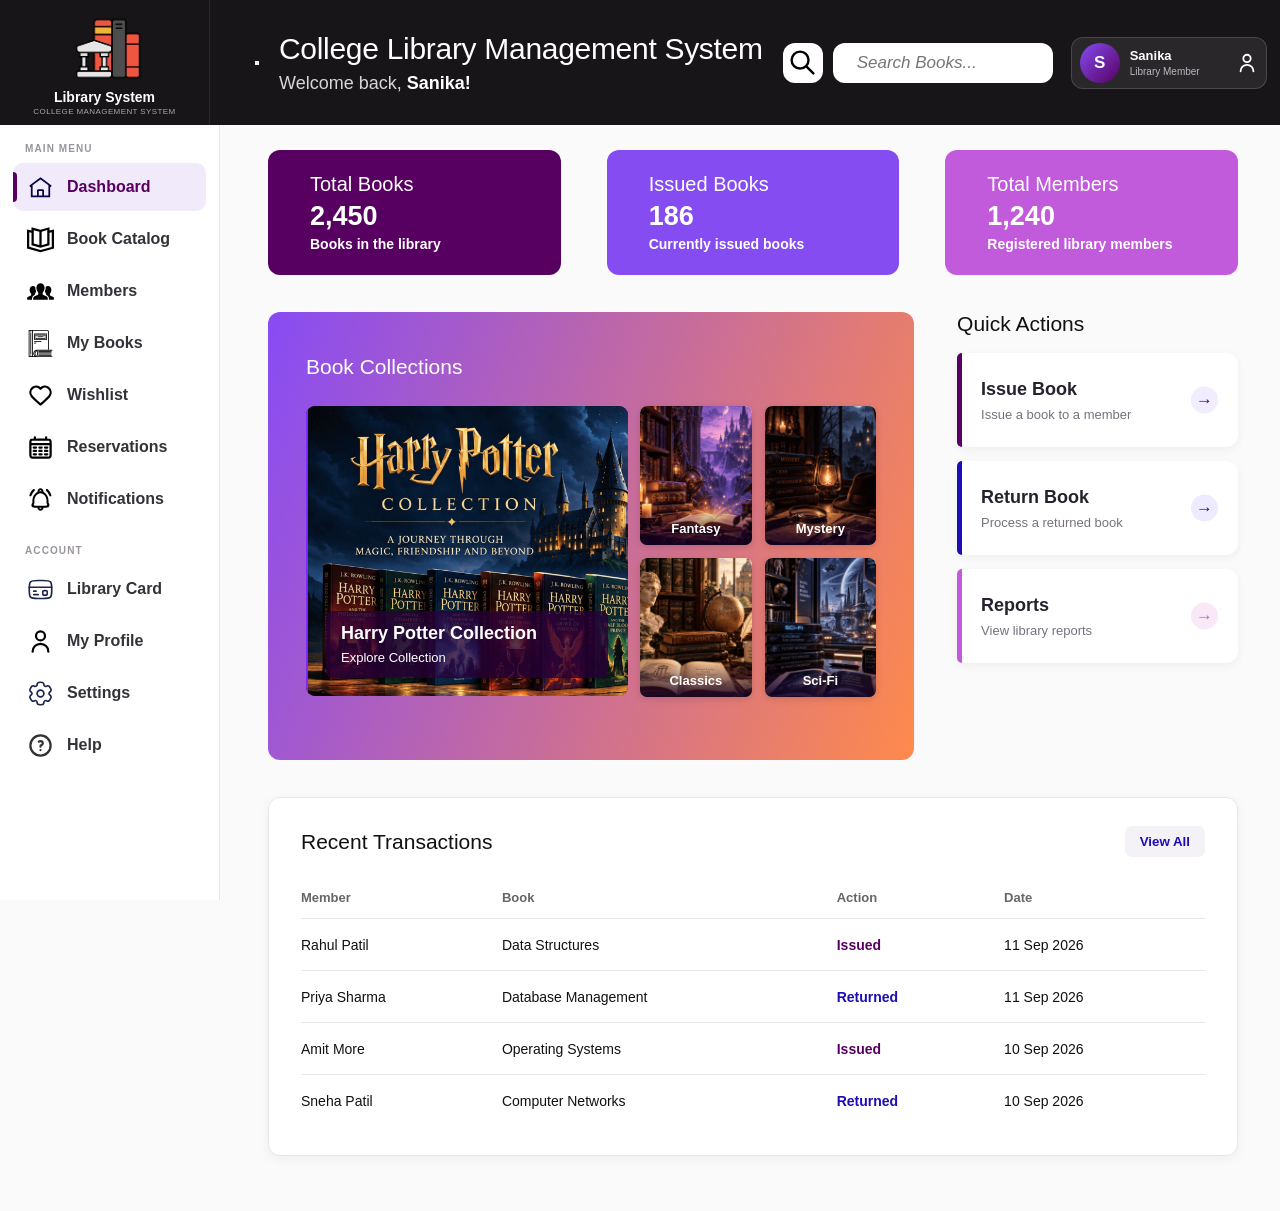
<file: index.html>
<!DOCTYPE html>
<html lang="en">

<head>
    <meta charset="UTF-8">
    <meta name="viewport" content="width=device-width, initial-scale=1.0">
    <title>College Library Management System</title>
    <link rel="stylesheet" href="css/common.css">
    <link rel="stylesheet" href="css/dashboard.css">

    <style>
        .quick-link {
            display: block;
            width: 100%;
            text-decoration: none;
            border: 0;
        }

        .modal {
            position: fixed;
            top: 0;
            left: 0;
            width: 100%;
            height: 100%;
            display: none;
            align-items: center;
            justify-content: center;
            padding: 30px;
            background: rgba(25, 15, 40, 0.55);
            z-index: 1000;
        }

        .modal.active {
            display: flex;
        }

        .modal-box {
            width: 520px;
            max-width: 100%;
            padding: 30px;
            border-radius: 14px;
            background: var(--white);
            box-shadow: 0 15px 45px rgba(0, 0, 0, 0.2);
            animation: modalOpen 0.2s ease;
        }

        @keyframes modalOpen {
            from {
                opacity: 0;
                transform: translateY(-15px) scale(0.98);
            }

            to {
                opacity: 1;
                transform: translateY(0) scale(1);
            }
        }

        .modal-header {
            display: flex;
            align-items: center;
            justify-content: space-between;
            margin-bottom: 25px;
        }

        .modal-header h2 {
            margin: 0;
            color: var(--text);
            font-size: 23px;
            font-weight: 600;
        }

        .modal-close {
            width: 34px;
            height: 34px;
            border: none;
            border-radius: 50%;
            background: #f1edff;
            color: var(--purple);
            font-size: 22px;
            line-height: 1;
            cursor: pointer;
        }

        .modal-close:hover {
            background: var(--purple);
            color: var(--white);
        }

        .form-group {
            margin-bottom: 16px;
        }

        .form-group label {
            display: block;
            margin-bottom: 7px;
            color: #444444;
            font-size: 13px;
            font-weight: 600;
        }

        .form-group input,
        .form-group select {
            width: 100%;
            height: 44px;
            padding: 0 13px;
            border: 1px solid #dddddd;
            border-radius: 8px;
            outline: none;
            background: #ffffff;
            color: #333333;
            font-family: inherit;
            font-size: 14px;
        }

        .form-group input:focus,
        .form-group select:focus {
            border-color: var(--purple);
            box-shadow: 0 0 0 3px rgba(91, 42, 134, 0.08);
        }

        .form-row {
            display: grid;
            grid-template-columns: 1fr 1fr;
            gap: 15px;
        }

        .form-actions {
            display: flex;
            justify-content: flex-end;
            gap: 10px;
            margin-top: 25px;
        }

        .form-button {
            padding: 10px 18px;
            border: none;
            border-radius: 7px;
            font-family: inherit;
            font-size: 13px;
            font-weight: 600;
            cursor: pointer;
        }

        .cancel-button {
            background: #eeeeee;
            color: #555555;
        }

        .submit-button {
            background: var(--purple);
            color: var(--white);
        }

        .submit-button:hover {
            background: var(--blue-purple);
        }
    </style>
</head>

<body>

    <header class="site-header">

        <div class="header-logo">
            <img src="logo.png" alt="College Library Logo">

            <div class="brand-info">
                <strong>Library System</strong>
                <span>College Management System</span>
            </div>
        </div>

        <div class="topbar">

            <button class="menu-btn" id="menuBtn" type="button">
                <span class="menu-line"></span>
                <span class="menu-line"></span>
                <span class="menu-line"></span>
            </button>

            <div class="welcome">
                <h1>College Library Management System</h1>
                <p>Welcome back, <strong>Sanika!</strong></p>
            </div>

            <div class="header-actions">

                <div class="search-area">
                    <button class="search-btn" id="searchBtn" type="button">
                        <img src="icons/search.svg" alt="Search">
                    </button>

                    <input type="search"
                           id="bookSearch"
                           placeholder="Search Books..."
                           aria-label="Search Books">
                </div>

                <div class="header-profile">

                    <div class="header-avatar">S</div>

                    <div class="header-user">
                        <strong>Sanika</strong>
                        <span>Library Member</span>
                    </div>

                    <a href="pages/my-profile.html" class="header-profile-link">
                        <img src="icons/user.svg" alt="My Profile">
                    </a>

                </div>

            </div>

        </div>

    </header>

    <aside class="sidebar" id="sidebar">

        <nav class="sidebar-nav">

            <div class="nav-section">

                <span class="nav-title">MAIN MENU</span>

                <a href="index.html" class="nav-item active">
                    <img src="icons/home.svg" alt="Dashboard">
                    <span>Dashboard</span>
                </a>

                <a href="pages/book-catalog.html" class="nav-item">
                    <img src="icons/catalog.svg" alt="Book Catalog">
                    <span>Book Catalog</span>
                </a>

                <a href="pages/members.html" class="nav-item">
                    <img src="icons/members.svg" alt="Members">
                    <span>Members</span>
                </a>

                <a href="pages/my-books.html" class="nav-item">
                    <img src="icons/books.svg" alt="My Books">
                    <span>My Books</span>
                </a>

                <a href="pages/wishlist.html" class="nav-item">
                    <img src="icons/heart.svg" alt="Wishlist">
                    <span>Wishlist</span>
                </a>

                <a href="pages/reservations.html" class="nav-item">
                    <img src="icons/calendar.svg" alt="Reservations">
                    <span>Reservations</span>
                </a>

                <a href="pages/notifications.html" class="nav-item">
                    <img src="icons/notifications.svg" alt="Notifications">
                    <span>Notifications</span>
                </a>

            </div>

            <div class="nav-section account-section">

                <span class="nav-title">ACCOUNT</span>

                <a href="pages/library-card.html" class="nav-item">
                    <img src="icons/card.svg" alt="Library Card">
                    <span>Library Card</span>
                </a>

                <a href="pages/my-profile.html" class="nav-item">
                    <img src="icons/user.svg" alt="My Profile">
                    <span>My Profile</span>
                </a>

                <a href="pages/settings.html" class="nav-item">
                    <img src="icons/settings.svg" alt="Settings">
                    <span>Settings</span>
                </a>

                <a href="pages/help.html" class="nav-item">
                    <img src="icons/help.svg" alt="Help">
                    <span>Help</span>
                </a>

            </div>

        </nav>

    </aside>

    <main class="main">

        <section class="content">

            <div class="stat-grid">

                <button class="stat-card available" type="button">
                    <span>Total Books</span>
                    <strong>2,450</strong>
                    <small>Books in the library</small>
                </button>

                <button class="stat-card arrivals" type="button">
                    <span>Issued Books</span>
                    <strong>186</strong>
                    <small>Currently issued books</small>
                </button>

                <button class="stat-card reserved" type="button">
                    <span>Total Members</span>
                    <strong>1,240</strong>
                    <small>Registered library members</small>
                </button>

            </div>

            <div class="dashboard-grid">

                <section class="collection-card">

                    <h2>Book Collections</h2>

                    <div class="collection-body">

                        <div class="featured-book">

                            <img src="images/harry-potter.png"
                                 alt="Harry Potter Collection"
                                 class="collection-image">

                            <div class="collection-overlay">
                                <strong>Harry Potter Collection</strong>
                                <span>Explore Collection</span>
                            </div>

                        </div>

                        <div class="mini-books">

                            <div class="mini-book">
                                <img src="images/fantasy.png" alt="Fantasy Collection">
                                <span>Fantasy</span>
                            </div>

                            <div class="mini-book">
                                <img src="images/mystery.png" alt="Mystery Collection">
                                <span>Mystery</span>
                            </div>

                            <div class="mini-book">
                                <img src="images/classics.png" alt="Classics Collection">
                                <span>Classics</span>
                            </div>

                            <div class="mini-book">
                                <img src="images/sci-fi.png" alt="Sci-Fi Collection">
                                <span>Sci-Fi</span>
                            </div>

                        </div>

                    </div>

                </section>

                <aside class="quick-links">

                    <h2>Quick Actions</h2>

                    <button type="button"
                            class="quick-link"
                            id="issueBookBtn">

                        <strong>Issue Book</strong>
                        <span>Issue a book to a member</span>

                    </button>

                    <button type="button"
                            class="quick-link"
                            id="returnBookBtn">

                        <strong>Return Book</strong>
                        <span>Process a returned book</span>

                    </button>

                    <button type="button"
                            class="quick-link"
                            id="reportsBtn">

                        <strong>Reports</strong>
                        <span>View library reports</span>

                    </button>

                </aside>

            </div>

            <section class="transactions-card">

                <div class="section-heading">

                    <h2>Recent Transactions</h2>

                    <button type="button">
                        View All
                    </button>

                </div>

                <div class="transaction-table">

                    <div class="transaction-row transaction-header">
                        <span>Member</span>
                        <span>Book</span>
                        <span>Action</span>
                        <span>Date</span>
                    </div>

                    <div class="transaction-row">
                        <span>Rahul Patil</span>
                        <span>Data Structures</span>
                        <span class="issued">Issued</span>
                        <span>11 Sep 2026</span>
                    </div>

                    <div class="transaction-row">
                        <span>Priya Sharma</span>
                        <span>Database Management</span>
                        <span class="returned">Returned</span>
                        <span>11 Sep 2026</span>
                    </div>

                    <div class="transaction-row">
                        <span>Amit More</span>
                        <span>Operating Systems</span>
                        <span class="issued">Issued</span>
                        <span>10 Sep 2026</span>
                    </div>

                    <div class="transaction-row">
                        <span>Sneha Patil</span>
                        <span>Computer Networks</span>
                        <span class="returned">Returned</span>
                        <span>10 Sep 2026</span>
                    </div>

                </div>

            </section>

        </section>

    </main>


    <!-- Issue Book Modal -->

    <div class="modal" id="issueBookModal">

        <div class="modal-box">

            <div class="modal-header">
                <h2>Issue Book</h2>

                <button type="button"
                        class="modal-close"
                        data-close="issueBookModal">
                    ×
                </button>
            </div>

            <form>

                <div class="form-row">

                    <div class="form-group">
                        <label for="issueMemberId">Member ID</label>
                        <input type="text"
                               id="issueMemberId"
                               placeholder="Enter member ID">
                    </div>

                    <div class="form-group">
                        <label for="issueBookId">Book ID</label>
                        <input type="text"
                               id="issueBookId"
                               placeholder="Enter book ID">
                    </div>

                </div>

                <div class="form-group">
                    <label for="issueMemberName">Member Name</label>
                    <input type="text"
                           id="issueMemberName"
                           placeholder="Enter member name">
                </div>

                <div class="form-group">
                    <label for="issueBookName">Book Name</label>
                    <input type="text"
                           id="issueBookName"
                           placeholder="Enter book name">
                </div>

                <div class="form-row">

                    <div class="form-group">
                        <label for="issueDate">Issue Date</label>
                        <input type="date" id="issueDate">
                    </div>

                    <div class="form-group">
                        <label for="dueDate">Due Date</label>
                        <input type="date" id="dueDate">
                    </div>

                </div>

                <div class="form-actions">

                    <button type="button"
                            class="form-button cancel-button"
                            data-close="issueBookModal">
                        Cancel
                    </button>

                    <button type="submit"
                            class="form-button submit-button">
                        Issue Book
                    </button>

                </div>

            </form>

        </div>

    </div>


    <!-- Return Book Modal -->

    <div class="modal" id="returnBookModal">

        <div class="modal-box">

            <div class="modal-header">

                <h2>Return Book</h2>

                <button type="button"
                        class="modal-close"
                        data-close="returnBookModal">
                    ×
                </button>

            </div>

            <form>

                <div class="form-row">

                    <div class="form-group">
                        <label for="returnMemberId">Member ID</label>
                        <input type="text"
                               id="returnMemberId"
                               placeholder="Enter member ID">
                    </div>

                    <div class="form-group">
                        <label for="returnBookId">Book ID</label>
                        <input type="text"
                               id="returnBookId"
                               placeholder="Enter book ID">
                    </div>

                </div>

                <div class="form-group">
                    <label for="returnMemberName">Member Name</label>
                    <input type="text"
                           id="returnMemberName"
                           placeholder="Enter member name">
                </div>

                <div class="form-group">
                    <label for="returnBookName">Book Name</label>
                    <input type="text"
                           id="returnBookName"
                           placeholder="Enter book name">
                </div>

                <div class="form-row">

                    <div class="form-group">
                        <label for="returnDueDate">Due Date</label>
                        <input type="date" id="returnDueDate">
                    </div>

                    <div class="form-group">
                        <label for="returnDate">Return Date</label>
                        <input type="date" id="returnDate">
                    </div>

                </div>

                <div class="form-group">
                    <label for="fine">Fine</label>
                    <input type="text"
                           id="fine"
                           placeholder="Enter fine amount">
                </div>

                <div class="form-actions">

                    <button type="button"
                            class="form-button cancel-button"
                            data-close="returnBookModal">
                        Cancel
                    </button>

                    <button type="submit"
                            class="form-button submit-button">
                        Return Book
                    </button>

                </div>

            </form>

        </div>

    </div>


    <script src="script.js"></script>

    <script>

        const issueBookBtn = document.getElementById("issueBookBtn");
        const returnBookBtn = document.getElementById("returnBookBtn");

        const issueBookModal = document.getElementById("issueBookModal");
        const returnBookModal = document.getElementById("returnBookModal");

        issueBookBtn.addEventListener("click", () => {
            issueBookModal.classList.add("active");
        });

        returnBookBtn.addEventListener("click", () => {
            returnBookModal.classList.add("active");
        });


        document.querySelectorAll("[data-close]").forEach(button => {

            button.addEventListener("click", () => {

                const modalId = button.getAttribute("data-close");

                document.getElementById(modalId).classList.remove("active");

            });

        });


        document.querySelectorAll(".modal").forEach(modal => {

            modal.addEventListener("click", event => {

                if (event.target === modal) {
                    modal.classList.remove("active");
                }

            });

        });


        document.addEventListener("keydown", event => {

            if (event.key === "Escape") {

                document.querySelectorAll(".modal").forEach(modal => {
                    modal.classList.remove("active");
                });

            }

        });


        document.getElementById("reportsBtn").addEventListener("click", () => {
            window.location.href = "pages/reports.html";
        });

    </script>

</body>

</html>
</file>
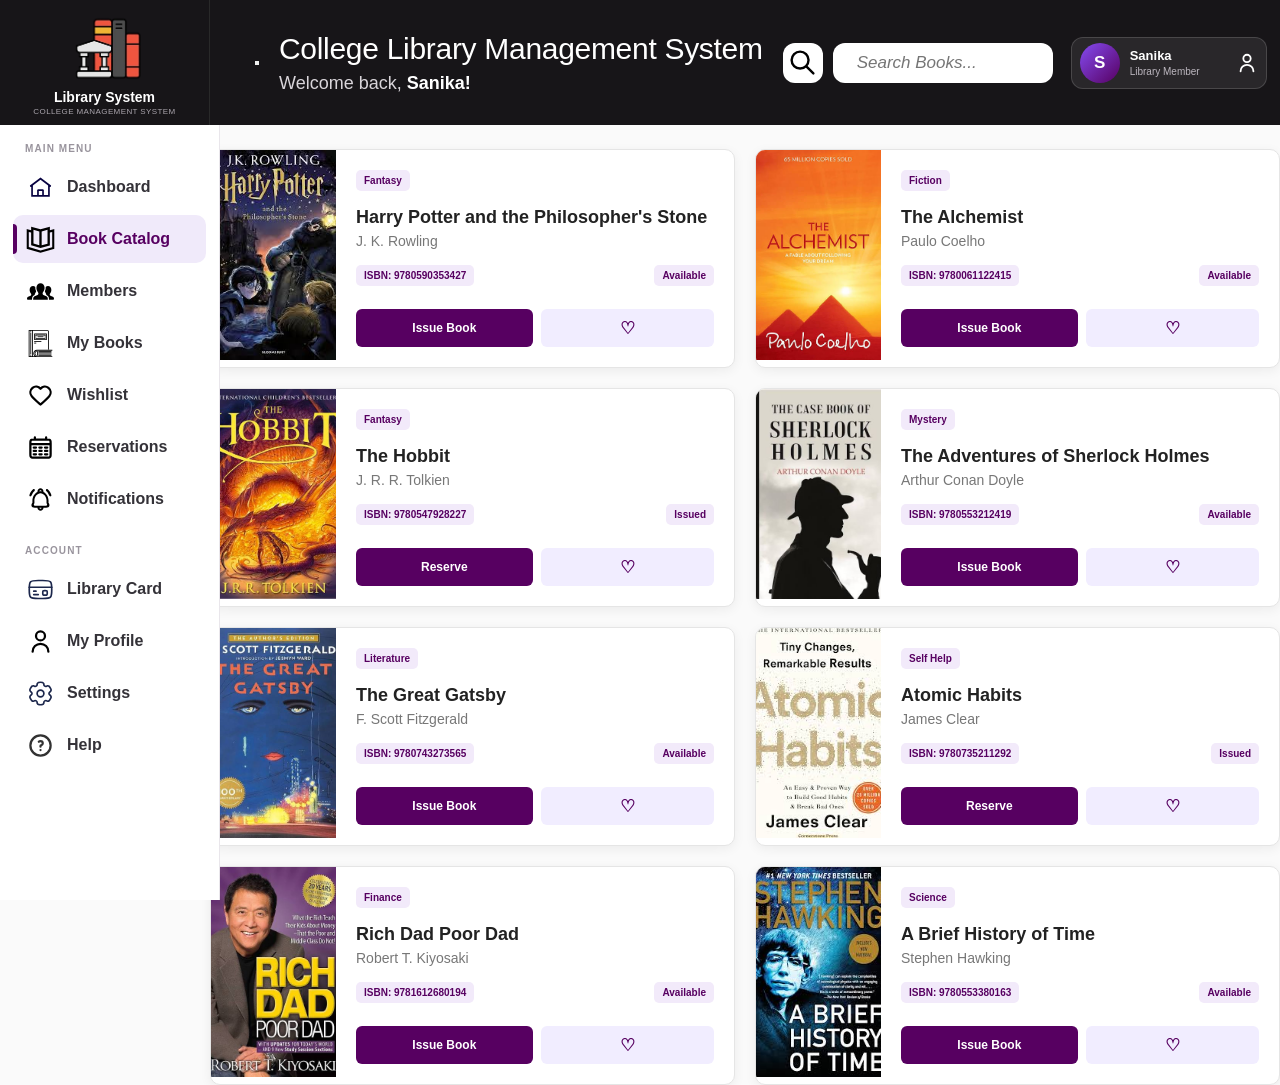
<file: pages/book-catalog.html>
<!DOCTYPE html>
<html lang="en">
<head>
    <meta charset="UTF-8">
    <meta name="viewport" content="width=device-width, initial-scale=1.0">
    <title>Book Catalog - Library System</title>
    <link rel="stylesheet" href="../css/common.css">
    <link rel="stylesheet" href="../css/catalog.css">
</head>
<body>
    <header class="site-header">
        <div class="header-logo">
            <img src="../logo.png" alt="College Library Logo">
            <div class="brand-info">
                <strong>Library System</strong>
                <span>College Management System</span>
            </div>
        </div>

        <div class="topbar">
            <button class="menu-btn" id="menuBtn" type="button">
                <span class="menu-line"></span>
                <span class="menu-line"></span>
                <span class="menu-line"></span>
            </button>

            <div class="welcome">
                <h1>College Library Management System</h1>
                <p>Welcome back, <strong>Sanika!</strong></p>
            </div>

            <div class="header-actions">
                <div class="search-area">
                    <button class="search-btn" id="searchBtn" type="button">
                        <img src="../icons/search.svg" alt="Search">
                    </button>
                    <input type="search" id="bookSearch" placeholder="Search Books..." aria-label="Search Books">
                </div>

                <div class="header-profile">
                    <div class="header-avatar">S</div>

                    <div class="header-user">
                        <strong>Sanika</strong>
                        <span>Library Member</span>
                    </div>

                    <a href="my-profile.html" class="header-profile-link">
                        <img src="../icons/user.svg" alt="My Profile">
                    </a>
                </div>
            </div>
        </div>
    </header>

    <aside class="sidebar" id="sidebar">
        <nav class="sidebar-nav">
            <div class="nav-section">
                <span class="nav-title">MAIN MENU</span>

                <a href="../index.html" class="nav-item">
                    <img src="../icons/home.svg" alt="Dashboard">
                    <span>Dashboard</span>
                </a>

                <a href="book-catalog.html" class="nav-item active">
                    <img src="../icons/catalog.svg" alt="Book Catalog">
                    <span>Book Catalog</span>
                </a>

                <a href="members.html" class="nav-item">
                    <img src="../icons/members.svg" alt="Members">
                    <span>Members</span>
                </a>

                <a href="my-books.html" class="nav-item">
                    <img src="../icons/books.svg" alt="My Books">
                    <span>My Books</span>
                </a>

                <a href="wishlist.html" class="nav-item">
                    <img src="../icons/heart.svg" alt="Wishlist">
                    <span>Wishlist</span>
                </a>

                <a href="reservations.html" class="nav-item">
                    <img src="../icons/calendar.svg" alt="Reservations">
                    <span>Reservations</span>
                </a>

                <a href="notifications.html" class="nav-item">
                    <img src="../icons/notifications.svg" alt="Notifications">
                    <span>Notifications</span>
                </a>
            </div>

            <div class="nav-section account-section">
                <span class="nav-title">ACCOUNT</span>

                <a href="library-card.html" class="nav-item">
                    <img src="../icons/card.svg" alt="Library Card">
                    <span>Library Card</span>
                </a>

                <a href="my-profile.html" class="nav-item">
                    <img src="../icons/user.svg" alt="My Profile">
                    <span>My Profile</span>
                </a>

                <a href="settings.html" class="nav-item">
                    <img src="../icons/settings.svg" alt="Settings">
                    <span>Settings</span>
                </a>

                <a href="help.html" class="nav-item">
                    <img src="../icons/help.svg" alt="Help">
                    <span>Help</span>
                </a>
            </div>
        </nav>
    </aside>

    <main class="main">
        <section class="catalog-page">
    <div class="catalog-heading">
        <div>
            <h2>Book Catalog</h2>
            <p>Explore books available in the college library.</p>
        </div>
        <span class="book-count">2,450 Books</span>
    </div>

    <div class="catalog-filters">
        <div class="catalog-search">
            <img src="../icons/search.svg" alt="Search">
            <input type="search" placeholder="Search by title, author or subject...">
        </div>

        <select>
            <option>All Categories</option>
            <option>Fiction</option>
            <option>Fantasy</option>
            <option>Mystery</option>
            <option>Literature</option>
            <option>Biography</option>
            <option>Self Help</option>
            <option>History</option>
            <option>Educational</option>
        </select>

        <select>
            <option>All Availability</option>
            <option>Available</option>
            <option>Issued</option>
            <option>Reserved</option>
        </select>
    </div>

    <div class="catalog-grid">
        <article class="book-card">
            <div class="book-cover">
                <img src="../images/harry-potter-book.jpg" alt="Harry Potter and the Philosopher's Stone">
            </div>
            <div class="book-info">
                <span class="book-category">Fantasy</span>
                <h3>Harry Potter and the Philosopher's Stone</h3>
                <p>J. K. Rowling</p>
                <div class="book-meta">
                    <span>ISBN: 9780590353427</span>
                    <span class="available-status">Available</span>
                </div>
                <div class="book-actions">
                    <button type="button">Issue Book</button>
                    <button type="button" class="secondary-btn">♡</button>
                </div>
            </div>
        </article>

        <article class="book-card">
            <div class="book-cover">
                <img src="../images/alchemist.jpg" alt="The Alchemist">
            </div>
            <div class="book-info">
                <span class="book-category">Fiction</span>
                <h3>The Alchemist</h3>
                <p>Paulo Coelho</p>
                <div class="book-meta">
                    <span>ISBN: 9780061122415</span>
                    <span class="available-status">Available</span>
                </div>
                <div class="book-actions">
                    <button type="button">Issue Book</button>
                    <button type="button" class="secondary-btn">♡</button>
                </div>
            </div>
        </article>

        <article class="book-card">
            <div class="book-cover">
                <img src="../images/hobbit.jpg" alt="The Hobbit">
            </div>
            <div class="book-info">
                <span class="book-category">Fantasy</span>
                <h3>The Hobbit</h3>
                <p>J. R. R. Tolkien</p>
                <div class="book-meta">
                    <span>ISBN: 9780547928227</span>
                    <span class="issued-status">Issued</span>
                </div>
                <div class="book-actions">
                    <button type="button" class="reserve-btn">Reserve</button>
                    <button type="button" class="secondary-btn">♡</button>
                </div>
            </div>
        </article>

        <article class="book-card">
            <div class="book-cover">
                <img src="../images/sherlock-holmes.jpg" alt="Sherlock Holmes">
            </div>
            <div class="book-info">
                <span class="book-category">Mystery</span>
                <h3>The Adventures of Sherlock Holmes</h3>
                <p>Arthur Conan Doyle</p>
                <div class="book-meta">
                    <span>ISBN: 9780553212419</span>
                    <span class="available-status">Available</span>
                </div>
                <div class="book-actions">
                    <button type="button">Issue Book</button>
                    <button type="button" class="secondary-btn">♡</button>
                </div>
            </div>
        </article>

        <article class="book-card">
            <div class="book-cover">
                <img src="../images/great-gatsby.jpg" alt="The Great Gatsby">
            </div>
            <div class="book-info">
                <span class="book-category">Literature</span>
                <h3>The Great Gatsby</h3>
                <p>F. Scott Fitzgerald</p>
                <div class="book-meta">
                    <span>ISBN: 9780743273565</span>
                    <span class="available-status">Available</span>
                </div>
                <div class="book-actions">
                    <button type="button">Issue Book</button>
                    <button type="button" class="secondary-btn">♡</button>
                </div>
            </div>
        </article>

        <article class="book-card">
            <div class="book-cover">
                <img src="../images/atomic-habits.jpg" alt="Atomic Habits">
            </div>
            <div class="book-info">
                <span class="book-category">Self Help</span>
                <h3>Atomic Habits</h3>
                <p>James Clear</p>
                <div class="book-meta">
                    <span>ISBN: 9780735211292</span>
                    <span class="issued-status">Issued</span>
                </div>
                <div class="book-actions">
                    <button type="button" class="reserve-btn">Reserve</button>
                    <button type="button" class="secondary-btn">♡</button>
                </div>
            </div>
        </article>

        <article class="book-card">
            <div class="book-cover">
                <img src="../images/rich-dad-poor-dad.jpg" alt="Rich Dad Poor Dad">
            </div>
            <div class="book-info">
                <span class="book-category">Finance</span>
                <h3>Rich Dad Poor Dad</h3>
                <p>Robert T. Kiyosaki</p>
                <div class="book-meta">
                    <span>ISBN: 9781612680194</span>
                    <span class="available-status">Available</span>
                </div>
                <div class="book-actions">
                    <button type="button">Issue Book</button>
                    <button type="button" class="secondary-btn">♡</button>
                </div>
            </div>
        </article>

        <article class="book-card">
            <div class="book-cover">
                <img src="../images/brief-history-time.jpg" alt="A Brief History of Time">
            </div>
            <div class="book-info">
                <span class="book-category">Science</span>
                <h3>A Brief History of Time</h3>
                <p>Stephen Hawking</p>
                <div class="book-meta">
                    <span>ISBN: 9780553380163</span>
                    <span class="available-status">Available</span>
                </div>
                <div class="book-actions">
                    <button type="button">Issue Book</button>
                    <button type="button" class="secondary-btn">♡</button>
                </div>
            </div>
        </article>
    </div>
</section>
    </main>

    <script src="../script.js"></script>
</body>
</html>
</file>
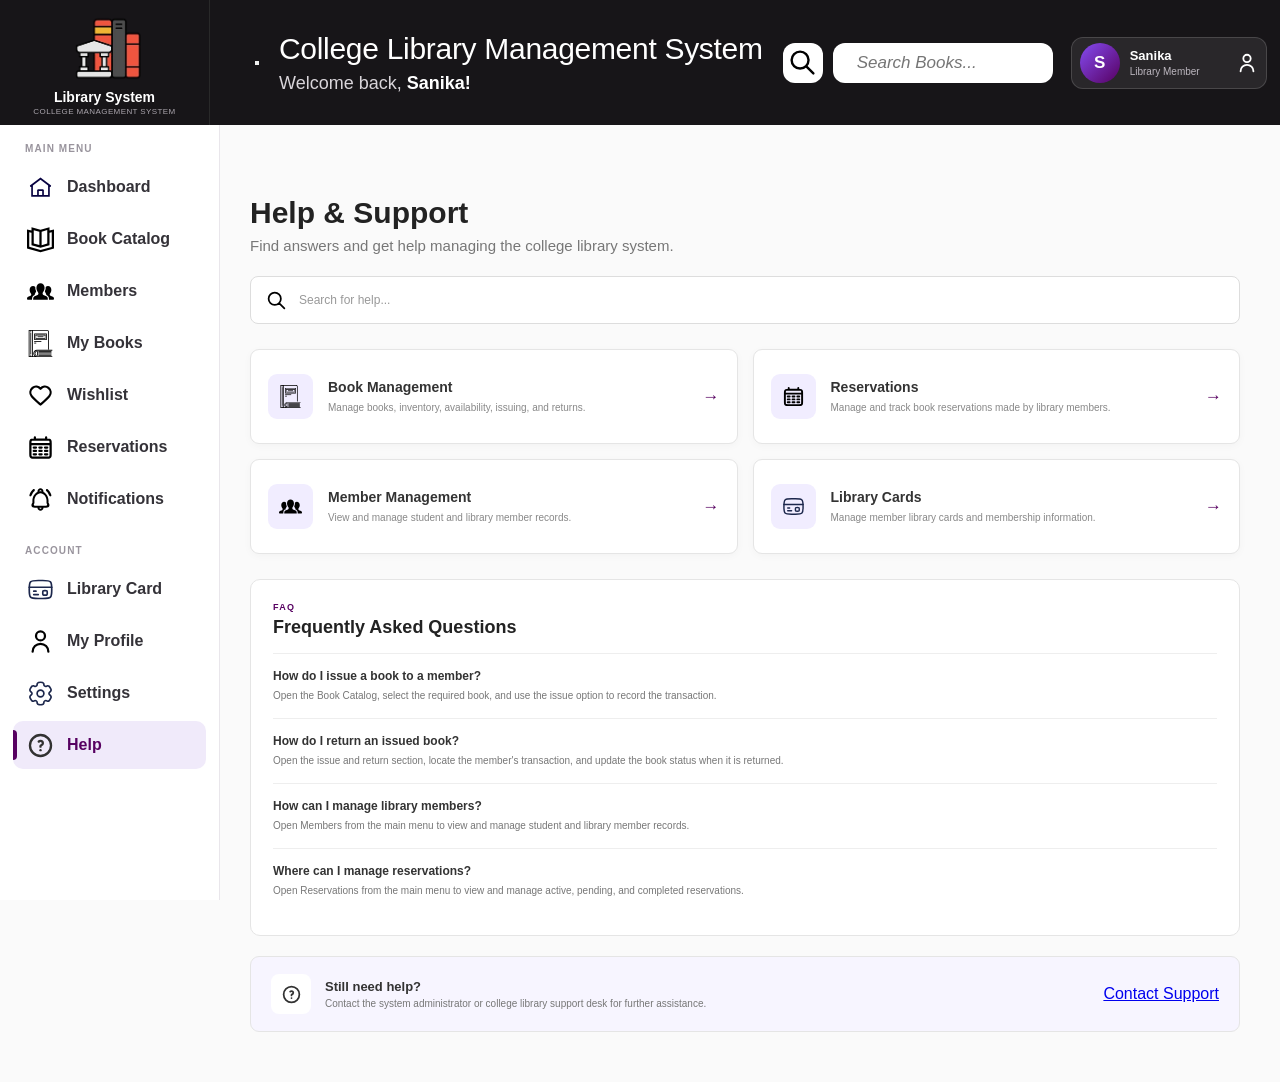
<file: pages/help.html>
<!DOCTYPE html>
<html lang="en">

<head>
    <meta charset="UTF-8">
    <meta name="viewport" content="width=device-width, initial-scale=1.0">
    <title>Help - Library System</title>
    <link rel="stylesheet" href="../css/common.css">
    <link rel="stylesheet" href="../css/help.css">
</head>

<body>

    <header class="site-header">

        <div class="header-logo">
            <img src="../logo.png" alt="College Library Logo">

            <div class="brand-info">
                <strong>Library System</strong>
                <span>College Management System</span>
            </div>
        </div>

        <div class="topbar">

            <button class="menu-btn" id="menuBtn" type="button">
                <span class="menu-line"></span>
                <span class="menu-line"></span>
                <span class="menu-line"></span>
            </button>

            <div class="welcome">
                <h1>College Library Management System</h1>
                <p>Welcome back, <strong>Sanika!</strong></p>
            </div>

            <div class="header-actions">

                <div class="search-area">
                    <button class="search-btn" id="searchBtn" type="button">
                        <img src="../icons/search.svg" alt="Search">
                    </button>

                    <input type="search"
                           id="bookSearch"
                           placeholder="Search Books..."
                           aria-label="Search Books">
                </div>

                <div class="header-profile">
                    <div class="header-avatar">S</div>

                    <div class="header-user">
                        <strong>Sanika</strong>
                        <span>Library Member</span>
                    </div>

                    <a href="my-profile.html" class="header-profile-link">
                        <img src="../icons/user.svg" alt="My Profile">
                    </a>
                </div>

            </div>

        </div>

    </header>

    <aside class="sidebar" id="sidebar">

        <nav class="sidebar-nav">

            <div class="nav-section">

                <span class="nav-title">MAIN MENU</span>

                <a href="../index.html" class="nav-item">
                    <img src="../icons/home.svg" alt="Dashboard">
                    <span>Dashboard</span>
                </a>

                <a href="book-catalog.html" class="nav-item">
                    <img src="../icons/catalog.svg" alt="Book Catalog">
                    <span>Book Catalog</span>
                </a>

                <a href="members.html" class="nav-item">
                    <img src="../icons/members.svg" alt="Members">
                    <span>Members</span>
                </a>

                <a href="my-books.html" class="nav-item">
                    <img src="../icons/books.svg" alt="Issue">
                    <span>My Books</span>
                </a>

                <a href="wishlist.html" class="nav-item">
                    <img src="../icons/heart.svg" alt="Reports">
                    <span>Wishlist</span>
                </a>

                <a href="reservations.html" class="nav-item">
                    <img src="../icons/calendar.svg" alt="Reservations">
                    <span>Reservations</span>
                </a>

                <a href="notifications.html" class="nav-item">
                    <img src="../icons/notifications.svg" alt="Notifications">
                    <span>Notifications</span>
                </a>

            </div>

            <div class="nav-section account-section">

                <span class="nav-title">ACCOUNT</span>

                <a href="library-card.html" class="nav-item">
                    <img src="../icons/card.svg" alt="Library Cards">
                    <span>Library Card</span>
                </a>

                <a href="my-profile.html" class="nav-item">
                    <img src="../icons/user.svg" alt="Admin Profile">
                    <span>My Profile</span>
                </a>

                <a href="settings.html" class="nav-item">
                    <img src="../icons/settings.svg" alt="Settings">
                    <span>Settings</span>
                </a>

                <a href="help.html" class="nav-item active">
                    <img src="../icons/help.svg" alt="Help">
                    <span>Help</span>
                </a>

            </div>

        </nav>

    </aside>

    <main class="main">

        <section class="help-page">

            <div class="help-heading">

                <div>
                    <h2>Help & Support</h2>
                    <p>Find answers and get help managing the college library system.</p>
                </div>

            </div>

            <div class="help-search">

                <img src="../icons/search.svg" alt="Search">

                <input type="search"
                       placeholder="Search for help..."
                       aria-label="Search for help">

            </div>

            <div class="help-grid">

                <a href="book-catalog.html" class="help-card">

                    <div class="help-icon">
                        <img src="../icons/books.svg" alt="Book Management">
                    </div>

                    <div>
                        <h3>Book Management</h3>
                        <p>Manage books, inventory, availability, issuing, and returns.</p>
                    </div>

                    <strong>→</strong>

                </a>

                <a href="reservations.html" class="help-card">

                    <div class="help-icon">
                        <img src="../icons/calendar.svg" alt="Reservations">
                    </div>

                    <div>
                        <h3>Reservations</h3>
                        <p>Manage and track book reservations made by library members.</p>
                    </div>

                    <strong>→</strong>

                </a>

                <a href="members.html" class="help-card">

                    <div class="help-icon">
                        <img src="../icons/members.svg" alt="Member Management">
                    </div>

                    <div>
                        <h3>Member Management</h3>
                        <p>View and manage student and library member records.</p>
                    </div>

                    <strong>→</strong>

                </a>

                <a href="library-card.html" class="help-card">

                    <div class="help-icon">
                        <img src="../icons/card.svg" alt="Library Cards">
                    </div>

                    <div>
                        <h3>Library Cards</h3>
                        <p>Manage member library cards and membership information.</p>
                    </div>

                    <strong>→</strong>

                </a>

            </div>

            <section class="faq-card">

                <div class="faq-heading">
                    <span>FAQ</span>
                    <h3>Frequently Asked Questions</h3>
                </div>

                <div class="faq-item">
                    <h4>How do I issue a book to a member?</h4>
                    <p>Open the Book Catalog, select the required book, and use the issue option to record the transaction.</p>
                </div>

                <div class="faq-item">
                    <h4>How do I return an issued book?</h4>
                    <p>Open the issue and return section, locate the member's transaction, and update the book status when it is returned.</p>
                </div>

                <div class="faq-item">
                    <h4>How can I manage library members?</h4>
                    <p>Open Members from the main menu to view and manage student and library member records.</p>
                </div>

                <div class="faq-item">
                    <h4>Where can I manage reservations?</h4>
                    <p>Open Reservations from the main menu to view and manage active, pending, and completed reservations.</p>
                </div>

            </section>

            <div class="support-box">

                <div class="support-icon">
                    <img src="../icons/help.svg" alt="Support">
                </div>

                <div>
                    <h3>Still need help?</h3>
                    <p>Contact the system administrator or college library support desk for further assistance.</p>
                </div>

                <a href="help.html" class="support-button">
                    Contact Support
                </a>

            </div>

        </section>

    </main>

    <script src="../script.js"></script>

</body>

</html>
</file>
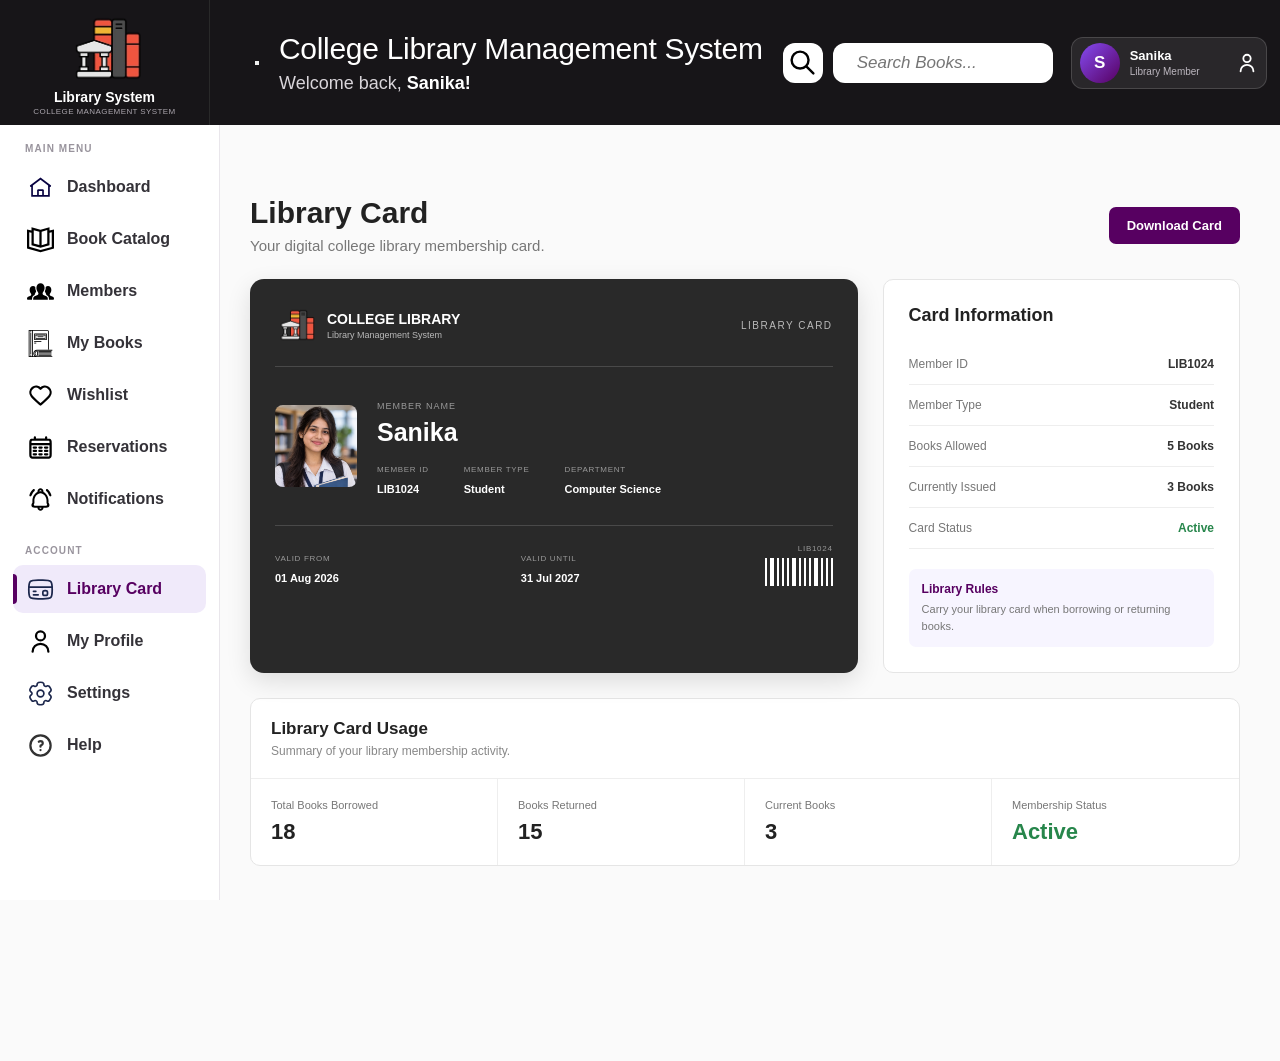
<file: pages/library-card.html>
<!DOCTYPE html>
<html lang="en">
<head>
    <meta charset="UTF-8">
    <meta name="viewport" content="width=device-width, initial-scale=1.0">
    <title>Library Card - Library System</title>
    <link rel="stylesheet" href="../css/common.css">
    <link rel="stylesheet" href="../css/library-card.css">
</head>
<body>
    <header class="site-header">
        <div class="header-logo">
            <img src="../logo.png" alt="College Library Logo">
            <div class="brand-info">
                <strong>Library System</strong>
                <span>College Management System</span>
            </div>
        </div>

        <div class="topbar">
            <button class="menu-btn" id="menuBtn" type="button">
                <span class="menu-line"></span>
                <span class="menu-line"></span>
                <span class="menu-line"></span>
            </button>

            <div class="welcome">
                <h1>College Library Management System</h1>
                <p>Welcome back, <strong>Sanika!</strong></p>
            </div>

            <div class="header-actions">
                <div class="search-area">
                    <button class="search-btn" id="searchBtn" type="button">
                        <img src="../icons/search.svg" alt="Search">
                    </button>
                    <input type="search" id="bookSearch" placeholder="Search Books..." aria-label="Search Books">
                </div>

                <div class="header-profile">
                    <div class="header-avatar">S</div>
                    <div class="header-user">
                        <strong>Sanika</strong>
                        <span>Library Member</span>
                    </div>
                    <a href="my-profile.html" class="header-profile-link">
                        <img src="../icons/user.svg" alt="My Profile">
                    </a>
                </div>
            </div>
        </div>
    </header>

    <aside class="sidebar" id="sidebar">
        <nav class="sidebar-nav">
            <div class="nav-section">
                <span class="nav-title">MAIN MENU</span>

                <a href="../index.html" class="nav-item">
                    <img src="../icons/home.svg" alt="Dashboard">
                    <span>Dashboard</span>
                </a>

                <a href="book-catalog.html" class="nav-item">
                    <img src="../icons/catalog.svg" alt="Book Catalog">
                    <span>Book Catalog</span>
                </a>

                <a href="members.html" class="nav-item">
                    <img src="../icons/members.svg" alt="Members">
                    <span>Members</span>
                </a>

                <a href="my-books.html" class="nav-item">
                    <img src="../icons/books.svg" alt="My Books">
                    <span>My Books</span>
                </a>

                <a href="wishlist.html" class="nav-item">
                    <img src="../icons/heart.svg" alt="Wishlist">
                    <span>Wishlist</span>
                </a>

                <a href="reservations.html" class="nav-item">
                    <img src="../icons/calendar.svg" alt="Reservations">
                    <span>Reservations</span>
                </a>

                <a href="notifications.html" class="nav-item">
                    <img src="../icons/notifications.svg" alt="Notifications">
                    <span>Notifications</span>
                </a>
            </div>

            <div class="nav-section account-section">
                <span class="nav-title">ACCOUNT</span>

                <a href="library-card.html" class="nav-item active">
                    <img src="../icons/card.svg" alt="Library Card">
                    <span>Library Card</span>
                </a>

                <a href="my-profile.html" class="nav-item">
                    <img src="../icons/user.svg" alt="My Profile">
                    <span>My Profile</span>
                </a>

                <a href="settings.html" class="nav-item">
                    <img src="../icons/settings.svg" alt="Settings">
                    <span>Settings</span>
                </a>

                <a href="help.html" class="nav-item">
                    <img src="../icons/help.svg" alt="Help">
                    <span>Help</span>
                </a>
            </div>
        </nav>
    </aside>

    <main class="main">
        <section class="library-card-page">
            <div class="library-card-heading">
                <div>
                    <h2>Library Card</h2>
                    <p>Your digital college library membership card.</p>
                </div>
                <button class="download-card-btn" type="button">Download Card</button>
            </div>

            <div class="library-card-layout">
                <section class="digital-card">
                    <div class="card-header">
                        <div class="card-brand">
                            <img src="../logo.png" alt="College Logo">
                            <div>
                                <strong>COLLEGE LIBRARY</strong>
                                <span>Library Management System</span>
                            </div>
                        </div>
                        <span class="card-label">LIBRARY CARD</span>
                    </div>

                    <div class="card-main">
                        <div class="card-member-avatar"><img src="../images/student-profile.png" alt="Student Profile"></div>

                        <div class="card-member-info">
                            <span>MEMBER NAME</span>
                            <h3>Sanika</h3>

                            <div class="card-details">
                                <div>
                                    <span>MEMBER ID</span>
                                    <strong>LIB1024</strong>
                                </div>

                                <div>
                                    <span>MEMBER TYPE</span>
                                    <strong>Student</strong>
                                </div>

                                <div>
                                    <span>DEPARTMENT</span>
                                    <strong>Computer Science</strong>
                                </div>
                            </div>
                        </div>
                    </div>

                    <div class="card-footer">
                        <div>
                            <span>VALID FROM</span>
                            <strong>01 Aug 2026</strong>
                        </div>

                        <div>
                            <span>VALID UNTIL</span>
                            <strong>31 Jul 2027</strong>
                        </div>

                        <div class="card-code">
                            <span>LIB1024</span>
                            <div class="barcode">
                                <i></i>
                                <i></i>
                                <i></i>
                                <i></i>
                                <i></i>
                                <i></i>
                                <i></i>
                                <i></i>
                                <i></i>
                                <i></i>
                                <i></i>
                                <i></i>
                                <i></i>
                            </div>
                        </div>
                    </div>
                </section>

                <aside class="card-information">
                    <h3>Card Information</h3>

                    <div class="card-info-row">
                        <span>Member ID</span>
                        <strong>LIB1024</strong>
                    </div>

                    <div class="card-info-row">
                        <span>Member Type</span>
                        <strong>Student</strong>
                    </div>

                    <div class="card-info-row">
                        <span>Books Allowed</span>
                        <strong>5 Books</strong>
                    </div>

                    <div class="card-info-row">
                        <span>Currently Issued</span>
                        <strong>3 Books</strong>
                    </div>

                    <div class="card-info-row">
                        <span>Card Status</span>
                        <strong class="card-active">Active</strong>
                    </div>

                    <div class="card-note">
                        <strong>Library Rules</strong>
                        <p>Carry your library card when borrowing or returning books.</p>
                    </div>
                </aside>
            </div>

            <section class="card-usage">
                <div class="usage-heading">
                    <div>
                        <h3>Library Card Usage</h3>
                        <p>Summary of your library membership activity.</p>
                    </div>
                </div>

                <div class="usage-grid">
                    <div class="usage-item">
                        <span>Total Books Borrowed</span>
                        <strong>18</strong>
                    </div>

                    <div class="usage-item">
                        <span>Books Returned</span>
                        <strong>15</strong>
                    </div>

                    <div class="usage-item">
                        <span>Current Books</span>
                        <strong>3</strong>
                    </div>

                    <div class="usage-item">
                        <span>Membership Status</span>
                        <strong class="card-active">Active</strong>
                    </div>
                </div>
            </section>
        </section>
    </main>

    <script src="../script.js"></script>
</body>
</html>
</file>
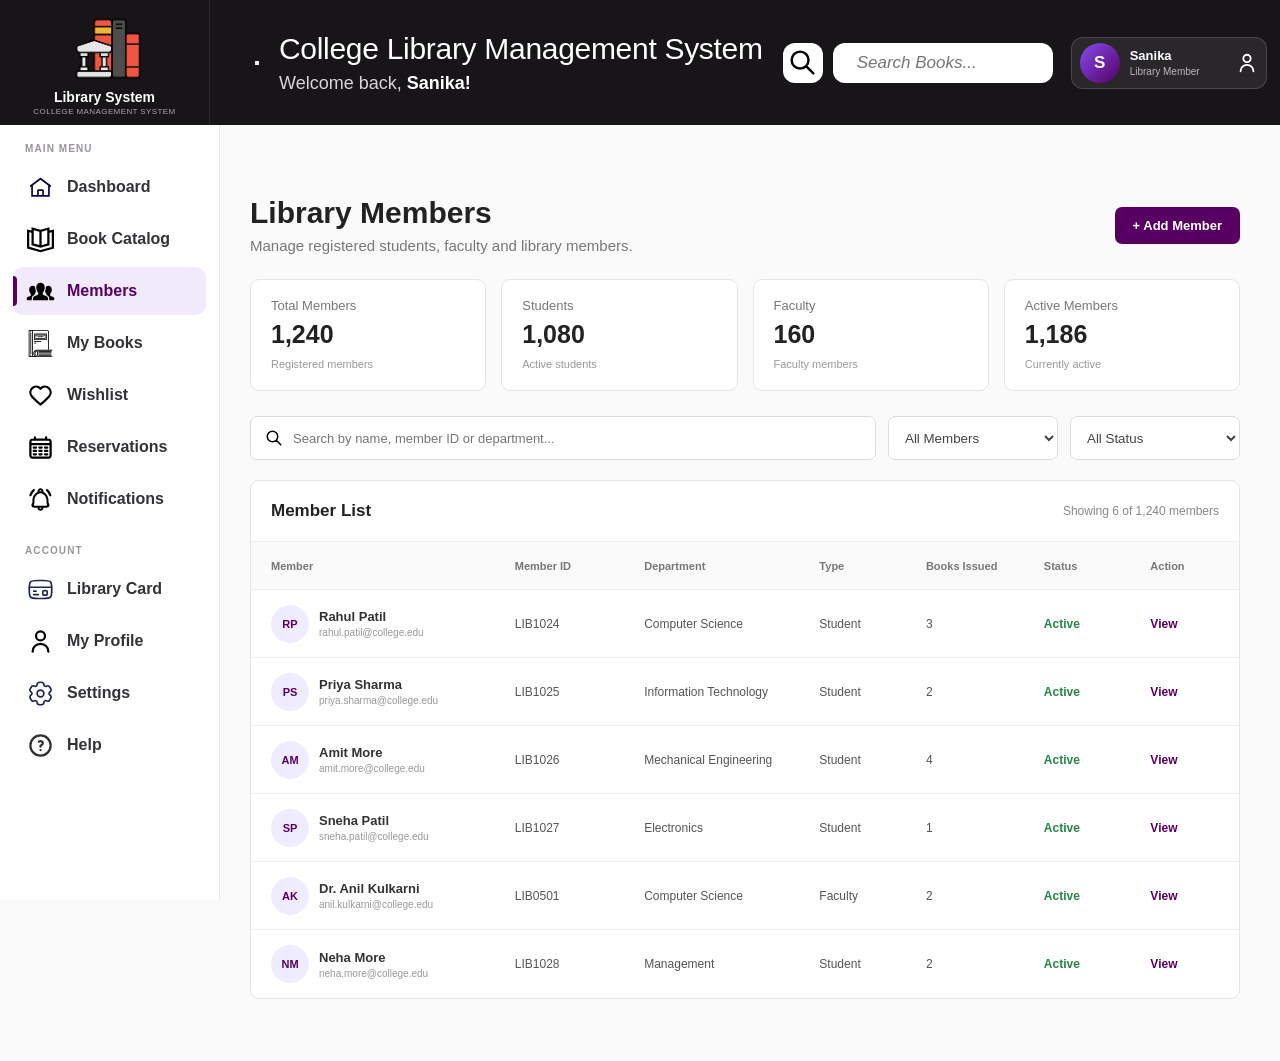
<file: pages/members.html>
<!DOCTYPE html>
<html lang="en">

<head>
    <meta charset="UTF-8">
    <meta name="viewport" content="width=device-width, initial-scale=1.0">
    <title>Members - Library System</title>
    <link rel="stylesheet" href="../css/common.css">
    <link rel="stylesheet" href="../css/members.css">

    <style>
        .add-member-toggle {
            display: none;
        }

        .add-member-details {
            position: relative;
        }

        .add-member-btn {
            cursor: pointer;
        }

        .add-member-modal {
            display: none;
            position: fixed;
            top: 80px;
            left: 0;
            right: 0;
            bottom: 0;
            background: rgba(0, 0, 0, 0.45);
            z-index: 1000;
            align-items: center;
            justify-content: center;
            padding: 90px 30px 30px;
            box-sizing: border-box;
        }

        .add-member-toggle:checked ~ .add-member-modal {
            display: flex;
        }

        .member-form-card {
            width: 100%;
            max-width: 720px;
            max-height: calc(100vh - 120px);
            overflow-y: auto;
            background: #ffffff;
            border-radius: 14px;
            padding: 26px 30px;
            box-sizing: border-box;
            box-shadow: 0 20px 50px rgba(0, 0, 0, 0.18);
        }

        .member-form-header {
            display: flex;
            align-items: flex-start;
            justify-content: space-between;
            margin-bottom: 20px;
        }

        .member-form-header h3 {
            margin: 0;
            color: #272044;
            font-size: 24px;
            font-weight: 600;
        }

        .member-form-header p {
            margin: 5px 0 0;
            color: #777777;
            font-size: 14px;
        }

        .member-form {
            display: grid;
            grid-template-columns: 1fr 1fr;
            gap: 15px 18px;
        }

        .form-group {
            display: flex;
            flex-direction: column;
            gap: 6px;
        }

        .form-group.full-width {
            grid-column: 1 / -1;
        }

        .form-group label {
            color: #333333;
            font-size: 14px;
            font-weight: 600;
        }

        .form-group input,
        .form-group select,
        .form-group textarea {
            width: 100%;
            box-sizing: border-box;
            border: 1px solid #dddddd;
            border-radius: 8px;
            padding: 10px 12px;
            font-family: inherit;
            font-size: 14px;
            color: #333333;
            background: #ffffff;
            outline: none;
        }

        .form-group input:focus,
        .form-group select:focus,
        .form-group textarea:focus {
            border-color: #6f4bb2;
            box-shadow: 0 0 0 3px rgba(111, 75, 178, 0.08);
        }

        .form-group textarea {
            min-height: 65px;
            resize: vertical;
        }

        .form-actions {
            grid-column: 1 / -1;
            display: flex;
            justify-content: flex-end;
            gap: 12px;
            margin-top: 5px;
            padding-top: 17px;
            border-top: 1px solid #eeeeee;
        }

        .cancel-member-btn,
        .save-member-btn {
            border: none;
            border-radius: 8px;
            padding: 10px 22px;
            font-size: 14px;
            font-weight: 600;
            cursor: pointer;
        }

        .cancel-member-btn {
            background: #f1f1f1;
            color: #555555;
        }

        .save-member-btn {
            background: #6f4bb2;
            color: #ffffff;
        }

        .cancel-member-btn:hover {
            background: #e5e5e5;
        }

        .save-member-btn:hover {
            background: #5e3fa0;
        }
    </style>
</head>

<body>

    <header class="site-header">

        <div class="header-logo">
            <img src="../logo.png" alt="College Library Logo">

            <div class="brand-info">
                <strong>Library System</strong>
                <span>College Management System</span>
            </div>
        </div>

        <div class="topbar">

            <button class="menu-btn" type="button">
                <span class="menu-line"></span>
                <span class="menu-line"></span>
                <span class="menu-line"></span>
            </button>

            <div class="welcome">
                <h1>College Library Management System</h1>
                <p>Welcome back, <strong>Sanika!</strong></p>
            </div>

            <div class="header-actions">

                <div class="search-area">

                    <button class="search-btn" type="button">
                        <img src="../icons/search.svg" alt="Search">
                    </button>

                    <input type="search"
                           placeholder="Search Books..."
                           aria-label="Search Books">

                </div>

                <div class="header-profile">

                    <div class="header-avatar">S</div>

                    <div class="header-user">
                        <strong>Sanika</strong>
                        <span>Library Member</span>
                    </div>

                    <a href="my-profile.html" class="header-profile-link">
                        <img src="../icons/user.svg" alt="My Profile">
                    </a>

                </div>

            </div>

        </div>

    </header>


    <aside class="sidebar">

        <nav class="sidebar-nav">

            <div class="nav-section">

                <span class="nav-title">MAIN MENU</span>

                <a href="../index.html" class="nav-item">
                    <img src="../icons/home.svg" alt="Dashboard">
                    <span>Dashboard</span>
                </a>

                <a href="book-catalog.html" class="nav-item">
                    <img src="../icons/catalog.svg" alt="Book Catalog">
                    <span>Book Catalog</span>
                </a>

                <a href="members.html" class="nav-item active">
                    <img src="../icons/members.svg" alt="Members">
                    <span>Members</span>
                </a>

                <a href="my-books.html" class="nav-item">
                    <img src="../icons/books.svg" alt="My Books">
                    <span>My Books</span>
                </a>

                <a href="wishlist.html" class="nav-item">
                    <img src="../icons/heart.svg" alt="Wishlist">
                    <span>Wishlist</span>
                </a>

                <a href="reservations.html" class="nav-item">
                    <img src="../icons/calendar.svg" alt="Reservations">
                    <span>Reservations</span>
                </a>

                <a href="notifications.html" class="nav-item">
                    <img src="../icons/notifications.svg" alt="Notifications">
                    <span>Notifications</span>
                </a>

            </div>


            <div class="nav-section account-section">

                <span class="nav-title">ACCOUNT</span>

                <a href="library-card.html" class="nav-item">
                    <img src="../icons/card.svg" alt="Library Card">
                    <span>Library Card</span>
                </a>

                <a href="my-profile.html" class="nav-item">
                    <img src="../icons/user.svg" alt="My Profile">
                    <span>My Profile</span>
                </a>

                <a href="settings.html" class="nav-item">
                    <img src="../icons/settings.svg" alt="Settings">
                    <span>Settings</span>
                </a>

                <a href="help.html" class="nav-item">
                    <img src="../icons/help.svg" alt="Help">
                    <span>Help</span>
                </a>

            </div>

        </nav>

    </aside>


    <main class="main">

        <section class="members-page">

            <div class="members-heading">

                <div>
                    <h2>Library Members</h2>
                    <p>Manage registered students, faculty and library members.</p>
                </div>


                <div class="add-member-details">

                    <input type="checkbox"
                           id="addMemberToggle"
                           class="add-member-toggle">

                    <label for="addMemberToggle"
                           class="add-member-btn">
                        + Add Member
                    </label>


                    <div class="add-member-modal">

                        <div class="member-form-card">

                            <div class="member-form-header">

                                <div>
                                    <h3>Add New Member</h3>
                                    <p>Enter the details of the new library member.</p>
                                </div>

                            </div>


                            <form class="member-form">

                                <div class="form-group">
                                    <label for="memberName">Full Name</label>

                                    <input type="text"
                                           id="memberName"
                                           placeholder="Enter full name">
                                </div>


                                <div class="form-group">
                                    <label for="memberEmail">Email Address</label>

                                    <input type="email"
                                           id="memberEmail"
                                           placeholder="example@college.edu">
                                </div>


                                <div class="form-group">
                                    <label for="memberId">Member ID</label>

                                    <input type="text"
                                           id="memberId"
                                           placeholder="LIB1029">
                                </div>


                                <div class="form-group">
                                    <label for="membSystemhone">Phone Number</label>

                                    <input type="tel"
                                           id="membSystemhone"
                                           placeholder="Enter phone number">
                                </div>


                                <div class="form-group">

                                    <label for="memberDepartment">
                                        Department
                                    </label>

                                    <select id="memberDepartment">

                                        <option>Select Department</option>
                                        <option>Computer Science</option>
                                        <option>Information Technology</option>
                                        <option>Mechanical Engineering</option>
                                        <option>Electronics</option>
                                        <option>Electrical Engineering</option>
                                        <option>Civil Engineering</option>
                                        <option>Management</option>
                                        <option>Arts</option>
                                        <option>Science</option>

                                    </select>

                                </div>


                                <div class="form-group">

                                    <label for="memberType">
                                        Member Type
                                    </label>

                                    <select id="memberType">

                                        <option>Select Member Type</option>
                                        <option>Student</option>
                                        <option>Faculty</option>

                                    </select>

                                </div>


                                <div class="form-group">

                                    <label for="memberDob">
                                        Date of Birth
                                    </label>

                                    <input type="date"
                                           id="memberDob">

                                </div>


                                <div class="form-group">

                                    <label for="memberStatus">
                                        Status
                                    </label>

                                    <select id="memberStatus">

                                        <option>Active</option>
                                        <option>Inactive</option>

                                    </select>

                                </div>


                                <div class="form-group full-width">

                                    <label for="memberAddress">
                                        Address
                                    </label>

                                    <textarea id="memberAddress"
                                              placeholder="Enter complete address"></textarea>

                                </div>


                                <div class="form-actions">

                                    <label for="addMemberToggle"
                                           class="cancel-member-btn">
                                        Cancel
                                    </label>

                                    <button class="save-member-btn"
                                            type="submit">
                                        Add Member
                                    </button>

                                </div>

                            </form>

                        </div>

                    </div>

                </div>

            </div>


            <div class="member-stats">

                <div class="member-stat-card">
                    <span>Total Members</span>
                    <strong>1,240</strong>
                    <small>Registered members</small>
                </div>

                <div class="member-stat-card">
                    <span>Students</span>
                    <strong>1,080</strong>
                    <small>Active students</small>
                </div>

                <div class="member-stat-card">
                    <span>Faculty</span>
                    <strong>160</strong>
                    <small>Faculty members</small>
                </div>

                <div class="member-stat-card">
                    <span>Active Members</span>
                    <strong>1,186</strong>
                    <small>Currently active</small>
                </div>

            </div>


            <div class="members-toolbar">

                <div class="member-search">

                    <img src="../icons/search.svg" alt="Search">

                    <input type="search"
                           placeholder="Search by name, member ID or department...">

                </div>


                <select>
                    <option>All Members</option>
                    <option>Students</option>
                    <option>Faculty</option>
                </select>


                <select>
                    <option>All Status</option>
                    <option>Active</option>
                    <option>Inactive</option>
                </select>

            </div>


            <section class="members-table-card">

                <div class="table-heading">
                    <h3>Member List</h3>
                    <span>Showing 6 of 1,240 members</span>
                </div>


                <div class="members-table">

                    <div class="member-row member-header">

                        <span>Member</span>
                        <span>Member ID</span>
                        <span>Department</span>
                        <span>Type</span>
                        <span>Books Issued</span>
                        <span>Status</span>
                        <span>Action</span>

                    </div>


                    <div class="member-row">

                        <div class="member-name">

                            <div class="member-avatar">
                                RP
                            </div>

                            <div>
                                <strong>Rahul Patil</strong>
                                <small>rahul.patil@college.edu</small>
                            </div>

                        </div>

                        <span>LIB1024</span>
                        <span>Computer Science</span>
                        <span>Student</span>
                        <span>3</span>
                        <span class="member-active">Active</span>

                        <button type="button">
                            View
                        </button>

                    </div>


                    <div class="member-row">

                        <div class="member-name">

                            <div class="member-avatar">
                                PS
                            </div>

                            <div>
                                <strong>Priya Sharma</strong>
                                <small>priya.sharma@college.edu</small>
                            </div>

                        </div>

                        <span>LIB1025</span>
                        <span>Information Technology</span>
                        <span>Student</span>
                        <span>2</span>
                        <span class="member-active">Active</span>

                        <button type="button">
                            View
                        </button>

                    </div>


                    <div class="member-row">

                        <div class="member-name">

                            <div class="member-avatar">
                                AM
                            </div>

                            <div>
                                <strong>Amit More</strong>
                                <small>amit.more@college.edu</small>
                            </div>

                        </div>

                        <span>LIB1026</span>
                        <span>Mechanical Engineering</span>
                        <span>Student</span>
                        <span>4</span>
                        <span class="member-active">Active</span>

                        <button type="button">
                            View
                        </button>

                    </div>


                    <div class="member-row">

                        <div class="member-name">

                            <div class="member-avatar">
                                SP
                            </div>

                            <div>
                                <strong>Sneha Patil</strong>
                                <small>sneha.patil@college.edu</small>
                            </div>

                        </div>

                        <span>LIB1027</span>
                        <span>Electronics</span>
                        <span>Student</span>
                        <span>1</span>
                        <span class="member-active">Active</span>

                        <button type="button">
                            View
                        </button>

                    </div>


                    <div class="member-row">

                        <div class="member-name">

                            <div class="member-avatar">
                                AK
                            </div>

                            <div>
                                <strong>Dr. Anil Kulkarni</strong>
                                <small>anil.kulkarni@college.edu</small>
                            </div>

                        </div>

                        <span>LIB0501</span>
                        <span>Computer Science</span>
                        <span>Faculty</span>
                        <span>2</span>
                        <span class="member-active">Active</span>

                        <button type="button">
                            View
                        </button>

                    </div>


                    <div class="member-row">

                        <div class="member-name">

                            <div class="member-avatar">
                                NM
                            </div>

                            <div>
                                <strong>Neha More</strong>
                                <small>neha.more@college.edu</small>
                            </div>

                        </div>

                        <span>LIB1028</span>
                        <span>Management</span>
                        <span>Student</span>
                        <span>2</span>
                        <span class="member-active">Active</span>

                        <button type="button">
                            View
                        </button>

                    </div>

                </div>

            </section>

        </section>

    </main>

</body>

</html>
</file>
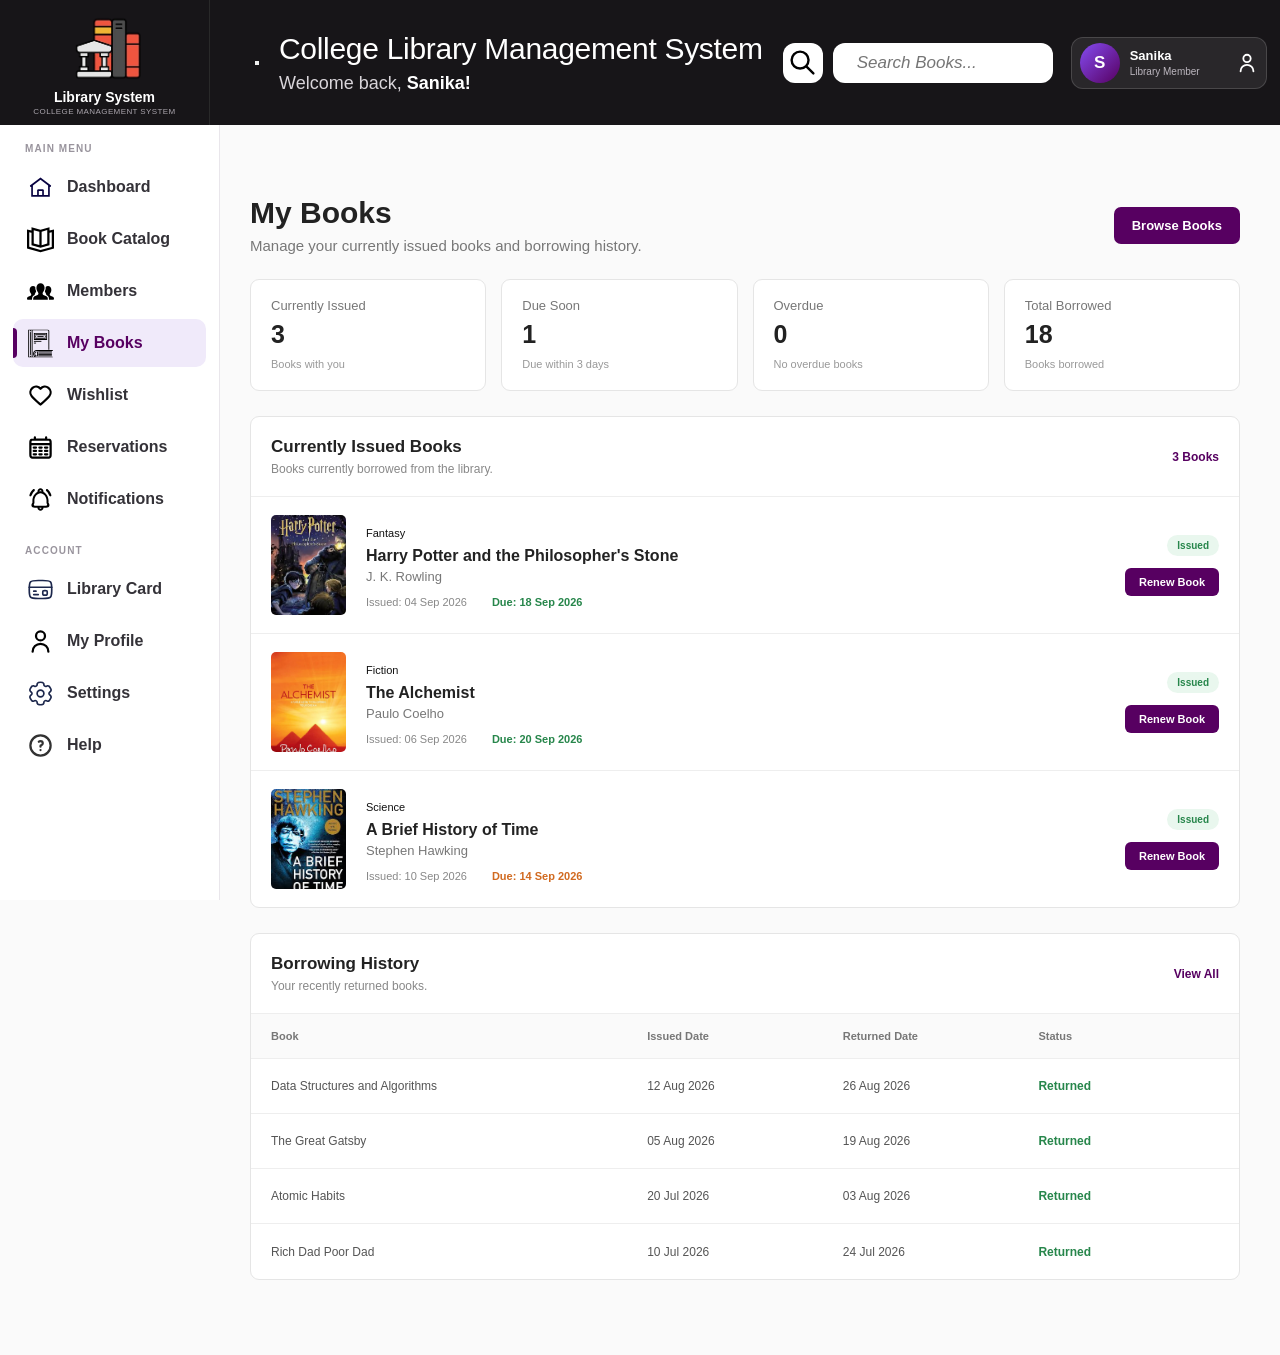
<file: pages/my-books.html>
<!DOCTYPE html>
<html lang="en">
<head>
    <meta charset="UTF-8">
    <meta name="viewport" content="width=device-width, initial-scale=1.0">
    <title>My Books - Library System</title>
    <link rel="stylesheet" href="../css/common.css">
    <link rel="stylesheet" href="../css/my-books.css">
</head>
<body>
    <header class="site-header">
        <div class="header-logo">
            <img src="../logo.png" alt="College Library Logo">
            <div class="brand-info">
                <strong>Library System</strong>
                <span>College Management System</span>
            </div>
        </div>

        <div class="topbar">
            <button class="menu-btn" id="menuBtn" type="button">
                <span class="menu-line"></span>
                <span class="menu-line"></span>
                <span class="menu-line"></span>
            </button>

            <div class="welcome">
                <h1>College Library Management System</h1>
                <p>Welcome back, <strong>Sanika!</strong></p>
            </div>

            <div class="header-actions">
                <div class="search-area">
                    <button class="search-btn" id="searchBtn" type="button">
                        <img src="../icons/search.svg" alt="Search">
                    </button>
                    <input type="search" id="bookSearch" placeholder="Search Books..." aria-label="Search Books">
                </div>

                <div class="header-profile">
                    <div class="header-avatar">S</div>
                    <div class="header-user">
                        <strong>Sanika</strong>
                        <span>Library Member</span>
                    </div>
                    <a href="my-profile.html" class="header-profile-link">
                        <img src="../icons/user.svg" alt="My Profile">
                    </a>
                </div>
            </div>
        </div>
    </header>

    <aside class="sidebar" id="sidebar">
        <nav class="sidebar-nav">
            <div class="nav-section">
                <span class="nav-title">MAIN MENU</span>

                <a href="../index.html" class="nav-item">
                    <img src="../icons/home.svg" alt="Dashboard">
                    <span>Dashboard</span>
                </a>

                <a href="book-catalog.html" class="nav-item">
                    <img src="../icons/catalog.svg" alt="Book Catalog">
                    <span>Book Catalog</span>
                </a>

                <a href="members.html" class="nav-item">
                    <img src="../icons/members.svg" alt="Members">
                    <span>Members</span>
                </a>

                <a href="my-books.html" class="nav-item active">
                    <img src="../icons/books.svg" alt="My Books">
                    <span>My Books</span>
                </a>

                <a href="wishlist.html" class="nav-item">
                    <img src="../icons/heart.svg" alt="Wishlist">
                    <span>Wishlist</span>
                </a>

                <a href="reservations.html" class="nav-item">
                    <img src="../icons/calendar.svg" alt="Reservations">
                    <span>Reservations</span>
                </a>

                <a href="notifications.html" class="nav-item">
                    <img src="../icons/notifications.svg" alt="Notifications">
                    <span>Notifications</span>
                </a>
            </div>

            <div class="nav-section account-section">
                <span class="nav-title">ACCOUNT</span>

                <a href="library-card.html" class="nav-item">
                    <img src="../icons/card.svg" alt="Library Card">
                    <span>Library Card</span>
                </a>

                <a href="my-profile.html" class="nav-item">
                    <img src="../icons/user.svg" alt="My Profile">
                    <span>My Profile</span>
                </a>

                <a href="settings.html" class="nav-item">
                    <img src="../icons/settings.svg" alt="Settings">
                    <span>Settings</span>
                </a>

                <a href="help.html" class="nav-item">
                    <img src="../icons/help.svg" alt="Help">
                    <span>Help</span>
                </a>
            </div>
        </nav>
    </aside>

    <main class="main">
        <section class="my-books-page">
            <div class="my-books-heading">
                <div>
                    <h2>My Books</h2>
                    <p>Manage your currently issued books and borrowing history.</p>
                </div>
                <a href="book-catalog.html" class="browse-books-btn">Browse Books</a>
            </div>

            <div class="my-books-stats">
                <div class="my-book-stat">
                    <span>Currently Issued</span>
                    <strong>3</strong>
                    <small>Books with you</small>
                </div>

                <div class="my-book-stat">
                    <span>Due Soon</span>
                    <strong>1</strong>
                    <small>Due within 3 days</small>
                </div>

                <div class="my-book-stat">
                    <span>Overdue</span>
                    <strong>0</strong>
                    <small>No overdue books</small>
                </div>

                <div class="my-book-stat">
                    <span>Total Borrowed</span>
                    <strong>18</strong>
                    <small>Books borrowed</small>
                </div>
            </div>

            <section class="issued-books-card">
                <div class="my-books-section-heading">
                    <div>
                        <h3>Currently Issued Books</h3>
                        <p>Books currently borrowed from the library.</p>
                    </div>
                    <span>3 Books</span>
                </div>

                <div class="issued-books-list">
                    <article class="issued-book">
                        <div class="issued-book-cover">
                            <img src="../images/harry-potter-book.jpg" alt="Harry Potter and the Philosopher's Stone">
                        </div>

                        <div class="issued-book-details">
                            <span class="book-category">Fantasy</span>
                            <h3>Harry Potter and the Philosopher's Stone</h3>
                            <p>J. K. Rowling</p>

                            <div class="issued-book-meta">
                                <span>Issued: 04 Sep 2026</span>
                                <span class="due-normal">Due: 18 Sep 2026</span>
                            </div>
                        </div>

                        <div class="issued-book-action">
                            <span class="book-status active-book">Issued</span>
                            <button type="button">Renew Book</button>
                        </div>
                    </article>

                    <article class="issued-book">
                        <div class="issued-book-cover">
                            <img src="../images/alchemist.jpg" alt="The Alchemist">
                        </div>

                        <div class="issued-book-details">
                            <span class="book-category">Fiction</span>
                            <h3>The Alchemist</h3>
                            <p>Paulo Coelho</p>

                            <div class="issued-book-meta">
                                <span>Issued: 06 Sep 2026</span>
                                <span class="due-normal">Due: 20 Sep 2026</span>
                            </div>
                        </div>

                        <div class="issued-book-action">
                            <span class="book-status active-book">Issued</span>
                            <button type="button">Renew Book</button>
                        </div>
                    </article>

                    <article class="issued-book">
                        <div class="issued-book-cover">
                            <img src="../images/brief-history-time.jpg" alt="A Brief History of Time">
                        </div>

                        <div class="issued-book-details">
                            <span class="book-category">Science</span>
                            <h3>A Brief History of Time</h3>
                            <p>Stephen Hawking</p>

                            <div class="issued-book-meta">
                                <span>Issued: 10 Sep 2026</span>
                                <span class="due-soon">Due: 14 Sep 2026</span>
                            </div>
                        </div>

                        <div class="issued-book-action">
                            <span class="book-status active-book">Issued</span>
                            <button type="button">Renew Book</button>
                        </div>
                    </article>
                </div>
            </section>

            <section class="borrowing-history-card">
                <div class="my-books-section-heading">
                    <div>
                        <h3>Borrowing History</h3>
                        <p>Your recently returned books.</p>
                    </div>
                    <button type="button" class="view-history-btn">View All</button>
                </div>

                <div class="history-table">
                    <div class="history-row history-header">
                        <span>Book</span>
                        <span>Issued Date</span>
                        <span>Returned Date</span>
                        <span>Status</span>
                    </div>

                    <div class="history-row">
                        <span>Data Structures and Algorithms</span>
                        <span>12 Aug 2026</span>
                        <span>26 Aug 2026</span>
                        <span class="returned-status">Returned</span>
                    </div>

                    <div class="history-row">
                        <span>The Great Gatsby</span>
                        <span>05 Aug 2026</span>
                        <span>19 Aug 2026</span>
                        <span class="returned-status">Returned</span>
                    </div>

                    <div class="history-row">
                        <span>Atomic Habits</span>
                        <span>20 Jul 2026</span>
                        <span>03 Aug 2026</span>
                        <span class="returned-status">Returned</span>
                    </div>

                    <div class="history-row">
                        <span>Rich Dad Poor Dad</span>
                        <span>10 Jul 2026</span>
                        <span>24 Jul 2026</span>
                        <span class="returned-status">Returned</span>
                    </div>
                </div>
            </section>
        </section>
    </main>

    <script src="../script.js"></script>
</body>
</html>
</file>
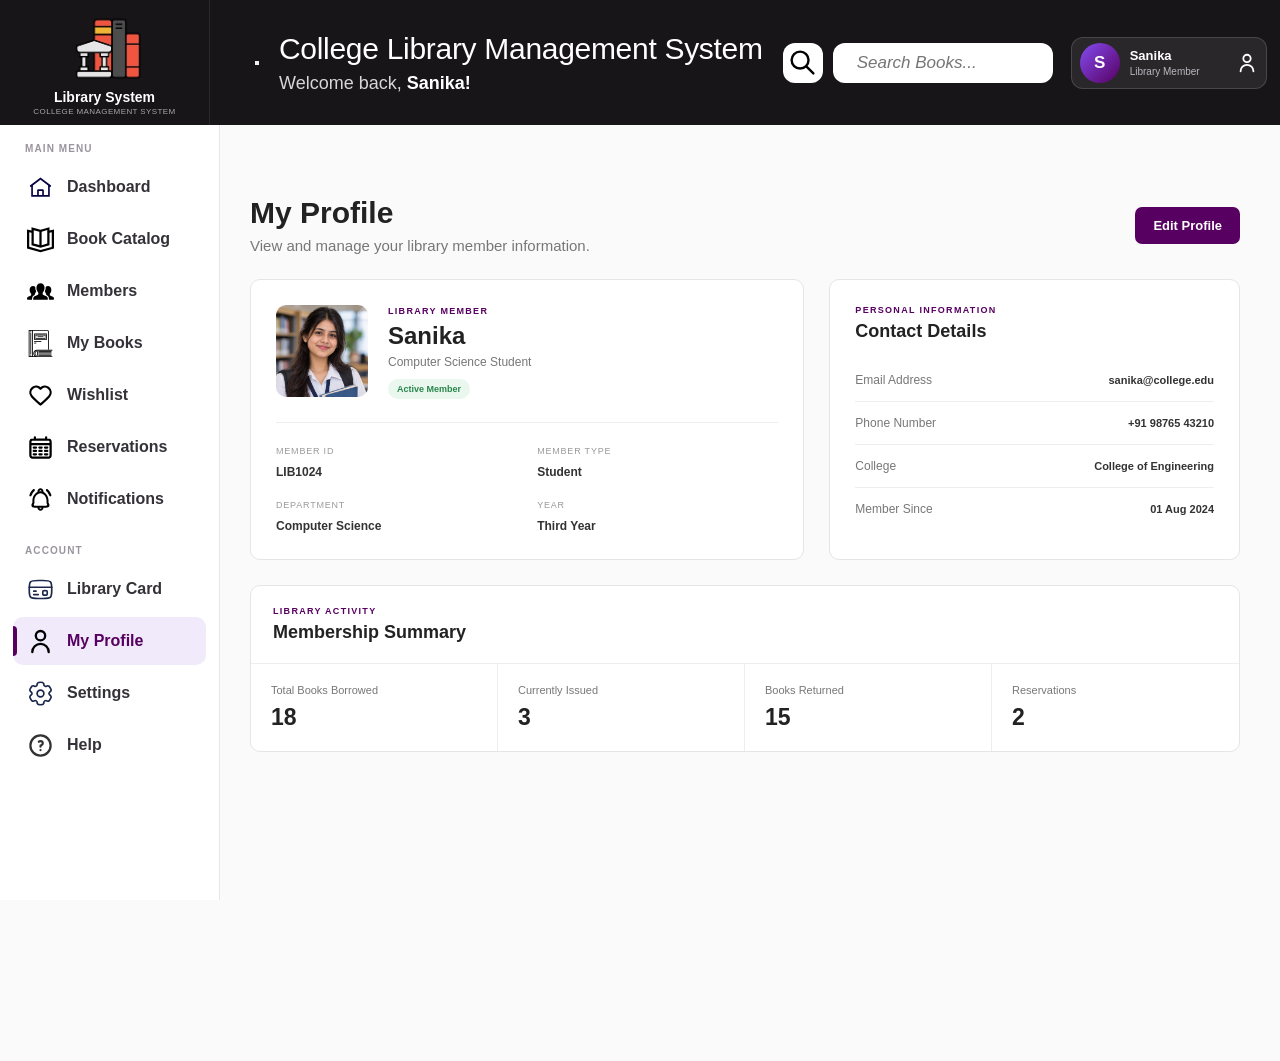
<file: pages/my-profile.html>
<!DOCTYPE html>
<html lang="en">

<head>
    <meta charset="UTF-8">
    <meta name="viewport" content="width=device-width, initial-scale=1.0">
    <title>My Profile - Library System</title>
    <link rel="stylesheet" href="../css/common.css">
    <link rel="stylesheet" href="../css/profile.css">
</head>

<body>

    <header class="site-header">

        <div class="header-logo">
            <img src="../logo.png" alt="College Library Logo">

            <div class="brand-info">
                <strong>Library System</strong>
                <span>College Management System</span>
            </div>
        </div>

        <div class="topbar">

            <button class="menu-btn" id="menuBtn" type="button">
                <span class="menu-line"></span>
                <span class="menu-line"></span>
                <span class="menu-line"></span>
            </button>

            <div class="welcome">
                <h1>College Library Management System</h1>
                <p>Welcome back, <strong>Sanika!</strong></p>
            </div>

            <div class="header-actions">

                <div class="search-area">
                    <button class="search-btn" id="searchBtn" type="button">
                        <img src="../icons/search.svg" alt="Search">
                    </button>

                    <input type="search"
                           id="bookSearch"
                           placeholder="Search Books..."
                           aria-label="Search Books">
                </div>

                <div class="header-profile">
                    <div class="header-avatar">S</div>

                    <div class="header-user">
                        <strong>Sanika</strong>
                        <span>Library Member</span>
                    </div>

                    <a href="my-profile.html" class="header-profile-link">
                        <img src="../icons/user.svg" alt="My Profile">
                    </a>
                </div>

            </div>

        </div>

    </header>

    <aside class="sidebar" id="sidebar">

        <nav class="sidebar-nav">

            <div class="nav-section">

                <span class="nav-title">MAIN MENU</span>

                <a href="../index.html" class="nav-item">
                    <img src="../icons/home.svg" alt="Dashboard">
                    <span>Dashboard</span>
                </a>

                <a href="book-catalog.html" class="nav-item">
                    <img src="../icons/catalog.svg" alt="Book Catalog">
                    <span>Book Catalog</span>
                </a>

                <a href="members.html" class="nav-item">
                    <img src="../icons/members.svg" alt="Members">
                    <span>Members</span>
                </a>

                <a href="my-books.html" class="nav-item">
                    <img src="../icons/books.svg" alt="My Books">
                    <span>My Books</span>
                </a>

                <a href="wishlist.html" class="nav-item">
                    <img src="../icons/heart.svg" alt="Wishlist">
                    <span>Wishlist</span>
                </a>

                <a href="reservations.html" class="nav-item">
                    <img src="../icons/calendar.svg" alt="Reservations">
                    <span>Reservations</span>
                </a>

                <a href="notifications.html" class="nav-item">
                    <img src="../icons/notifications.svg" alt="Notifications">
                    <span>Notifications</span>
                </a>

            </div>

            <div class="nav-section account-section">

                <span class="nav-title">ACCOUNT</span>

                <a href="library-card.html" class="nav-item">
                    <img src="../icons/card.svg" alt="Library Card">
                    <span>Library Card</span>
                </a>

                <a href="my-profile.html" class="nav-item active">
                    <img src="../icons/user.svg" alt="My Profile">
                    <span>My Profile</span>
                </a>

                <a href="settings.html" class="nav-item">
                    <img src="../icons/settings.svg" alt="Settings">
                    <span>Settings</span>
                </a>

                <a href="help.html" class="nav-item">
                    <img src="../icons/help.svg" alt="Help">
                    <span>Help</span>
                </a>

            </div>

        </nav>

    </aside>

    <main class="main">

        <section class="profile-page">

            <div class="profile-heading">
                <div>
                    <h2>My Profile</h2>
                    <p>View and manage your library member information.</p>
                </div>

                <button class="edit-profile-btn" type="button">
                    Edit Profile
                </button>
            </div>

            <div class="profile-layout">

                <section class="profile-card">

                    <div class="profile-top">

                        <div class="profile-avatar">
                            <img src="../images/student-profile.png"
                                 alt="Sanika Profile">
                        </div>

                        <div>
                            <span class="profile-label">LIBRARY MEMBER</span>
                            <h3>Sanika</h3>
                            <p>Computer Science Student</p>
                            <span class="profile-active">Active Member</span>
                        </div>

                    </div>

                    <div class="profile-details">

                        <div class="profile-detail">
                            <span>MEMBER ID</span>
                            <strong>LIB1024</strong>
                        </div>

                        <div class="profile-detail">
                            <span>MEMBER TYPE</span>
                            <strong>Student</strong>
                        </div>

                        <div class="profile-detail">
                            <span>DEPARTMENT</span>
                            <strong>Computer Science</strong>
                        </div>

                        <div class="profile-detail">
                            <span>YEAR</span>
                            <strong>Third Year</strong>
                        </div>

                    </div>

                </section>

                <section class="contact-card">

                    <div class="profile-section-heading">
                        <span>PERSONAL INFORMATION</span>
                        <h3>Contact Details</h3>
                    </div>

                    <div class="contact-list">

                        <div class="contact-row">
                            <span>Email Address</span>
                            <strong>sanika@college.edu</strong>
                        </div>

                        <div class="contact-row">
                            <span>Phone Number</span>
                            <strong>+91 98765 43210</strong>
                        </div>

                        <div class="contact-row">
                            <span>College</span>
                            <strong>College of Engineering</strong>
                        </div>

                        <div class="contact-row">
                            <span>Member Since</span>
                            <strong>01 Aug 2024</strong>
                        </div>

                    </div>

                </section>

            </div>

            <section class="profile-activity">

                <div class="profile-section-heading">
                    <span>LIBRARY ACTIVITY</span>
                    <h3>Membership Summary</h3>
                </div>

                <div class="profile-stats">

                    <div>
                        <span>Total Books Borrowed</span>
                        <strong>18</strong>
                    </div>

                    <div>
                        <span>Currently Issued</span>
                        <strong>3</strong>
                    </div>

                    <div>
                        <span>Books Returned</span>
                        <strong>15</strong>
                    </div>

                    <div>
                        <span>Reservations</span>
                        <strong>2</strong>
                    </div>

                </div>

            </section>

        </section>

    </main>

    <script src="../script.js"></script>

</body>

</html>
</file>
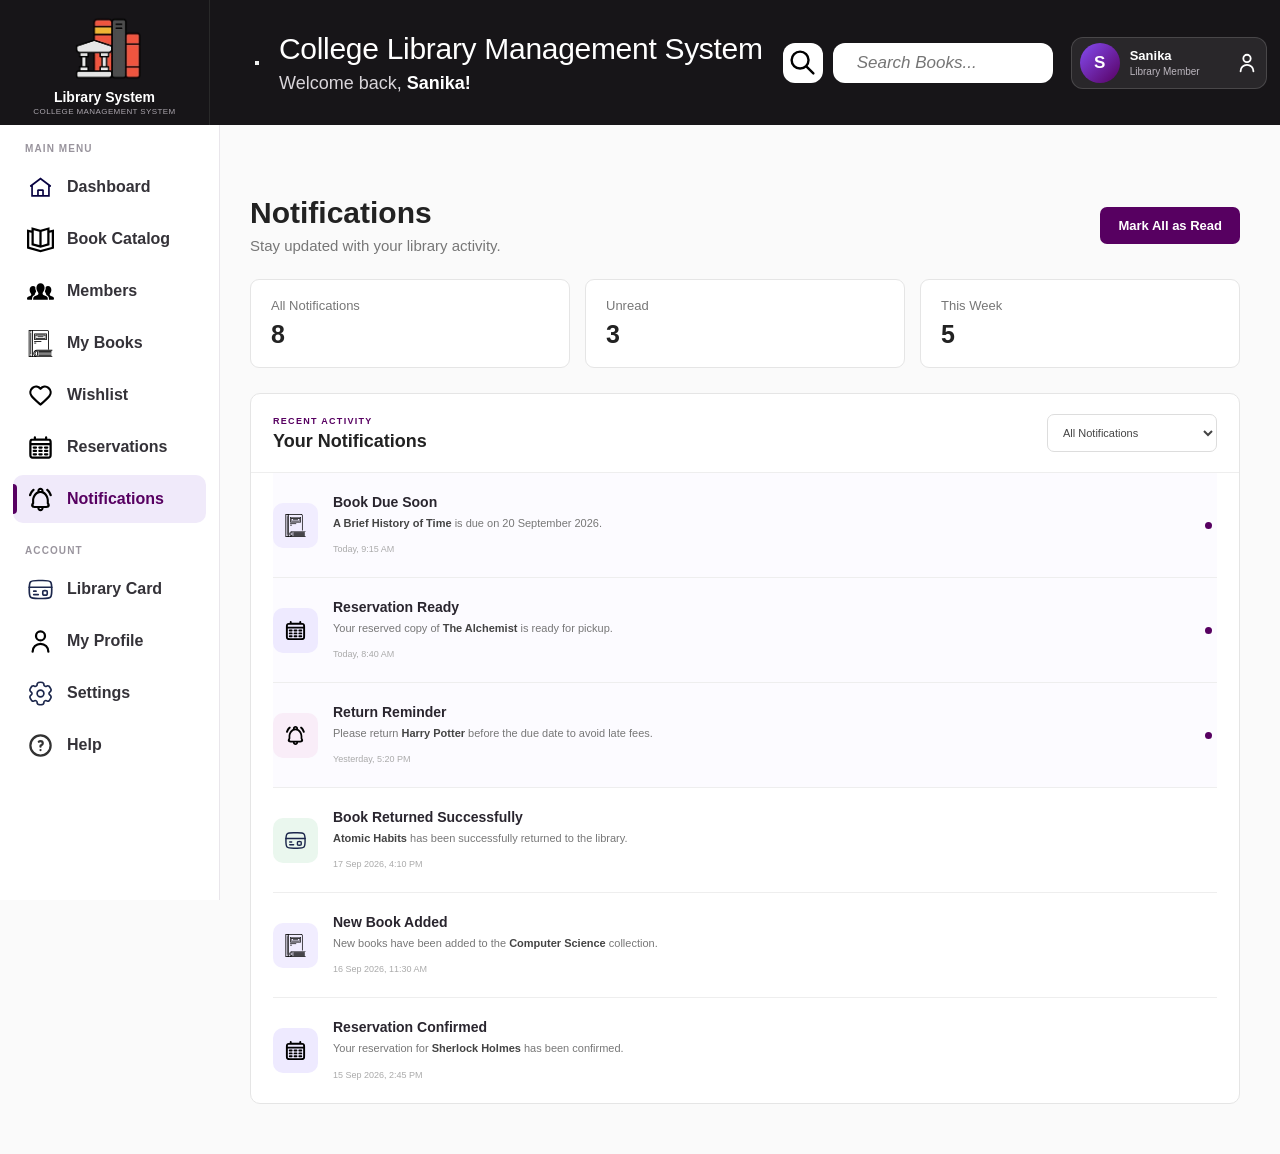
<file: pages/notifications.html>
<!DOCTYPE html>
<html lang="en">

<head>
    <meta charset="UTF-8">
    <meta name="viewport" content="width=device-width, initial-scale=1.0">
    <title>Notifications - Library System</title>
    <link rel="stylesheet" href="../css/common.css">
    <link rel="stylesheet" href="../css/notifications.css">
</head>

<body>

    <header class="site-header">

        <div class="header-logo">
            <img src="../logo.png" alt="College Library Logo">

            <div class="brand-info">
                <strong>Library System</strong>
                <span>College Management System</span>
            </div>
        </div>

        <div class="topbar">

            <button class="menu-btn" id="menuBtn" type="button">
                <span class="menu-line"></span>
                <span class="menu-line"></span>
                <span class="menu-line"></span>
            </button>

            <div class="welcome">
                <h1>College Library Management System</h1>
                <p>Welcome back, <strong>Sanika!</strong></p>
            </div>

            <div class="header-actions">

                <div class="search-area">
                    <button class="search-btn" id="searchBtn" type="button">
                        <img src="../icons/search.svg" alt="Search">
                    </button>

                    <input type="search"
                           id="bookSearch"
                           placeholder="Search Books..."
                           aria-label="Search Books">
                </div>

                <div class="header-profile">
                    <div class="header-avatar">S</div>

                    <div class="header-user">
                        <strong>Sanika</strong>
                        <span>Library Member</span>
                    </div>

                    <a href="my-profile.html" class="header-profile-link">
                        <img src="../icons/user.svg" alt="My Profile">
                    </a>
                </div>

            </div>

        </div>

    </header>

    <aside class="sidebar" id="sidebar">

        <nav class="sidebar-nav">

            <div class="nav-section">

                <span class="nav-title">MAIN MENU</span>

                <a href="../index.html" class="nav-item">
                    <img src="../icons/home.svg" alt="Dashboard">
                    <span>Dashboard</span>
                </a>

                <a href="book-catalog.html" class="nav-item">
                    <img src="../icons/catalog.svg" alt="Book Catalog">
                    <span>Book Catalog</span>
                </a>

                <a href="members.html" class="nav-item">
                    <img src="../icons/members.svg" alt="Members">
                    <span>Members</span>
                </a>

                <a href="my-books.html" class="nav-item">
                    <img src="../icons/books.svg" alt="My Books">
                    <span>My Books</span>
                </a>

                <a href="wishlist.html" class="nav-item">
                    <img src="../icons/heart.svg" alt="Wishlist">
                    <span>Wishlist</span>
                </a>

                <a href="reservations.html" class="nav-item">
                    <img src="../icons/calendar.svg" alt="Reservations">
                    <span>Reservations</span>
                </a>

                <a href="notifications.html" class="nav-item active">
                    <img src="../icons/notifications.svg" alt="Notifications">
                    <span>Notifications</span>
                </a>

            </div>

            <div class="nav-section account-section">

                <span class="nav-title">ACCOUNT</span>

                <a href="library-card.html" class="nav-item">
                    <img src="../icons/card.svg" alt="Library Card">
                    <span>Library Card</span>
                </a>

                <a href="my-profile.html" class="nav-item">
                    <img src="../icons/user.svg" alt="My Profile">
                    <span>My Profile</span>
                </a>

                <a href="settings.html" class="nav-item">
                    <img src="../icons/settings.svg" alt="Settings">
                    <span>Settings</span>
                </a>

                <a href="help.html" class="nav-item">
                    <img src="../icons/help.svg" alt="Help">
                    <span>Help</span>
                </a>

            </div>

        </nav>

    </aside>

    <main class="main">

        <section class="notifications-page">

            <div class="notifications-heading">

                <div>
                    <h2>Notifications</h2>
                    <p>Stay updated with your library activity.</p>
                </div>

                <button class="mark-all-btn" type="button">
                    Mark All as Read
                </button>

            </div>

            <div class="notification-summary">

                <div class="notification-summary-item">
                    <span>All Notifications</span>
                    <strong>8</strong>
                </div>

                <div class="notification-summary-item">
                    <span>Unread</span>
                    <strong>3</strong>
                </div>

                <div class="notification-summary-item">
                    <span>This Week</span>
                    <strong>5</strong>
                </div>

            </div>

            <section class="notifications-card">

                <div class="notifications-card-heading">

                    <div>
                        <span>RECENT ACTIVITY</span>
                        <h3>Your Notifications</h3>
                    </div>

                    <select aria-label="Filter notifications">
                        <option>All Notifications</option>
                        <option>Unread</option>
                        <option>Books</option>
                        <option>Reservations</option>
                    </select>

                </div>

                <div class="notification-list">

                    <div class="notification-item unread">

                        <div class="notification-icon book-notification">
                            <img src="../icons/books.svg" alt="Book">
                        </div>

                        <div class="notification-content">
                            <h3>Book Due Soon</h3>
                            <p>
                                <strong>A Brief History of Time</strong>
                                is due on 20 September 2026.
                            </p>
                            <span>Today, 9:15 AM</span>
                        </div>

                        <span class="unread-dot"></span>

                    </div>

                    <div class="notification-item unread">

                        <div class="notification-icon reservation-notification">
                            <img src="../icons/calendar.svg" alt="Reservation">
                        </div>

                        <div class="notification-content">
                            <h3>Reservation Ready</h3>
                            <p>
                                Your reserved copy of
                                <strong>The Alchemist</strong>
                                is ready for pickup.
                            </p>
                            <span>Today, 8:40 AM</span>
                        </div>

                        <span class="unread-dot"></span>

                    </div>

                    <div class="notification-item unread">

                        <div class="notification-icon reminder-notification">
                            <img src="../icons/notifications.svg" alt="Reminder">
                        </div>

                        <div class="notification-content">
                            <h3>Return Reminder</h3>
                            <p>
                                Please return
                                <strong>Harry Potter</strong>
                                before the due date to avoid late fees.
                            </p>
                            <span>Yesterday, 5:20 PM</span>
                        </div>

                        <span class="unread-dot"></span>

                    </div>

                    <div class="notification-item">

                        <div class="notification-icon success-notification">
                            <img src="../icons/card.svg" alt="Library">
                        </div>

                        <div class="notification-content">
                            <h3>Book Returned Successfully</h3>
                            <p>
                                <strong>Atomic Habits</strong>
                                has been successfully returned to the library.
                            </p>
                            <span>17 Sep 2026, 4:10 PM</span>
                        </div>

                    </div>

                    <div class="notification-item">

                        <div class="notification-icon book-notification">
                            <img src="../icons/books.svg" alt="Book">
                        </div>

                        <div class="notification-content">
                            <h3>New Book Added</h3>
                            <p>
                                New books have been added to the
                                <strong>Computer Science</strong> collection.
                            </p>
                            <span>16 Sep 2026, 11:30 AM</span>
                        </div>

                    </div>

                    <div class="notification-item">

                        <div class="notification-icon reservation-notification">
                            <img src="../icons/calendar.svg" alt="Reservation">
                        </div>

                        <div class="notification-content">
                            <h3>Reservation Confirmed</h3>
                            <p>
                                Your reservation for
                                <strong>Sherlock Holmes</strong>
                                has been confirmed.
                            </p>
                            <span>15 Sep 2026, 2:45 PM</span>
                        </div>

                    </div>

                </div>

            </section>

        </section>

    </main>

    <script src="../script.js"></script>

</body>

</html>
</file>
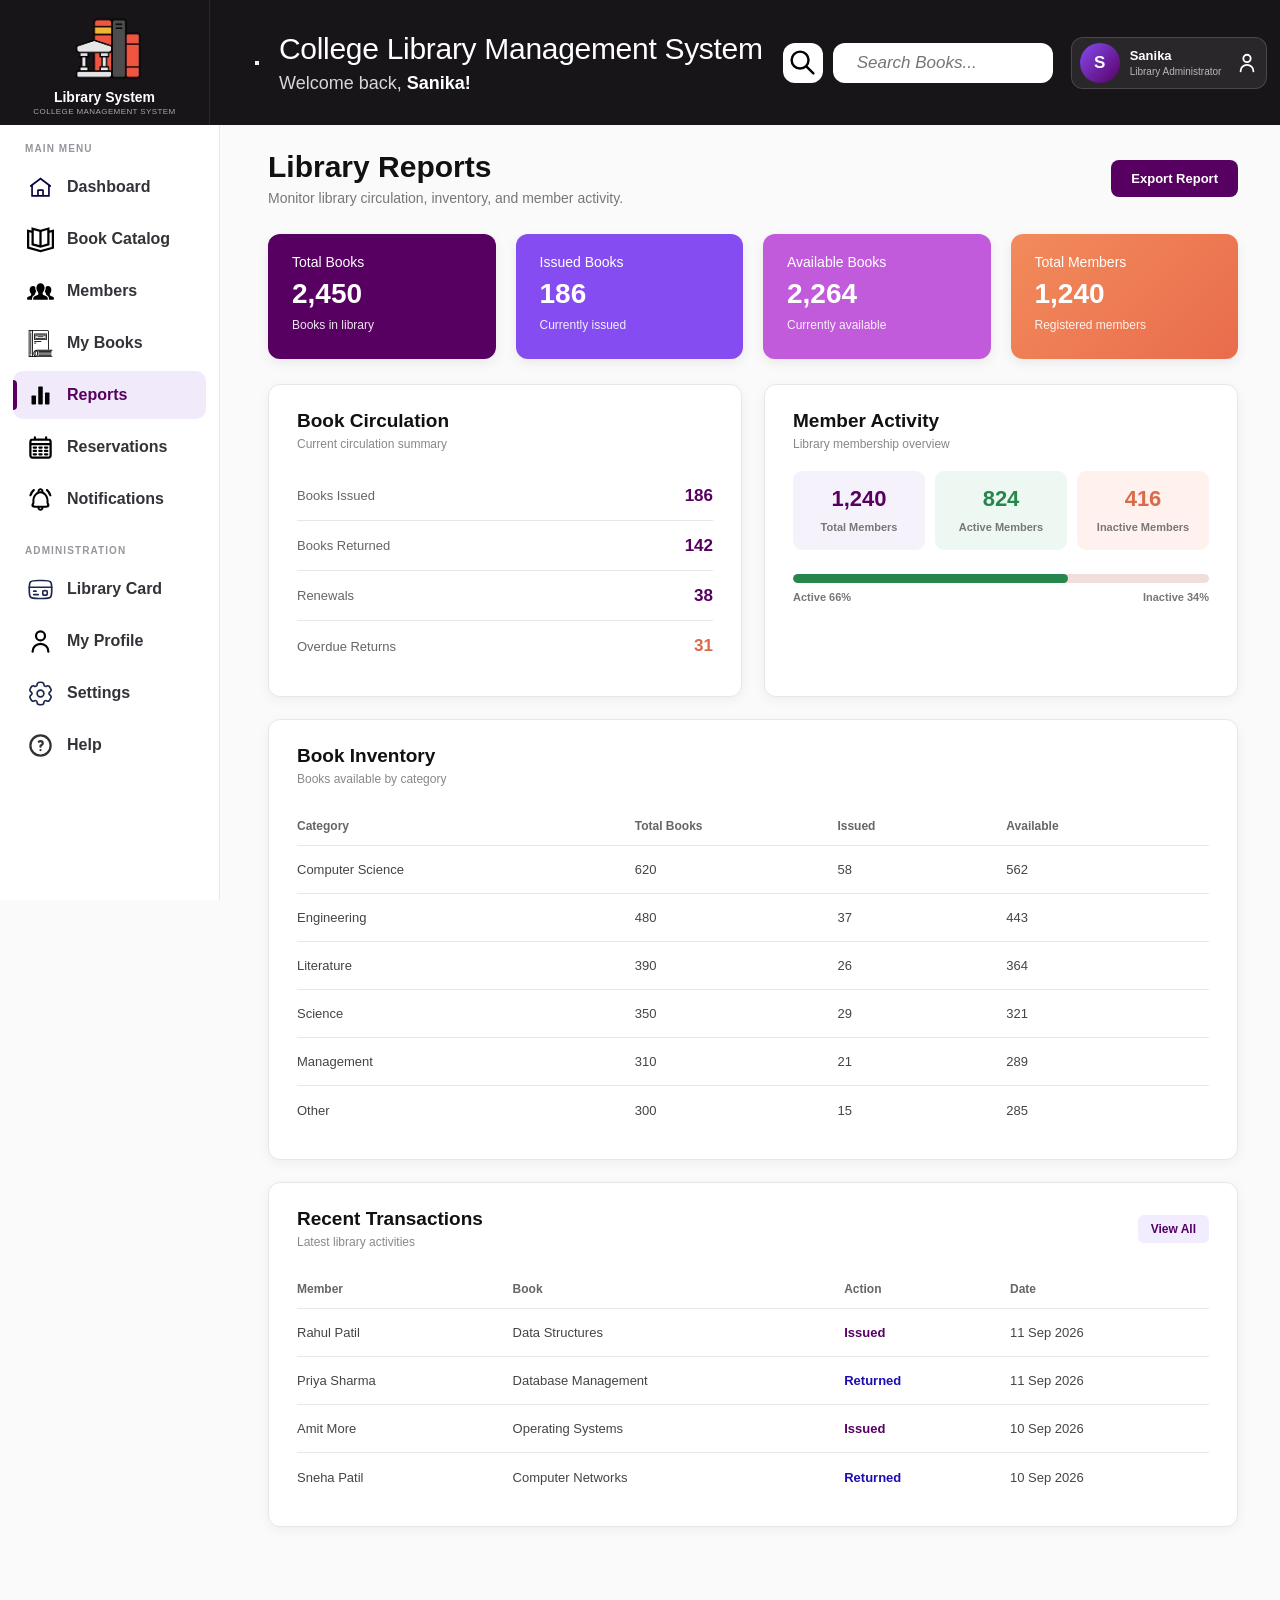
<file: pages/reports.html>
<!DOCTYPE html>
<html lang="en">

<head>
    <meta charset="UTF-8">
    <meta name="viewport" content="width=device-width, initial-scale=1.0">
    <title>Reports - College Library Management System</title>
    <link rel="stylesheet" href="../css/common.css">
    <link rel="stylesheet" href="../css/reports.css">
</head>

<body>

    <header class="site-header">

        <div class="header-logo">
            <img src="../logo.png" alt="College Library Logo">

            <div class="brand-info">
                <strong>Library System</strong>
                <span>College Management System</span>
            </div>
        </div>

        <div class="topbar">

            <button class="menu-btn" id="menuBtn" type="button">
                <span class="menu-line"></span>
                <span class="menu-line"></span>
                <span class="menu-line"></span>
            </button>

            <div class="welcome">
                <h1>College Library Management System</h1>
                <p>Welcome back, <strong>Sanika!</strong></p>
            </div>

            <div class="header-actions">

                <div class="search-area">
                    <button class="search-btn" id="searchBtn" type="button">
                        <img src="../icons/search.svg" alt="Search">
                    </button>

                    <input type="search"
                           id="bookSearch"
                           placeholder="Search Books..."
                           aria-label="Search Books">
                </div>

                <div class="header-profile">

                    <div class="header-avatar">S</div>

                    <div class="header-user">
                        <strong>Sanika</strong>
                        <span>Library Administrator</span>
                    </div>

                    <a href="my-profile.html" class="header-profile-link">
                        <img src="../icons/user.svg" alt="Admin Profile">
                    </a>

                </div>

            </div>

        </div>

    </header>


    <aside class="sidebar" id="sidebar">

        <nav class="sidebar-nav">

            <div class="nav-section">

                <span class="nav-title">MAIN MENU</span>

                <a href="../index.html" class="nav-item">
                    <img src="../icons/home.svg" alt="Dashboard">
                    <span>Dashboard</span>
                </a>

                <a href="book-catalog.html" class="nav-item">
                    <img src="../icons/catalog.svg" alt="Book Catalog">
                    <span>Book Catalog</span>
                </a>

                <a href="members.html" class="nav-item">
                    <img src="../icons/members.svg" alt="Members">
                    <span>Members</span>
                </a>

                <a href="my-books.html" class="nav-item">
                    <img src="../icons/books.svg" alt="Issue and Return">
                    <span>My Books</span>
                </a>

                <a href="reports.html" class="nav-item active">
                    <img src="../icons/reports.svg" alt="Reports">
                    <span>Reports</span>
                </a>

                <a href="reservations.html" class="nav-item">
                    <img src="../icons/calendar.svg" alt="Reservations">
                    <span>Reservations</span>
                </a>

                <a href="notifications.html" class="nav-item">
                    <img src="../icons/notifications.svg" alt="Notifications">
                    <span>Notifications</span>
                </a>

            </div>


            <div class="nav-section account-section">

                <span class="nav-title">ADMINISTRATION</span>

                <a href="library-card.html" class="nav-item">
                    <img src="../icons/card.svg" alt="Library Cards">
                    <span>Library Card</span>
                </a>

                <a href="my-profile.html" class="nav-item">
                    <img src="../icons/user.svg" alt="Admin Profile">
                    <span>My Profile</span>
                </a>

                <a href="settings.html" class="nav-item">
                    <img src="../icons/settings.svg" alt="Settings">
                    <span>Settings</span>
                </a>

                <a href="help.html" class="nav-item">
                    <img src="../icons/help.svg" alt="Help">
                    <span>Help</span>
                </a>

            </div>

        </nav>

    </aside>


    <main class="main">

        <section class="reports-page">

            <div class="reports-heading">

                <div>
                    <h2>Library Reports</h2>
                    <p>Monitor library circulation, inventory, and member activity.</p>
                </div>

                <button class="export-button" type="button">
                    Export Report
                </button>

            </div>


            <div class="report-stats">

                <div class="report-stat-card purple">
                    <span>Total Books</span>
                    <strong>2,450</strong>
                    <small>Books in library</small>
                </div>

                <div class="report-stat-card violet">
                    <span>Issued Books</span>
                    <strong>186</strong>
                    <small>Currently issued</small>
                </div>

                <div class="report-stat-card pink">
                    <span>Available Books</span>
                    <strong>2,264</strong>
                    <small>Currently available</small>
                </div>

                <div class="report-stat-card orange">
                    <span>Total Members</span>
                    <strong>1,240</strong>
                    <small>Registered members</small>
                </div>

            </div>


            <div class="report-grid">

                <section class="report-card">

                    <div class="report-card-heading">
                        <div>
                            <h3>Book Circulation</h3>
                            <p>Current circulation summary</p>
                        </div>
                    </div>

                    <div class="circulation-list">

                        <div class="circulation-item">
                            <span>Books Issued</span>
                            <strong>186</strong>
                        </div>

                        <div class="circulation-item">
                            <span>Books Returned</span>
                            <strong>142</strong>
                        </div>

                        <div class="circulation-item">
                            <span>Renewals</span>
                            <strong>38</strong>
                        </div>

                        <div class="circulation-item overdue">
                            <span>Overdue Returns</span>
                            <strong>31</strong>
                        </div>

                    </div>

                </section>


                <section class="report-card">

                    <div class="report-card-heading">
                        <div>
                            <h3>Member Activity</h3>
                            <p>Library membership overview</p>
                        </div>
                    </div>

                    <div class="member-summary">

                        <div class="member-number">
                            <strong>1,240</strong>
                            <span>Total Members</span>
                        </div>

                        <div class="member-number active-members">
                            <strong>824</strong>
                            <span>Active Members</span>
                        </div>

                        <div class="member-number inactive-members">
                            <strong>416</strong>
                            <span>Inactive Members</span>
                        </div>

                    </div>

                    <div class="activity-bar">

                        <div class="active-bar"></div>

                    </div>

                    <div class="activity-labels">
                        <span>Active 66%</span>
                        <span>Inactive 34%</span>
                    </div>

                </section>

            </div>


            <section class="report-card inventory-card">

                <div class="report-card-heading">

                    <div>
                        <h3>Book Inventory</h3>
                        <p>Books available by category</p>
                    </div>

                </div>

                <div class="report-table">

                    <div class="report-row report-header">
                        <span>Category</span>
                        <span>Total Books</span>
                        <span>Issued</span>
                        <span>Available</span>
                    </div>

                    <div class="report-row">
                        <span>Computer Science</span>
                        <span>620</span>
                        <span>58</span>
                        <span>562</span>
                    </div>

                    <div class="report-row">
                        <span>Engineering</span>
                        <span>480</span>
                        <span>37</span>
                        <span>443</span>
                    </div>

                    <div class="report-row">
                        <span>Literature</span>
                        <span>390</span>
                        <span>26</span>
                        <span>364</span>
                    </div>

                    <div class="report-row">
                        <span>Science</span>
                        <span>350</span>
                        <span>29</span>
                        <span>321</span>
                    </div>

                    <div class="report-row">
                        <span>Management</span>
                        <span>310</span>
                        <span>21</span>
                        <span>289</span>
                    </div>

                    <div class="report-row">
                        <span>Other</span>
                        <span>300</span>
                        <span>15</span>
                        <span>285</span>
                    </div>

                </div>

            </section>


            <section class="report-card transactions-report">

                <div class="report-card-heading">

                    <div>
                        <h3>Recent Transactions</h3>
                        <p>Latest library activities</p>
                    </div>

                    <a href="issue-return.html">
                        View All
                    </a>

                </div>

                <div class="report-table transaction-report-table">

                    <div class="report-row report-header">
                        <span>Member</span>
                        <span>Book</span>
                        <span>Action</span>
                        <span>Date</span>
                    </div>

                    <div class="report-row">
                        <span>Rahul Patil</span>
                        <span>Data Structures</span>
                        <span class="issued">Issued</span>
                        <span>11 Sep 2026</span>
                    </div>

                    <div class="report-row">
                        <span>Priya Sharma</span>
                        <span>Database Management</span>
                        <span class="returned">Returned</span>
                        <span>11 Sep 2026</span>
                    </div>

                    <div class="report-row">
                        <span>Amit More</span>
                        <span>Operating Systems</span>
                        <span class="issued">Issued</span>
                        <span>10 Sep 2026</span>
                    </div>

                    <div class="report-row">
                        <span>Sneha Patil</span>
                        <span>Computer Networks</span>
                        <span class="returned">Returned</span>
                        <span>10 Sep 2026</span>
                    </div>

                </div>

            </section>

        </section>

    </main>


    <script src="../script.js"></script>

</body>

</html>
</file>
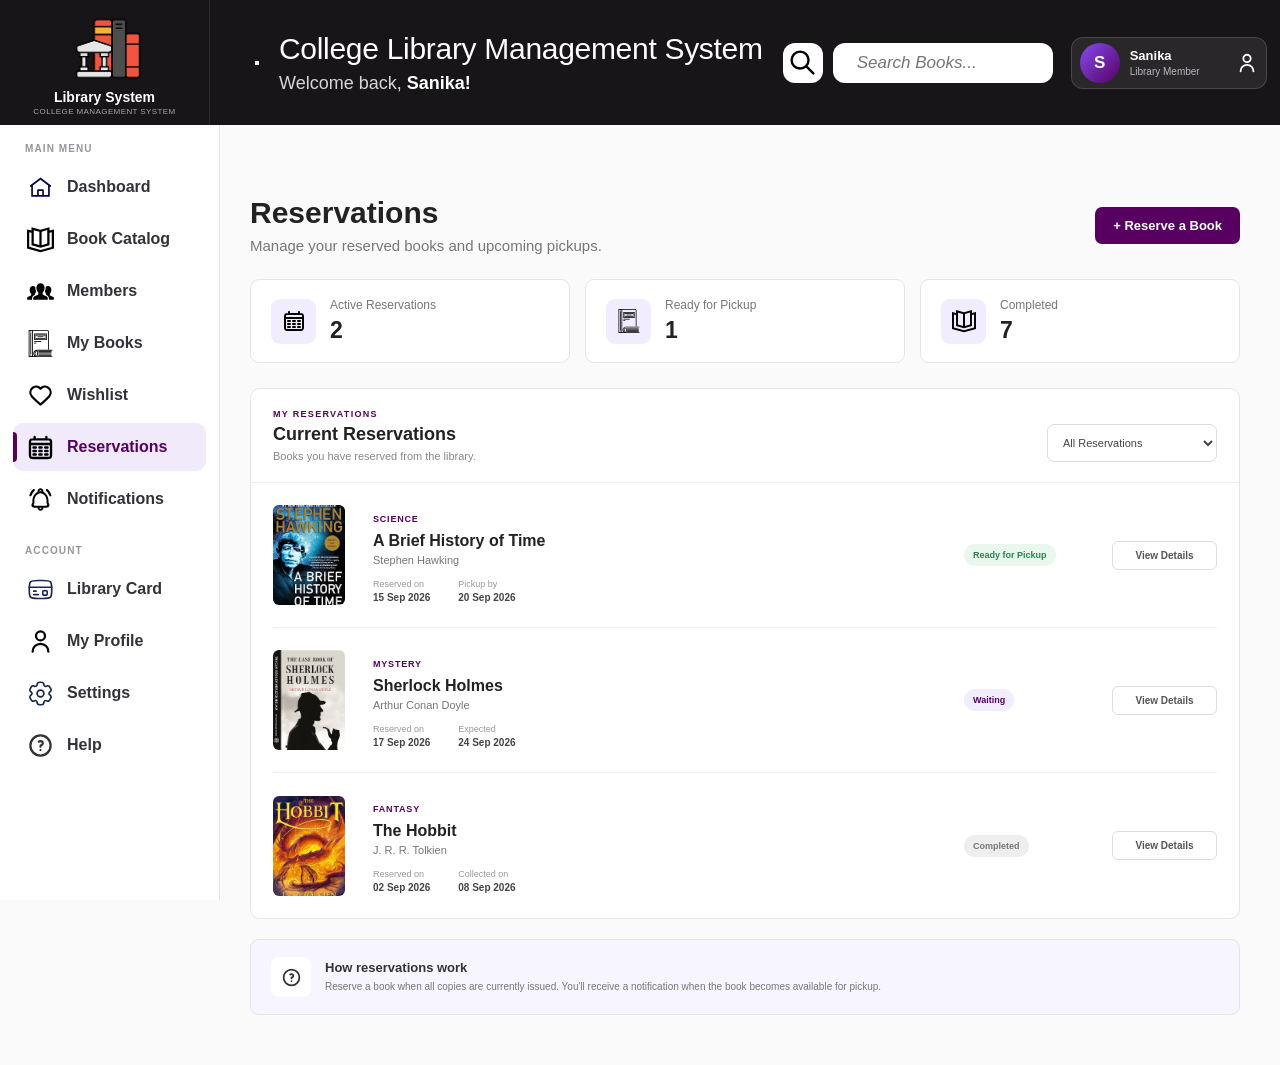
<file: pages/reservations.html>
<!DOCTYPE html>
<html lang="en">

<head>
    <meta charset="UTF-8">
    <meta name="viewport" content="width=device-width, initial-scale=1.0">
    <title>Reservations - Library System</title>
    <link rel="stylesheet" href="../css/common.css">
    <link rel="stylesheet" href="../css/reservations.css">
</head>

<body>

    <header class="site-header">

        <div class="header-logo">
            <img src="../logo.png" alt="College Library Logo">

            <div class="brand-info">
                <strong>Library System</strong>
                <span>College Management System</span>
            </div>
        </div>

        <div class="topbar">

            <button class="menu-btn" id="menuBtn" type="button">
                <span class="menu-line"></span>
                <span class="menu-line"></span>
                <span class="menu-line"></span>
            </button>

            <div class="welcome">
                <h1>College Library Management System</h1>
                <p>Welcome back, <strong>Sanika!</strong></p>
            </div>

            <div class="header-actions">

                <div class="search-area">
                    <button class="search-btn" id="searchBtn" type="button">
                        <img src="../icons/search.svg" alt="Search">
                    </button>

                    <input type="search"
                           id="bookSearch"
                           placeholder="Search Books..."
                           aria-label="Search Books">
                </div>

                <div class="header-profile">
                    <div class="header-avatar">S</div>

                    <div class="header-user">
                        <strong>Sanika</strong>
                        <span>Library Member</span>
                    </div>

                    <a href="my-profile.html" class="header-profile-link">
                        <img src="../icons/user.svg" alt="My Profile">
                    </a>
                </div>

            </div>

        </div>

    </header>

    <aside class="sidebar" id="sidebar">

        <nav class="sidebar-nav">

            <div class="nav-section">

                <span class="nav-title">MAIN MENU</span>

                <a href="../index.html" class="nav-item">
                    <img src="../icons/home.svg" alt="Dashboard">
                    <span>Dashboard</span>
                </a>

                <a href="book-catalog.html" class="nav-item">
                    <img src="../icons/catalog.svg" alt="Book Catalog">
                    <span>Book Catalog</span>
                </a>

                <a href="members.html" class="nav-item">
                    <img src="../icons/members.svg" alt="Members">
                    <span>Members</span>
                </a>

                <a href="my-books.html" class="nav-item">
                    <img src="../icons/books.svg" alt="My Books">
                    <span>My Books</span>
                </a>

                <a href="wishlist.html" class="nav-item">
                    <img src="../icons/heart.svg" alt="Wishlist">
                    <span>Wishlist</span>
                </a>

                <a href="reservations.html" class="nav-item active">
                    <img src="../icons/calendar.svg" alt="Reservations">
                    <span>Reservations</span>
                </a>

                <a href="notifications.html" class="nav-item">
                    <img src="../icons/notifications.svg" alt="Notifications">
                    <span>Notifications</span>
                </a>

            </div>

            <div class="nav-section account-section">

                <span class="nav-title">ACCOUNT</span>

                <a href="library-card.html" class="nav-item">
                    <img src="../icons/card.svg" alt="Library Card">
                    <span>Library Card</span>
                </a>

                <a href="my-profile.html" class="nav-item">
                    <img src="../icons/user.svg" alt="My Profile">
                    <span>My Profile</span>
                </a>

                <a href="settings.html" class="nav-item">
                    <img src="../icons/settings.svg" alt="Settings">
                    <span>Settings</span>
                </a>

                <a href="help.html" class="nav-item">
                    <img src="../icons/help.svg" alt="Help">
                    <span>Help</span>
                </a>

            </div>

        </nav>

    </aside>

    <main class="main">

        <section class="reservations-page">

            <div class="reservations-heading">

                <div>
                    <h2>Reservations</h2>
                    <p>Manage your reserved books and upcoming pickups.</p>
                </div>

                <a href="book-catalog.html" class="reserve-book-btn">
                    + Reserve a Book
                </a>

            </div>

            <div class="reservation-stats">

                <div class="reservation-stat">
                    <div class="reservation-stat-icon">
                        <img src="../icons/calendar.svg" alt="Active">
                    </div>

                    <div>
                        <span>Active Reservations</span>
                        <strong>2</strong>
                    </div>
                </div>

                <div class="reservation-stat">
                    <div class="reservation-stat-icon">
                        <img src="../icons/books.svg" alt="Ready">
                    </div>

                    <div>
                        <span>Ready for Pickup</span>
                        <strong>1</strong>
                    </div>
                </div>

                <div class="reservation-stat">
                    <div class="reservation-stat-icon">
                        <img src="../icons/catalog.svg" alt="Completed">
                    </div>

                    <div>
                        <span>Completed</span>
                        <strong>7</strong>
                    </div>
                </div>

            </div>

            <section class="reservation-card">

                <div class="reservation-card-heading">

                    <div>
                        <span>MY RESERVATIONS</span>
                        <h3>Current Reservations</h3>
                        <p>Books you have reserved from the library.</p>
                    </div>

                    <select aria-label="Filter reservations">
                        <option>All Reservations</option>
                        <option>Active</option>
                        <option>Ready for Pickup</option>
                        <option>Completed</option>
                    </select>

                </div>

                <div class="reservation-list">

                    <div class="reservation-item">

                        <div class="reservation-book-cover">
                            <img src="../images/brief-history-time.jpg"
                                 alt="A Brief History of Time">
                        </div>

                        <div class="reservation-book-info">

                            <span class="reservation-category">
                                SCIENCE
                            </span>

                            <h3>A Brief History of Time</h3>

                            <p>Stephen Hawking</p>

                            <div class="reservation-details">
                                <span>
                                    Reserved on
                                    <strong>15 Sep 2026</strong>
                                </span>

                                <span>
                                    Pickup by
                                    <strong>20 Sep 2026</strong>
                                </span>
                            </div>

                        </div>

                        <div class="reservation-status ready">
                            <span>Ready for Pickup</span>
                        </div>

                        <button class="reservation-action" type="button">
                            View Details
                        </button>

                    </div>

                    <div class="reservation-item">

                        <div class="reservation-book-cover">
                            <img src="../images/sherlock-holmes.jpg"
                                 alt="Sherlock Holmes">
                        </div>

                        <div class="reservation-book-info">

                            <span class="reservation-category">
                                MYSTERY
                            </span>

                            <h3>Sherlock Holmes</h3>

                            <p>Arthur Conan Doyle</p>

                            <div class="reservation-details">
                                <span>
                                    Reserved on
                                    <strong>17 Sep 2026</strong>
                                </span>

                                <span>
                                    Expected
                                    <strong>24 Sep 2026</strong>
                                </span>
                            </div>

                        </div>

                        <div class="reservation-status waiting">
                            <span>Waiting</span>
                        </div>

                        <button class="reservation-action" type="button">
                            View Details
                        </button>

                    </div>

                    <div class="reservation-item">

                        <div class="reservation-book-cover">
                            <img src="../images/hobbit.jpg"
                                 alt="The Hobbit">
                        </div>

                        <div class="reservation-book-info">

                            <span class="reservation-category">
                                FANTASY
                            </span>

                            <h3>The Hobbit</h3>

                            <p>J. R. R. Tolkien</p>

                            <div class="reservation-details">
                                <span>
                                    Reserved on
                                    <strong>02 Sep 2026</strong>
                                </span>

                                <span>
                                    Collected on
                                    <strong>08 Sep 2026</strong>
                                </span>
                            </div>

                        </div>

                        <div class="reservation-status completed">
                            <span>Completed</span>
                        </div>

                        <button class="reservation-action" type="button">
                            View Details
                        </button>

                    </div>

                </div>

            </section>

            <section class="reservation-info">

                <div class="reservation-info-icon">
                    <img src="../icons/help.svg" alt="Reservation Information">
                </div>

                <div>
                    <h3>How reservations work</h3>
                    <p>
                        Reserve a book when all copies are currently issued.
                        You'll receive a notification when the book becomes
                        available for pickup.
                    </p>
                </div>

            </section>

        </section>

    </main>

    <script src="../script.js"></script>

</body>

</html>
</file>
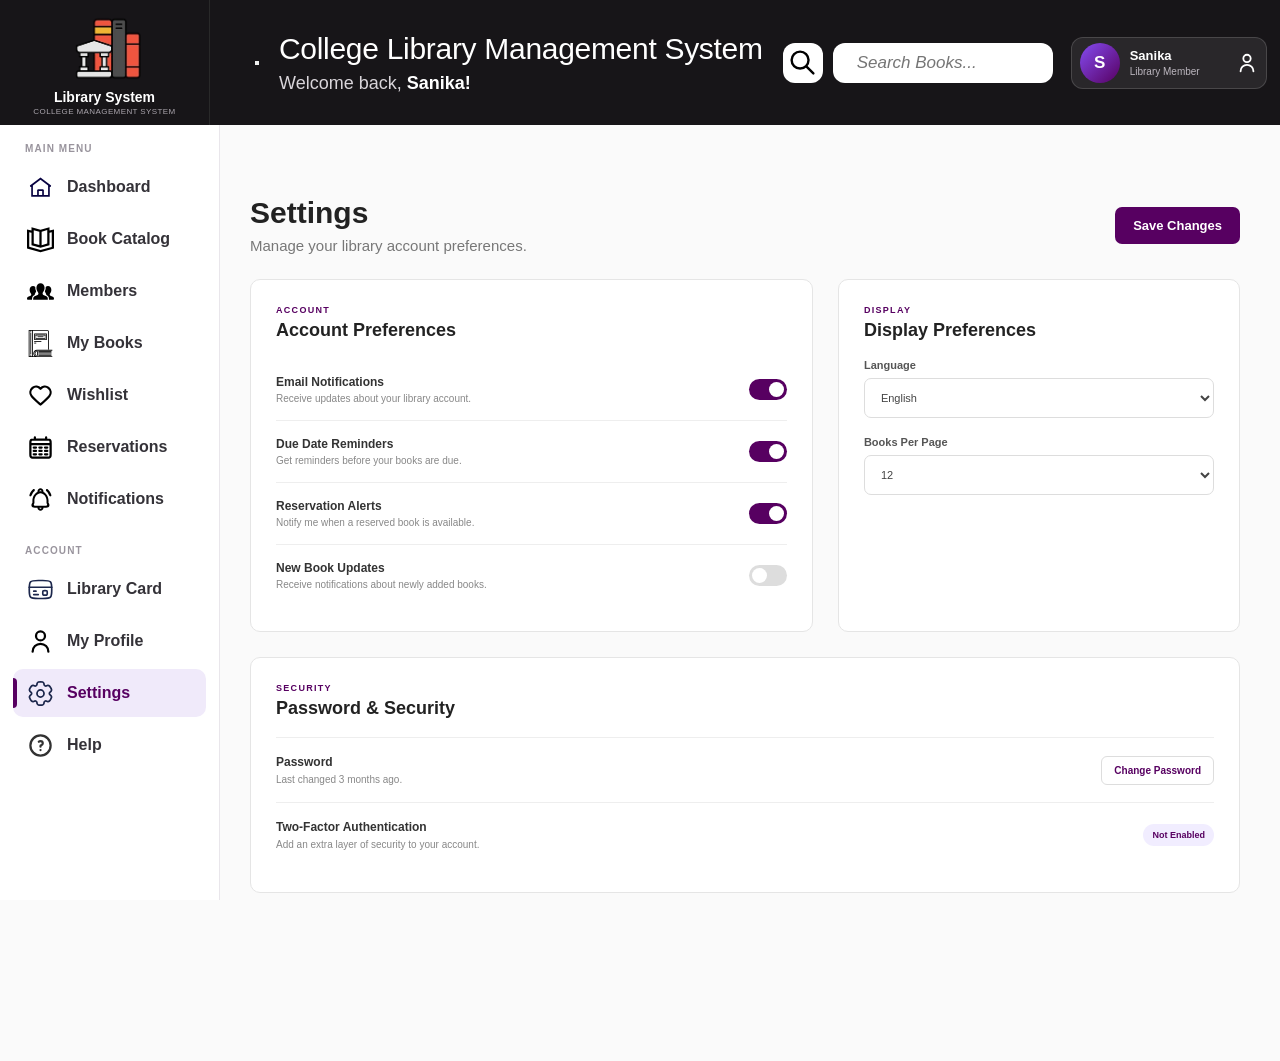
<file: pages/settings.html>
<!DOCTYPE html>
<html lang="en">

<head>
    <meta charset="UTF-8">
    <meta name="viewport" content="width=device-width, initial-scale=1.0">
    <title>Settings - Library System</title>
    <link rel="stylesheet" href="../css/common.css">
    <link rel="stylesheet" href="../css/settings.css">
</head>

<body>

    <header class="site-header">

        <div class="header-logo">
            <img src="../logo.png" alt="College Library Logo">

            <div class="brand-info">
                <strong>Library System</strong>
                <span>College Management System</span>
            </div>
        </div>

        <div class="topbar">

            <button class="menu-btn" id="menuBtn" type="button">
                <span class="menu-line"></span>
                <span class="menu-line"></span>
                <span class="menu-line"></span>
            </button>

            <div class="welcome">
                <h1>College Library Management System</h1>
                <p>Welcome back, <strong>Sanika!</strong></p>
            </div>

            <div class="header-actions">

                <div class="search-area">
                    <button class="search-btn" id="searchBtn" type="button">
                        <img src="../icons/search.svg" alt="Search">
                    </button>

                    <input type="search"
                           id="bookSearch"
                           placeholder="Search Books..."
                           aria-label="Search Books">
                </div>

                <div class="header-profile">
                    <div class="header-avatar">S</div>

                    <div class="header-user">
                        <strong>Sanika</strong>
                        <span>Library Member</span>
                    </div>

                    <a href="my-profile.html" class="header-profile-link">
                        <img src="../icons/user.svg" alt="My Profile">
                    </a>
                </div>

            </div>

        </div>

    </header>

    <aside class="sidebar" id="sidebar">

        <nav class="sidebar-nav">

            <div class="nav-section">

                <span class="nav-title">MAIN MENU</span>

                <a href="../index.html" class="nav-item">
                    <img src="../icons/home.svg" alt="Dashboard">
                    <span>Dashboard</span>
                </a>

                <a href="book-catalog.html" class="nav-item">
                    <img src="../icons/catalog.svg" alt="Book Catalog">
                    <span>Book Catalog</span>
                </a>

                <a href="members.html" class="nav-item">
                    <img src="../icons/members.svg" alt="Members">
                    <span>Members</span>
                </a>

                <a href="my-books.html" class="nav-item">
                    <img src="../icons/books.svg" alt="My Books">
                    <span>My Books</span>
                </a>

                <a href="wishlist.html" class="nav-item">
                    <img src="../icons/heart.svg" alt="Wishlist">
                    <span>Wishlist</span>
                </a>

                <a href="reservations.html" class="nav-item">
                    <img src="../icons/calendar.svg" alt="Reservations">
                    <span>Reservations</span>
                </a>

                <a href="notifications.html" class="nav-item">
                    <img src="../icons/notifications.svg" alt="Notifications">
                    <span>Notifications</span>
                </a>

            </div>

            <div class="nav-section account-section">

                <span class="nav-title">ACCOUNT</span>

                <a href="library-card.html" class="nav-item">
                    <img src="../icons/card.svg" alt="Library Card">
                    <span>Library Card</span>
                </a>

                <a href="my-profile.html" class="nav-item">
                    <img src="../icons/user.svg" alt="My Profile">
                    <span>My Profile</span>
                </a>

                <a href="settings.html" class="nav-item active">
                    <img src="../icons/settings.svg" alt="Settings">
                    <span>Settings</span>
                </a>

                <a href="help.html" class="nav-item">
                    <img src="../icons/help.svg" alt="Help">
                    <span>Help</span>
                </a>

            </div>

        </nav>

    </aside>

    <main class="main">

        <section class="settings-page">

            <div class="settings-heading">
                <div>
                    <h2>Settings</h2>
                    <p>Manage your library account preferences.</p>
                </div>

                <button class="save-settings-btn" type="button">
                    Save Changes
                </button>
            </div>

            <div class="settings-layout">

                <section class="settings-card">

                    <div class="settings-card-heading">
                        <span>ACCOUNT</span>
                        <h3>Account Preferences</h3>
                    </div>

                    <div class="setting-row">
                        <div>
                            <strong>Email Notifications</strong>
                            <p>Receive updates about your library account.</p>
                        </div>

                        <label class="switch">
                            <input type="checkbox" checked>
                            <span></span>
                        </label>
                    </div>

                    <div class="setting-row">
                        <div>
                            <strong>Due Date Reminders</strong>
                            <p>Get reminders before your books are due.</p>
                        </div>

                        <label class="switch">
                            <input type="checkbox" checked>
                            <span></span>
                        </label>
                    </div>

                    <div class="setting-row">
                        <div>
                            <strong>Reservation Alerts</strong>
                            <p>Notify me when a reserved book is available.</p>
                        </div>

                        <label class="switch">
                            <input type="checkbox" checked>
                            <span></span>
                        </label>
                    </div>

                    <div class="setting-row">
                        <div>
                            <strong>New Book Updates</strong>
                            <p>Receive notifications about newly added books.</p>
                        </div>

                        <label class="switch">
                            <input type="checkbox">
                            <span></span>
                        </label>
                    </div>

                </section>

                <section class="settings-card">

                    <div class="settings-card-heading">
                        <span>DISPLAY</span>
                        <h3>Display Preferences</h3>
                    </div>

                    <div class="form-group">

                        <label for="language">Language</label>

                        <select id="language">
                            <option>English</option>
                            <option>Hindi</option>
                            <option>Marathi</option>
                        </select>

                    </div>

    

                    <div class="form-group">

                        <label for="items">Books Per Page</label>

                        <select id="items">
                            <option>12</option>
                            <option>24</option>
                            <option>36</option>
                        </select>

                    </div>

                </section>

            </div>

            <section class="security-card">

                <div class="settings-card-heading">
                    <span>SECURITY</span>
                    <h3>Password & Security</h3>
                </div>

                <div class="security-row">

                    <div>
                        <strong>Password</strong>
                        <p>Last changed 3 months ago.</p>
                    </div>

                    <button type="button">
                        Change Password
                    </button>

                </div>

                <div class="security-row">

                    <div>
                        <strong>Two-Factor Authentication</strong>
                        <p>Add an extra layer of security to your account.</p>
                    </div>

                    <span class="security-status">
                        Not Enabled
                    </span>

                </div>

            </section>

        </section>

    </main>

    <script src="../script.js"></script>

</body>

</html>
</file>
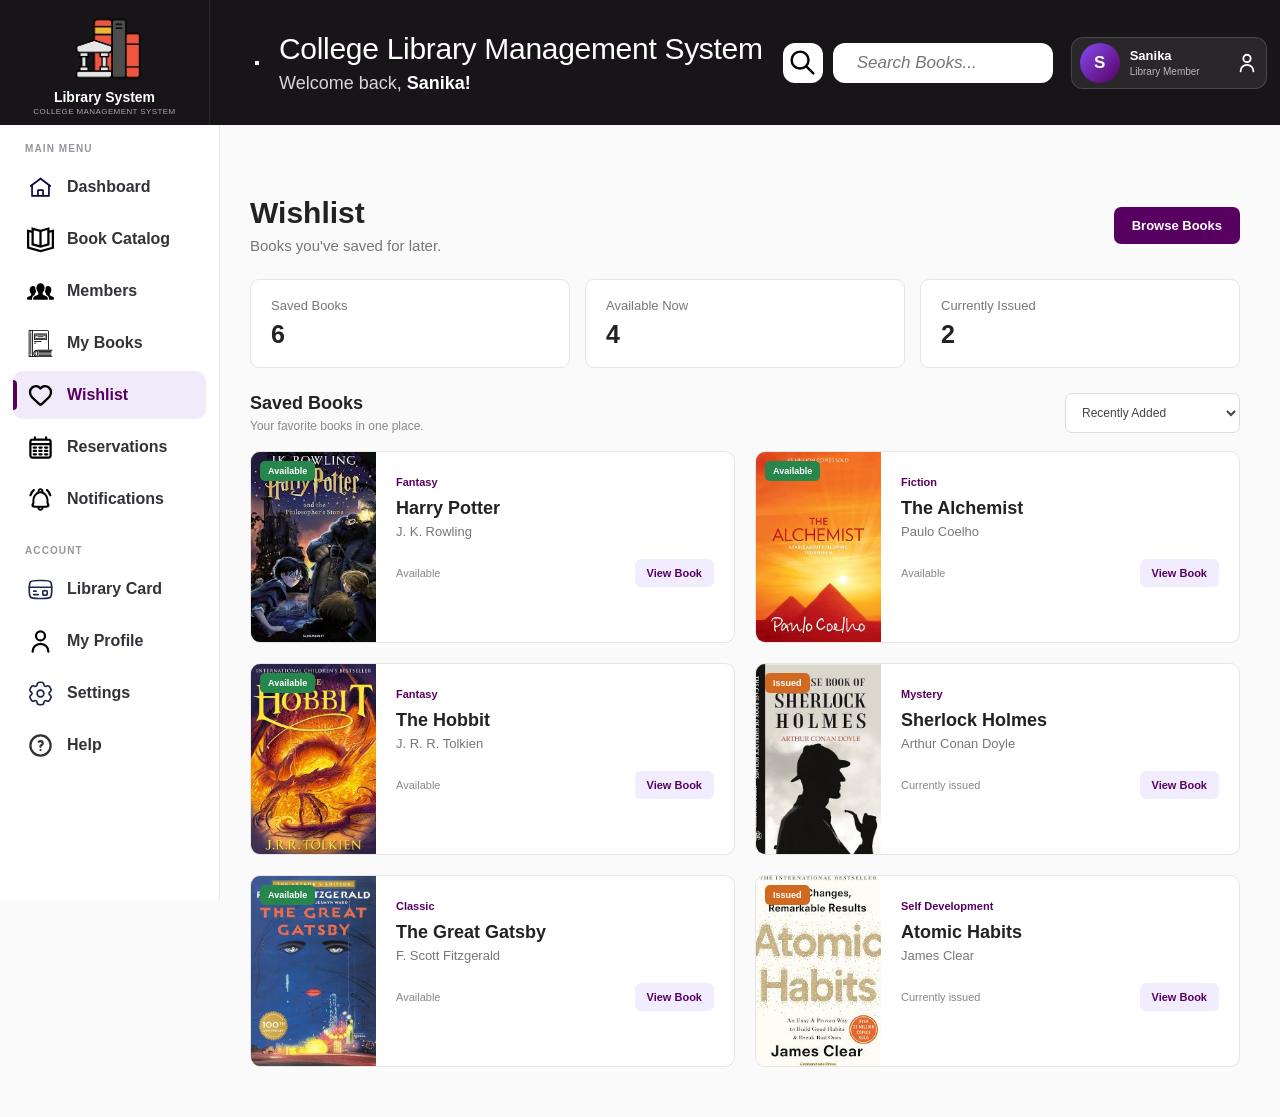
<file: pages/wishlist.html>
<!DOCTYPE html>
<html lang="en">
<head>
    <meta charset="UTF-8">
    <meta name="viewport" content="width=device-width, initial-scale=1.0">
    <title>Wishlist - Library System</title>
    <link rel="stylesheet" href="../css/common.css">
    <link rel="stylesheet" href="../css/wishlist.css">
</head>
<body>
    <header class="site-header">
        <div class="header-logo">
            <img src="../logo.png" alt="College Library Logo">
            <div class="brand-info">
                <strong>Library System</strong>
                <span>College Management System</span>
            </div>
        </div>
        <div class="topbar">
            <button class="menu-btn" id="menuBtn" type="button">
                <span class="menu-line"></span>
                <span class="menu-line"></span>
                <span class="menu-line"></span>
            </button>
            <div class="welcome">
                <h1>College Library Management System</h1>
                <p>Welcome back, <strong>Sanika!</strong></p>
            </div>
            <div class="header-actions">
                <div class="search-area">
                    <button class="search-btn" id="searchBtn" type="button">
                        <img src="../icons/search.svg" alt="Search">
                    </button>
                    <input type="search" id="bookSearch" placeholder="Search Books..." aria-label="Search Books">
                </div>
                <div class="header-profile">
                    <div class="header-avatar">S</div>
                    <div class="header-user">
                        <strong>Sanika</strong>
                        <span>Library Member</span>
                    </div>
                    <a href="my-profile.html" class="header-profile-link">
                        <img src="../icons/user.svg" alt="My Profile">
                    </a>
                </div>
            </div>
        </div>
    </header>

    <aside class="sidebar" id="sidebar">
        <nav class="sidebar-nav">
            <div class="nav-section">
                <span class="nav-title">MAIN MENU</span>
                <a href="../index.html" class="nav-item">
                    <img src="../icons/home.svg" alt="Dashboard">
                    <span>Dashboard</span>
                </a>
                <a href="book-catalog.html" class="nav-item">
                    <img src="../icons/catalog.svg" alt="Book Catalog">
                    <span>Book Catalog</span>
                </a>
                <a href="members.html" class="nav-item">
                    <img src="../icons/members.svg" alt="Members">
                    <span>Members</span>
                </a>
                <a href="my-books.html" class="nav-item">
                    <img src="../icons/books.svg" alt="My Books">
                    <span>My Books</span>
                </a>
                <a href="wishlist.html" class="nav-item active">
                    <img src="../icons/heart.svg" alt="Wishlist">
                    <span>Wishlist</span>
                </a>
                <a href="reservations.html" class="nav-item">
                    <img src="../icons/calendar.svg" alt="Reservations">
                    <span>Reservations</span>
                </a>
                <a href="notifications.html" class="nav-item">
                    <img src="../icons/notifications.svg" alt="Notifications">
                    <span>Notifications</span>
                </a>
            </div>

            <div class="nav-section account-section">
                <span class="nav-title">ACCOUNT</span>
                <a href="library-card.html" class="nav-item">
                    <img src="../icons/card.svg" alt="Library Card">
                    <span>Library Card</span>
                </a>
                <a href="my-profile.html" class="nav-item">
                    <img src="../icons/user.svg" alt="My Profile">
                    <span>My Profile</span>
                </a>
                <a href="settings.html" class="nav-item">
                    <img src="../icons/settings.svg" alt="Settings">
                    <span>Settings</span>
                </a>
                <a href="help.html" class="nav-item">
                    <img src="../icons/help.svg" alt="Help">
                    <span>Help</span>
                </a>
            </div>
        </nav>
    </aside>

    <main class="main">
        <section class="wishlist-page">
            <div class="wishlist-heading">
                <div>
                    <h2>Wishlist</h2>
                    <p>Books you've saved for later.</p>
                </div>
                <a href="book-catalog.html" class="browse-wishlist-btn">Browse Books</a>
            </div>

            <div class="wishlist-summary">
                <div class="wishlist-summary-item">
                    <span>Saved Books</span>
                    <strong>6</strong>
                </div>
                <div class="wishlist-summary-item">
                    <span>Available Now</span>
                    <strong>4</strong>
                </div>
                <div class="wishlist-summary-item">
                    <span>Currently Issued</span>
                    <strong>2</strong>
                </div>
            </div>

            <div class="wishlist-toolbar">
                <div>
                    <h3>Saved Books</h3>
                    <p>Your favorite books in one place.</p>
                </div>
                <select aria-label="Sort wishlist">
                    <option>Recently Added</option>
                    <option>Book Title</option>
                    <option>Availability</option>
                </select>
            </div>

            <div class="wishlist-grid">
                <article class="wishlist-book">
                    <div class="wishlist-cover">
                        <img src="../images/harry-potter-book.jpg" alt="Harry Potter and the Philosopher's Stone">
                        <span class="available-status">Available</span>
                    </div>
                    <div class="wishlist-info">
                        <span class="book-category">Fantasy</span>
                        <h3>Harry Potter</h3>
                        <p>J. K. Rowling</p>
                        <div class="wishlist-meta">
                            <span>Available</span>
                            <button type="button">View Book</button>
                        </div>
                    </div>
                </article>

                <article class="wishlist-book">
                    <div class="wishlist-cover">
                        <img src="../images/alchemist.jpg" alt="The Alchemist">
                        <span class="available-status">Available</span>
                    </div>
                    <div class="wishlist-info">
                        <span class="book-category">Fiction</span>
                        <h3>The Alchemist</h3>
                        <p>Paulo Coelho</p>
                        <div class="wishlist-meta">
                            <span>Available</span>
                            <button type="button">View Book</button>
                        </div>
                    </div>
                </article>

                <article class="wishlist-book">
                    <div class="wishlist-cover">
                        <img src="../images/hobbit.jpg" alt="The Hobbit">
                        <span class="available-status">Available</span>
                    </div>
                    <div class="wishlist-info">
                        <span class="book-category">Fantasy</span>
                        <h3>The Hobbit</h3>
                        <p>J. R. R. Tolkien</p>
                        <div class="wishlist-meta">
                            <span>Available</span>
                            <button type="button">View Book</button>
                        </div>
                    </div>
                </article>

                <article class="wishlist-book">
                    <div class="wishlist-cover">
                        <img src="../images/sherlock-holmes.jpg" alt="Sherlock Holmes">
                        <span class="issued-status">Issued</span>
                    </div>
                    <div class="wishlist-info">
                        <span class="book-category">Mystery</span>
                        <h3>Sherlock Holmes</h3>
                        <p>Arthur Conan Doyle</p>
                        <div class="wishlist-meta">
                            <span>Currently issued</span>
                            <button type="button">View Book</button>
                        </div>
                    </div>
                </article>

                <article class="wishlist-book">
                    <div class="wishlist-cover">
                        <img src="../images/great-gatsby.jpg" alt="The Great Gatsby">
                        <span class="available-status">Available</span>
                    </div>
                    <div class="wishlist-info">
                        <span class="book-category">Classic</span>
                        <h3>The Great Gatsby</h3>
                        <p>F. Scott Fitzgerald</p>
                        <div class="wishlist-meta">
                            <span>Available</span>
                            <button type="button">View Book</button>
                        </div>
                    </div>
                </article>

                <article class="wishlist-book">
                    <div class="wishlist-cover">
                        <img src="../images/atomic-habits.jpg" alt="Atomic Habits">
                        <span class="issued-status">Issued</span>
                    </div>
                    <div class="wishlist-info">
                        <span class="book-category">Self Development</span>
                        <h3>Atomic Habits</h3>
                        <p>James Clear</p>
                        <div class="wishlist-meta">
                            <span>Currently issued</span>
                            <button type="button">View Book</button>
                        </div>
                    </div>
                </article>
            </div>
        </section>
    </main>

    <script src="../script.js"></script>
</body>
</html>
</file>
<file: css/common.css>
* {
    box-sizing: border-box;
    margin: 0;
    padding: 0;
}

:root {
    --black: #171518;
    --text: #111111;
    --purple: #570061;
    --violet: #854cf1;
    --pink: #c15bdb;
    --blue-purple: #1c0db5;
    --light: #f4f1f7;
    --white: #ffffff;
    --border: #e9e6eb;
    --muted: #85808a;
}

body {
    min-height: 100vh;
    background: #fafafa;
    color: var(--text);
    font-family: Arial, Helvetica, sans-serif;
}

.site-header {
    position: fixed;
    top: 0;
    left: 0;
    right: 0;
    height: 125px;
    display: grid;
    grid-template-columns: 210px 1fr;
    z-index: 2000;
}

.header-logo {
    height: 125px;
    display: flex;
    flex-direction: column;
    align-items: center;
    justify-content: center;
    padding: 5px 12px;
    background: var(--black);
    border-right: 1px solid #292929;
    overflow: hidden;
}

.header-logo img {
    width: 82px;
    height: 78px;
    object-fit: contain;
}

.header-logo .brand-info {
    display: flex;
    flex-direction: column;
    align-items: center;
    margin-top: 1px;
}

.header-logo .brand-info strong {
    color: var(--white);
    font-size: 14px;
    font-weight: 700;
}

.header-logo .brand-info span {
    margin-top: 2px;
    color: #aaa5ad;
    font-size: 8px;
    font-weight: 500;
    letter-spacing: 0.4px;
    text-transform: uppercase;
}

.topbar {
    height: 125px;
    display: flex;
    align-items: center;
    gap: 20px;
    padding: 18px 35px 18px 45px;
    background: var(--black);
    color: var(--white);
}

.welcome {
    flex-shrink: 0;
}

.welcome h1 {
    margin-bottom: 7px;
    font-size: 30px;
    font-weight: 400;
    letter-spacing: -0.3px;
}

.welcome p {
    color: #d9d5da;
    font-size: 18px;
}

.welcome p strong {
    color: var(--white);
}

.header-actions {
    margin-left: auto;
    display: flex;
    align-items: center;
    gap: 18px;
}

.search-area {
    display: flex;
    align-items: center;
    gap: 10px;
}

.search-btn {
    width: 40px;
    height: 40px;
    display: flex;
    align-items: center;
    justify-content: center;
    border: none;
    border-radius: 12px;
    background: var(--white);
    cursor: pointer;
    transition: transform 0.2s ease, box-shadow 0.2s ease;
}

.search-btn:hover {
    transform: translateY(-2px);
    box-shadow: 0 5px 15px rgba(0, 0, 0, 0.2);
}

.search-btn img {
    width: 29px;
    height: 29px;
    object-fit: contain;
}

.search-area input {
    width: 220px;
    height: 40px;
    padding: 0 24px;
    border: none;
    border-radius: 12px;
    outline: none;
    color: #444444;
    background: var(--white);
    font-size: 17px;
    font-style: italic;
}

.header-profile {
    height: 52px;
    display: flex;
    align-items: center;
    gap: 10px;
    padding: 7px 9px 7px 8px;
    border: 1px solid rgba(255, 255, 255, 0.15);
    border-radius: 12px;
    background: rgba(255, 255, 255, 0.08);
}

.header-avatar {
    width: 40px;
    height: 40px;
    display: flex;
    align-items: center;
    justify-content: center;
    flex-shrink: 0;
    border-radius: 50%;
    background: linear-gradient(135deg, var(--violet), var(--purple));
    color: var(--white);
    font-size: 17px;
    font-weight: 700;
}

.header-user {
    min-width: 95px;
    display: flex;
    flex-direction: column;
}

.header-user strong {
    color: var(--white);
    font-size: 13px;
    font-weight: 700;
}

.header-user span {
    margin-top: 3px;
    color: #bbb6be;
    font-size: 10px;
}

.header-profile-link {
    width: 20px;
    height: 20px;
    display: flex;
    align-items: center;
    justify-content: center;
    margin-left: 2px;
    border-radius: 8px;
}

.header-profile-link:hover {
    background: rgba(255, 255, 255, 0.12);
}

.header-profile-link img {
    width: 22px;
    height: 22px;
    filter: brightness(0) invert(1);
}

.sidebar {
    position: fixed;
    top: 125px;
    left: 0;
    width: 220px;
    height: calc(100vh - 125px);
    display: flex;
    flex-direction: column;
    background: var(--white);
    border-right: 1px solid var(--border);
    z-index: 1000;
}

.sidebar-nav {
    flex: 1;
    overflow-y: auto;
    padding: 18px 13px;
}

.nav-section {
    width: 100%;
}

.account-section {
    margin-top: 22px;
}

.nav-title {
    display: block;
    margin: 0 12px 9px;
    color: #99949d;
    font-size: 10px;
    font-weight: 700;
    letter-spacing: 1.1px;
}

.nav-item {
    position: relative;
    height: 48px;
    display: flex;
    align-items: center;
    gap: 13px;
    margin-bottom: 4px;
    padding: 0 14px;
    color: #343238;
    text-decoration: none;
    border-radius: 10px;
    font-size: 16px;
    font-weight: 600;
    transition: background 0.2s ease, color 0.2s ease, transform 0.2s ease;
}

.nav-item img {
    width: 27px;
    height: 27px;
    object-fit: contain;
    flex-shrink: 0;
}

.nav-item:hover {
    background: #f7f3fa;
    color: var(--purple);
    transform: translateX(2px);
}

.nav-item.active {
    background: #f0eafa;
    color: var(--purple);
    font-weight: 700;
}

.nav-item.active::before {
    content: "";
    position: absolute;
    left: 0;
    top: 9px;
    width: 4px;
    height: 30px;
    border-radius: 0 5px 5px 0;
    background: var(--purple);
}

.nav-item.active img {
    transform: scale(1.04);
}

.sidebar-profile {
    height: 76px;
    display: flex;
    align-items: center;
    gap: 10px;
    padding: 10px 14px;
    border-top: 1px solid var(--border);
    background: #fcfbfd;
}

.profile-avatar {
    width: 39px;
    height: 39px;
    display: flex;
    align-items: center;
    justify-content: center;
    flex-shrink: 0;
    border-radius: 50%;
    background: linear-gradient(135deg, var(--violet), var(--purple));
    color: var(--white);
    font-size: 16px;
    font-weight: 700;
}

.profile-info {
    min-width: 0;
    display: flex;
    flex-direction: column;
}

.profile-info strong {
    font-size: 13px;
}

.profile-info span {
    margin-top: 3px;
    color: var(--muted);
    font-size: 10px;
}

.profile-link {
    width: 30px;
    height: 30px;
    display: flex;
    align-items: center;
    justify-content: center;
    margin-left: auto;
    border-radius: 7px;
}

.profile-link:hover {
    background: var(--light);
}

.profile-link img {
    width: 22px;
    height: 22px;
}

.main {
    min-height: 100vh;
    margin-left: 210px;
}


.page-placeholder {
    min-height: 400px;
    margin-top: 161px;
    padding: 60px;
    display: flex;
    flex-direction: column;
    align-items: center;
    justify-content: center;
    text-align: center;
}

.page-placeholder h2 {
    margin-bottom: 10px;
    color: var(--purple);
    font-size: 32px;
    font-weight: 600;
}

.page-placeholder p {
    color: #777777;
    font-size: 18px;
}
</file>
<file: css/dashboard.css>
.content {
    padding: 150px 42px 55px 58px;
}

.stat-grid {
    display: grid;
    grid-template-columns: repeat(3, 1fr);
    gap: 46px;
    margin-bottom: 37px;
}

.stat-card {
    height: 125px;
    padding: 18px 42px;
    border: none;
    border-radius: 12px;
    color: var(--white);
    text-align: left;
    font-family: inherit;
    cursor: pointer;
    transition: transform 0.2s ease, box-shadow 0.2s ease;
}

.stat-card:hover {
    transform: translateY(-3px);
    box-shadow: 0 8px 20px rgba(0, 0, 0, 0.12);
}

.stat-card span {
    display: block;
    margin-bottom: 5px;
    font-size: 20px;
}

.stat-card strong {
    display: block;
    margin-bottom: 4px;
    font-size: 27px;
}

.stat-card small {
    font-size: 14px;
    font-weight: 600;
}

.available {
    background: var(--purple);
}

.arrivals {
    background: var(--violet);
}

.reserved {
    background: var(--pink);
}

.dashboard-grid {
    display: grid;
    grid-template-columns: minmax(500px, 2.3fr) minmax(280px, 1fr);
    gap: 43px;
    margin-bottom: 37px;
}

.collection-card {
    height: 448px;
    padding: 43px 38px;
    border-radius: 12px;
    background: linear-gradient(110deg, #884bf4, #ff8a4c);
    color: var(--white);
}

.collection-card h2 {
    margin-bottom: 27px;
    font-size: 21px;
    font-weight: 400;
}

.collection-body {
    display: grid;
    grid-template-columns: 1fr 236px;
    gap: 12px;
}

.featured-book {
    position: relative;
    height: 290px;
    overflow: hidden;
    border-radius: 9px;
    background: #5d006b;
    cursor: pointer;
    transition: transform 0.3s ease;
}

.featured-book:hover {
    transform: translateY(-4px);
}

.collection-image {
    height: 100%;
    display: block;
    object-fit: cover;
    object-position: center;
    image-rendering: auto;
    transform: translateX(19px) scale(1.1) translateY(10px);
}

.collection-overlay {
    position: absolute;
    left: 20px;
    right: 20px;
    bottom: 18px;
    padding: 12px 15px;
    background: rgba(40, 0, 55, 0.78);
    border-radius: 7px;
}

.collection-overlay strong {
    display: block;
    margin-bottom: 4px;
    font-size: 18px;
}

.collection-overlay span {
    font-size: 13px;
}

.mini-books {
    display: grid;
    grid-template-columns: 1fr 1fr;
    gap: 13px;
}

.mini-book {
    cursor: pointer;
    position: relative;
    height: 139px;
    overflow: hidden;
    border-radius: 7px;
    background: var(--white);
    box-shadow: 0 2px 7px rgba(0, 0, 0, 0.13);
}

.mini-book img {
    height: 100%;
    display: block;
    object-fit: cover;
    object-position: center;
    transform: translateX(10px) scale(1.3);
    transition: transform 0.3s ease;
}

.mini-book:hover img {
    transform: scale(1.4);
}

.mini-book span {
    position: absolute;
    left: 0;
    right: 0;
    bottom: 0;
    padding: 12px 5px 9px;
    background: linear-gradient(transparent, rgba(20, 0, 35, 0.88));
    color: var(--white);
    text-align: center;
    font-size: 13px;
    font-weight: 700;
    z-index: 2;
}
.quick-links {
    display: flex;
    flex-direction: column;
    gap: 14px;
}

.quick-links h2 {
    margin-bottom: 3px;
    color: var(--text);
    font-size: 21px;
    font-weight: 500;
}

.quick-link {
    position: relative;
    width: 100%;
    height: 94px;
    padding: 18px 48px 18px 24px;
    border: 1px solid #e5e1ec;
    border-radius: 12px;
    background: var(--white);
    color: var(--text);
    text-align: left;
    font-family: inherit;
    cursor: pointer;
    box-shadow: 0 3px 10px rgba(0, 0, 0, 0.05);
    transition: transform 0.2s ease, box-shadow 0.2s ease, border-color 0.2s ease;
}

.quick-link::before {
    position: absolute;
    top: 0;
    left: 0;
    width: 5px;
    height: 100%;
    border-radius: 12px 0 0 12px;
    background: var(--purple);
    content: "";
}

.quick-link::after {
    position: absolute;
    top: 50%;
    right: 20px;
    width: 27px;
    height: 27px;
    display: flex;
    align-items: center;
    justify-content: center;
    border-radius: 50%;
    background: #f1edff;
    color: var(--purple);
    content: "→";
    font-size: 17px;
    font-weight: 700;
    transform: translateY(-50%);
    transition: transform 0.2s ease, background 0.2s ease;
}

.quick-link:hover {
    transform: translateY(-3px);
    border-color: #d9d0ed;
    box-shadow: 0 8px 20px rgba(0, 0, 0, 0.09);
}

.quick-link:hover::after {
    background: var(--purple);
    color: var(--white);
    transform: translate(3px, -50%);
}

.quick-link strong {
    display: block;
    margin-bottom: 7px;
    color: #26212d;
    font-size: 18px;
    font-weight: 600;
}

.quick-link span {
    display: block;
    color: #77717e;
    font-size: 13px;
    font-weight: 500;
}

.quick-link:nth-of-type(2)::before {
    background: var(--blue-purple);
}

.quick-link:nth-of-type(3)::before {
    background: var(--pink);
}

.quick-link:nth-of-type(2)::after {
    background: #eeeaff;
    color: var(--blue-purple);
}

.quick-link:nth-of-type(3)::after {
    background: #f9e8f8;
    color: var(--pink);
}

.transactions-card {
    width: 100%;
    padding: 28px 32px;
    border: 1px solid var(--border);
    border-radius: 12px;
    background: var(--white);
    box-shadow: 0 3px 12px rgba(0, 0, 0, 0.05);
}

.section-heading {
    display: flex;
    align-items: center;
    justify-content: space-between;
    margin-bottom: 20px;
}

.section-heading h2 {
    font-size: 21px;
    font-weight: 500;
}

.section-heading button {
    padding: 8px 15px;
    border: none;
    border-radius: 7px;
    background: var(--light);
    color: var(--blue-purple);
    font-family: inherit;
    font-weight: 600;
    cursor: pointer;
}

.transaction-table {
    width: 100%;
}

.transaction-row {
    display: grid;
    grid-template-columns: 1.2fr 2fr 1fr 1.2fr;
    align-items: center;
    min-height: 52px;
    border-bottom: 1px solid var(--border);
    font-size: 14px;
}

.transaction-row:last-child {
    border-bottom: none;
}

.transaction-header {
    min-height: 42px;
    color: #666666;
    font-size: 13px;
    font-weight: 700;
}

.issued {
    color: var(--purple);
    font-weight: 700;
}

.returned {
    color: var(--blue-purple);
    font-weight: 700;
}
</file>
<file: css/catalog.css>
padding: 175px 42px 55px 58px;
}

.catalog-header {
    display: flex;
    align-items: center;
    justify-content: space-between;
    margin-bottom: 24px;
}

.catalog-header h2 {
    margin-bottom: 6px;
    color: var(--text);
    font-size: 25px;
    font-weight: 600;
}

.catalog-header p {
    color: #777777;
    font-size: 14px;
}

.book-count {
    padding: 9px 16px;
    border-radius: 8px;
    background: #f2eafa;
    color: var(--purple);
    font-size: 14px;
    font-weight: 700;
}

.catalog-filters {
    display: flex;
    gap: 14px;
    margin-bottom: 27px;
}

.catalog-search {
    flex: 1;
    height: 48px;
    display: flex;
    align-items: center;
    gap: 10px;
    padding: 0 15px;
    border: 1px solid #dddddd;
    border-radius: 9px;
    background: var(--white);
}

.catalog-search img {
    width: 21px;
    height: 21px;
}

.catalog-search input {
    width: 100%;
    height: 100%;
    border: none;
    outline: none;
    font-family: inherit;
    font-size: 14px;
}

.catalog-filters select {
    width: 175px;
    height: 48px;
    padding: 0 13px;
    border: 1px solid #dddddd;
    border-radius: 9px;
    outline: none;
    background: var(--white);
    color: #444444;
    font-family: inherit;
    font-size: 14px;
}

.catalog-grid {
    display: grid;
    grid-template-columns: repeat(4, 1fr);
    gap: 22px;
}

.book-card {
    overflow: hidden;
    border: 1px solid var(--border);
    border-radius: 12px;
    background: var(--white);
    box-shadow: 0 3px 12px rgba(0, 0, 0, 0.06);
    transition: transform 0.25s ease, box-shadow 0.25s ease;
}

.book-card:hover {
    transform: translateY(-5px);
    box-shadow: 0 10px 24px rgba(0, 0, 0, 0.12);
}

.book-cover {
    width: 145px;
    min-width: 145px;
    height: 210px;
    overflow: hidden;
    background: #f1edff;
}

.book-cover img {
    width: 100%;
    height: 100%;
    object-fit: cover;
    display: block;
}

.book-cover span {
    position: absolute;
    top: 10px;
    right: 10px;
    padding: 6px 9px;
    border-radius: 6px;
    color: var(--white);
    font-size: 11px;
    font-weight: 700;
}

.available-status {
    background: #16834a;
}

.issued-status {
    background: #d27816;
}

.book-info {
    padding: 16px;
}

.book-info h3 {
    margin-bottom: 6px;
    color: #222222;
    font-size: 17px;
    font-weight: 700;
}

.book-info p {
    margin-bottom: 8px;
    color: #666666;
    font-size: 13px;
}

.book-info span {
    display: inline-block;
    margin-bottom: 8px;
    padding: 5px 8px;
    border-radius: 5px;
    background: #f2eafa;
    color: var(--purple);
    font-size: 10px;
    font-weight: 700;
}

.book-info small {
    display: block;
    margin-bottom: 14px;
    color: #888888;
    font-size: 10px;
}

.book-info button {
    width: 100%;
    height: 38px;
    border: none;
    border-radius: 7px;
    background: var(--blue-purple);
    color: var(--white);
    font-family: inherit;
    font-size: 13px;
    font-weight: 600;
    cursor: pointer;
    transition: background 0.2s ease, transform 0.2s ease;
}

.book-info button:hover {
    background: var(--purple);
    transform: translateY(-1px);
}

.catalog-pagination {
    display: flex;
    justify-content: center;
    gap: 7px;
    margin-top: 30px;
}

.catalog-pagination button {
    min-width: 38px;
    height: 38px;
    padding: 0 12px;
    border: 1px solid #dddddd;
    border-radius: 7px;
    background: var(--white);
    color: #555555;
    font-family: inherit;
    font-weight: 600;
    cursor: pointer;
}

.catalog-pagination button:hover,
.catalog-pagination .page-active {
    border-color: var(--purple);
    background: var(--purple);
    color: var(--white);
}

    margin-top: 161px;
    padding: 35px 40px 50px;
}

.catalog-heading {
    display: flex;
    align-items: center;
    justify-content: space-between;
    margin-bottom: 25px;
}

.catalog-heading h2 {
    margin: 0 0 7px;
    font-size: 30px;
    color: #222222;
}

.catalog-heading p {
    margin: 0;
    color: #777777;
    font-size: 15px;
}

.book-count {
    background: #f1edff;
    color: var(--purple);
    padding: 10px 16px;
    border-radius: 8px;
    font-size: 14px;
    font-weight: 600;
}

.catalog-filters {
    display: flex;
    gap: 15px;
    margin-bottom: 25px;
}

.catalog-search {
    flex: 1;
    height: 46px;
    display: flex;
    align-items: center;
    gap: 10px;
    padding: 0 14px;
    border: 1px solid #dddddd;
    border-radius: 8px;
    background: #ffffff;
}

.catalog-search img {
    width: 18px;
    height: 18px;
}

.catalog-search input {
    width: 100%;
    border: 0;
    outline: 0;
    font-size: 14px;
}

.catalog-filters select {
    width: 190px;
    padding: 0 14px;
    border: 1px solid #dddddd;
    border-radius: 8px;
    background: #ffffff;
    color: #444444;
    outline: 0;
}

.catalog-grid {
    display: grid;
    grid-template-columns: repeat(2, 1fr);
    gap: 20px;
}

.book-card {
    display: flex;
    min-height: 210px;
    background: #ffffff;
    border: 1px solid #e5e5e5;
    border-radius: 10px;
    overflow: hidden;
    transition: transform 0.2s ease, box-shadow 0.2s ease;
}

.book-card:hover {
    transform: translateY(-3px);
    box-shadow: 0 8px 22px rgba(0, 0, 0, 0.08);
}

.book-cover {
    width: 125px;
    min-width: 125px;
    display: flex;
    align-items: center;
    justify-content: center;
    background: #f0ecff;
    color: var(--purple);
    font-size: 30px;
    font-weight: 700;
}

.book-info {
    flex: 1;
    padding: 20px;
}

.book-category {
    font-size: 12px;
    color: var(--purple);
    font-weight: 600;
}

.book-info h3 {
    margin: 8px 0 5px;
    font-size: 18px;
    color: #222222;
}

.book-info p {
    margin: 0 0 16px;
    color: #777777;
    font-size: 14px;
}

.book-meta {
    display: flex;
    align-items: center;
    justify-content: space-between;
    gap: 10px;
    font-size: 11px;
    color: #888888;
}

.available-status {
    color: #27864b;
    font-weight: 600;
}

.issued-status {
    color: #d16a20;
    font-weight: 600;
}

.book-actions {
    display: flex;
    gap: 8px;
    margin-top: 15px;
}

.book-actions button {
    padding: 8px 14px;
    border: 0;
    border-radius: 6px;
    background: var(--purple);
    color: #ffffff;
    font-size: 12px;
    font-weight: 600;
    cursor: pointer;
}

.book-actions .secondary-btn {
    padding: 8px 11px;
    background: #f1edff;
    color: var(--purple);
    font-size: 17px;
}
</file>
<file: css/help.css>
.help-page {
    margin-top: 161px;
    padding: 35px 40px 50px;
}

.help-heading {
    margin-bottom: 22px;
}

.help-heading h2 {
    margin: 0 0 7px;
    color: #222222;
    font-size: 30px;
}

.help-heading p {
    margin: 0;
    color: #777777;
    font-size: 15px;
}

.help-search {
    display: flex;
    align-items: center;
    gap: 12px;
    height: 48px;
    margin-bottom: 25px;
    padding: 0 15px;
    border: 1px solid #dddddd;
    border-radius: 8px;
    background: #ffffff;
}

.help-search img {
    width: 21px;
    height: 21px;
}

.help-search input {
    flex: 1;
    height: 100%;
    border: 0;
    outline: 0;
    color: #444444;
    font-family: inherit;
    font-size: 12px;
}

.help-search input::placeholder {
    color: #999999;
}

.help-grid {
    display: grid;
    grid-template-columns: 1fr 1fr;
    gap: 15px;
    margin-bottom: 25px;
}

.help-card {
    display: flex;
    align-items: center;
    gap: 15px;
    min-height: 95px;
    padding: 17px;
    border: 1px solid #e5e5e5;
    border-radius: 9px;
    background: #ffffff;
    color: #222222;
    text-decoration: none;
    box-shadow: 0 2px 8px rgba(0, 0, 0, 0.03);
    transition: transform 0.2s ease, box-shadow 0.2s ease;
}

.help-card:hover {
    transform: translateY(-2px);
    box-shadow: 0 7px 18px rgba(0, 0, 0, 0.07);
}

.help-icon {
    width: 45px;
    height: 45px;
    min-width: 45px;
    display: flex;
    align-items: center;
    justify-content: center;
    border-radius: 9px;
    background: #f1edff;
}

.help-icon img {
    width: 23px;
    height: 23px;
}

.help-card div:nth-child(2) {
    flex: 1;
}

.help-card h3 {
    margin: 0 0 5px;
    color: #333333;
    font-size: 14px;
}

.help-card p {
    margin: 0;
    color: #888888;
    font-size: 10px;
    line-height: 1.5;
}

.help-card > strong {
    color: var(--purple);
    font-size: 17px;
}

.faq-card {
    margin-bottom: 20px;
    padding: 22px;
    border: 1px solid #e5e5e5;
    border-radius: 10px;
    background: #ffffff;
}

.faq-heading {
    margin-bottom: 15px;
}

.faq-heading span {
    display: block;
    margin-bottom: 5px;
    color: var(--purple);
    font-size: 9px;
    font-weight: 700;
    letter-spacing: 1.3px;
}

.faq-heading h3 {
    margin: 0;
    color: #222222;
    font-size: 18px;
}

.faq-item {
    padding: 15px 0;
    border-top: 1px solid #eeeeee;
}

.faq-item h4 {
    margin: 0 0 5px;
    color: #333333;
    font-size: 12px;
    font-weight: 600;
}

.faq-item p {
    margin: 0;
    color: #777777;
    font-size: 10px;
    line-height: 1.5;
}

.support-box {
    display: flex;
    align-items: center;
    gap: 14px;
    padding: 17px 20px;
    border: 1px solid #e5e5e5;
    border-radius: 9px;
    background: #f7f5ff;
}

.support-icon {
    width: 40px;
    height: 40px;
    min-width: 40px;
    display: flex;
    align-items: center;
    justify-content: center;
    border-radius: 8px;
    background: #ffffff;
}

.support-icon img {
    width: 21px;
    height: 21px;
}

.support-box > div:nth-child(2) {
    flex: 1;
}

.support-box h3 {
    margin: 0 0 4px;
    color: #333333;
    font-size: 13px;
}

.support-box p {
    margin: 0;
    color: #777777;
    font-size: 10px;
}

.support-box button {
    padding: 9px 13px;
    border: 0;
    border-radius: 6px;
    background: var(--purple);
    color: #ffffff;
    font-family: inherit;
    font-size: 10px;
    font-weight: 600;
    cursor: pointer;
}
</file>
<file: css/library-card.css>
.library-card-page {
    margin-top: 161px;
    padding: 35px 40px 50px;
}

.library-card-heading {
    display: flex;
    align-items: center;
    justify-content: space-between;
    margin-bottom: 25px;
}

.library-card-heading h2 {
    margin: 0 0 7px;
    font-size: 30px;
    color: #222222;
}

.library-card-heading p {
    margin: 0;
    color: #777777;
    font-size: 15px;
}

.download-card-btn {
    border: 0;
    border-radius: 7px;
    padding: 11px 18px;
    background: var(--purple);
    color: #ffffff;
    font-size: 13px;
    font-weight: 600;
    cursor: pointer;
}

.library-card-layout {
    display: grid;
    grid-template-columns: 1.7fr 1fr;
    gap: 25px;
    align-items: stretch;
}

.digital-card {
    min-height: 300px;
    padding: 25px;
    border-radius: 14px;
    background: #292929;
    color: #ffffff;
    box-shadow: 0 8px 25px rgba(0, 0, 0, 0.12);
}

.card-header {
    display: flex;
    align-items: center;
    justify-content: space-between;
    padding-bottom: 20px;
    border-bottom: 1px solid rgba(255, 255, 255, 0.15);
}

.card-brand {
    display: flex;
    align-items: center;
    gap: 10px;
}

.card-brand img {
    width: 42px;
    height: 42px;
    object-fit: contain;
}

.card-brand strong {
    display: block;
    font-size: 14px;
}

.card-brand span {
    display: block;
    margin-top: 3px;
    color: #bbbbbb;
    font-size: 9px;
}

.card-label {
    font-size: 10px;
    letter-spacing: 1.5px;
    color: #bbbbbb;
}

.card-main {
    display: flex;
    align-items: center;
    gap: 20px;
    padding: 28px 0;
}

.card-member-avatar {
    width: 82px;
    height: 82px;
    min-width: 82px;
    overflow: hidden;
    border-radius: 8px;
    background: #f1edff;
}
.card-member-avatar img {
    width: 100%;
    height: 100%;
    object-fit: cover;
    display: block;
}
.card-member-info > span {
    color: #999999;
    font-size: 9px;
    letter-spacing: 1px;
}

.card-member-info h3 {
    margin: 5px 0 18px;
    font-size: 25px;
}

.card-details {
    display: flex;
    gap: 35px;
}

.card-details span,
.card-footer span {
    display: block;
    margin-bottom: 5px;
    color: #999999;
    font-size: 8px;
    letter-spacing: 0.7px;
}

.card-details strong,
.card-footer strong {
    font-size: 11px;
}

.card-footer {
    display: flex;
    align-items: flex-end;
    justify-content: space-between;
    padding-top: 18px;
    border-top: 1px solid rgba(255, 255, 255, 0.15);
}

.card-code {
    text-align: right;
}

.barcode {
    display: flex;
    align-items: stretch;
    justify-content: flex-end;
    height: 28px;
    margin-top: 5px;
}

.barcode i {
    display: block;
    width: 2px;
    margin-left: 3px;
    background: #ffffff;
}

.barcode i:nth-child(2),
.barcode i:nth-child(6),
.barcode i:nth-child(10) {
    width: 4px;
}

.card-information {
    padding: 25px;
    background: #ffffff;
    border: 1px solid #e5e5e5;
    border-radius: 10px;
}

.card-information h3 {
    margin: 0 0 18px;
    font-size: 18px;
    color: #222222;
}

.card-info-row {
    display: flex;
    align-items: center;
    justify-content: space-between;
    padding: 13px 0;
    border-bottom: 1px solid #eeeeee;
}

.card-info-row span {
    color: #777777;
    font-size: 12px;
}

.card-info-row strong {
    color: #333333;
    font-size: 12px;
}

.card-active {
    color: #27864b !important;
}

.card-note {
    margin-top: 20px;
    padding: 13px;
    border-radius: 7px;
    background: #f7f5ff;
}

.card-note strong {
    display: block;
    margin-bottom: 5px;
    color: var(--purple);
    font-size: 12px;
}

.card-note p {
    margin: 0;
    color: #777777;
    font-size: 11px;
    line-height: 1.5;
}

.card-usage {
    margin-top: 25px;
    background: #ffffff;
    border: 1px solid #e5e5e5;
    border-radius: 10px;
    overflow: hidden;
}

.usage-heading {
    padding: 20px;
    border-bottom: 1px solid #eeeeee;
}

.usage-heading h3 {
    margin: 0 0 5px;
    color: #222222;
    font-size: 17px;
}

.usage-heading p {
    margin: 0;
    color: #888888;
    font-size: 12px;
}

.usage-grid {
    display: grid;
    grid-template-columns: repeat(4, 1fr);
}

.usage-item {
    padding: 20px;
    border-right: 1px solid #eeeeee;
}

.usage-item:last-child {
    border-right: 0;
}

.usage-item span {
    display: block;
    margin-bottom: 8px;
    color: #777777;
    font-size: 11px;
}

.usage-item strong {
    color: #222222;
    font-size: 22px;
}
</file>
<file: css/members.css>
.book-actions .reserve-btn {
    background: #333333;
}
.members-page {
    margin-top: 161px;
    padding: 35px 40px 50px;
}

.members-heading {
    display: flex;
    align-items: center;
    justify-content: space-between;
    margin-bottom: 25px;
}

.members-heading h2 {
    margin: 0 0 7px;
    font-size: 30px;
    color: #222222;
}

.members-heading p {
    margin: 0;
    color: #777777;
    font-size: 15px;
}

.add-member-btn {
    border: 0;
    border-radius: 7px;
    padding: 11px 18px;
    background: var(--purple);
    color: #ffffff;
    font-size: 13px;
    font-weight: 600;
    cursor: pointer;
}

.member-stats {
    display: grid;
    grid-template-columns: repeat(4, 1fr);
    gap: 15px;
    margin-bottom: 25px;
}

.member-stat-card {
    padding: 18px 20px;
    background: #ffffff;
    border: 1px solid #e5e5e5;
    border-radius: 9px;
}

.member-stat-card span {
    display: block;
    color: #777777;
    font-size: 13px;
    margin-bottom: 7px;
}

.member-stat-card strong {
    display: block;
    color: #222222;
    font-size: 25px;
    margin-bottom: 5px;
}

.member-stat-card small {
    color: #999999;
    font-size: 11px;
}

.members-toolbar {
    display: flex;
    gap: 12px;
    margin-bottom: 20px;
}

.member-search {
    flex: 1;
    height: 44px;
    display: flex;
    align-items: center;
    gap: 10px;
    padding: 0 14px;
    background: #ffffff;
    border: 1px solid #dddddd;
    border-radius: 7px;
}

.member-search img {
    width: 18px;
    height: 18px;
}

.member-search input {
    width: 100%;
    border: 0;
    outline: 0;
    font-size: 13px;
}

.members-toolbar select {
    width: 170px;
    border: 1px solid #dddddd;
    border-radius: 7px;
    padding: 0 12px;
    background: #ffffff;
    color: #444444;
    outline: 0;
}

.members-table-card {
    background: #ffffff;
    border: 1px solid #e5e5e5;
    border-radius: 9px;
    overflow: hidden;
}

.table-heading {
    display: flex;
    align-items: center;
    justify-content: space-between;
    padding: 20px;
    border-bottom: 1px solid #eeeeee;
}

.table-heading h3 {
    margin: 0;
    font-size: 17px;
    color: #222222;
}

.table-heading span {
    color: #888888;
    font-size: 12px;
}

.members-table {
    width: 100%;
}

.member-row {
    min-height: 68px;
    display: grid;
    grid-template-columns: 2fr 1fr 1.4fr 0.8fr 0.9fr 0.8fr 0.6fr;
    align-items: center;
    gap: 15px;
    padding: 10px 20px;
    border-bottom: 1px solid #eeeeee;
    color: #555555;
    font-size: 12px;
}

.member-row:last-child {
    border-bottom: 0;
}

.member-header {
    min-height: 48px;
    background: #fafafa;
    color: #777777;
    font-size: 11px;
    font-weight: 600;
}

.member-name {
    display: flex;
    align-items: center;
    gap: 10px;
}

.member-avatar {
    width: 38px;
    height: 38px;
    min-width: 38px;
    display: flex;
    align-items: center;
    justify-content: center;
    border-radius: 50%;
    background: #f0ecff;
    color: var(--purple);
    font-size: 11px;
    font-weight: 700;
}

.member-name strong {
    display: block;
    margin-bottom: 3px;
    color: #333333;
    font-size: 13px;
}

.member-name small {
    display: block;
    color: #999999;
    font-size: 10px;
}

.member-active {
    color: #27864b;
    font-weight: 600;
}

.member-row > button {
    width: fit-content;
    border: 0;
    background: transparent;
    color: var(--purple);
    font-size: 12px;
    font-weight: 600;
    cursor: pointer;
}
</file>
<file: css/my-books.css>
.my-books-page {
    margin-top: 161px;
    padding: 35px 40px 50px;
}

.my-books-heading {
    display: flex;
    align-items: center;
    justify-content: space-between;
    margin-bottom: 25px;
}

.my-books-heading h2 {
    margin: 0 0 7px;
    font-size: 30px;
    color: #222222;
}

.my-books-heading p {
    margin: 0;
    color: #777777;
    font-size: 15px;
}

.browse-books-btn {
    padding: 11px 18px;
    border-radius: 7px;
    background: var(--purple);
    color: #ffffff;
    text-decoration: none;
    font-size: 13px;
    font-weight: 600;
}

.my-books-stats {
    display: grid;
    grid-template-columns: repeat(4, 1fr);
    gap: 15px;
    margin-bottom: 25px;
}

.my-book-stat {
    padding: 18px 20px;
    background: #ffffff;
    border: 1px solid #e5e5e5;
    border-radius: 9px;
}

.my-book-stat span {
    display: block;
    margin-bottom: 7px;
    color: #777777;
    font-size: 13px;
}

.my-book-stat strong {
    display: block;
    margin-bottom: 5px;
    color: #222222;
    font-size: 25px;
}

.my-book-stat small {
    color: #999999;
    font-size: 11px;
}

.issued-books-card,
.borrowing-history-card {
    margin-bottom: 25px;
    background: #ffffff;
    border: 1px solid #e5e5e5;
    border-radius: 9px;
    overflow: hidden;
}

.my-books-section-heading {
    display: flex;
    align-items: center;
    justify-content: space-between;
    padding: 20px;
    border-bottom: 1px solid #eeeeee;
}

.my-books-section-heading h3 {
    margin: 0 0 5px;
    color: #222222;
    font-size: 17px;
}

.my-books-section-heading p {
    margin: 0;
    color: #888888;
    font-size: 12px;
}

.my-books-section-heading > span {
    color: var(--purple);
    font-size: 12px;
    font-weight: 600;
}

.issued-book {
    display: flex;
    align-items: center;
    gap: 20px;
    padding: 18px 20px;
    border-bottom: 1px solid #eeeeee;
}

.issued-book:last-child {
    border-bottom: 0;
}

.issued-book-cover {
    width: 75px;
    min-width: 75px;
    height: 100px;
    overflow: hidden;
    border-radius: 5px;
    background: #f1edff;
}

.issued-book-cover img {
    width: 100%;
    height: 100%;
    object-fit: cover;
    display: block;
}

.issued-book-details {
    flex: 1;
}

.issued-book-details .book-category {
    font-size: 11px;
}

.issued-book-details h3 {
    margin: 6px 0 4px;
    color: #222222;
    font-size: 16px;
}

.issued-book-details p {
    margin: 0 0 12px;
    color: #777777;
    font-size: 13px;
}

.issued-book-meta {
    display: flex;
    gap: 25px;
    color: #888888;
    font-size: 11px;
}

.due-normal {
    color: #27864b;
    font-weight: 600;
}

.due-soon {
    color: #d16a20;
    font-weight: 600;
}

.issued-book-action {
    display: flex;
    flex-direction: column;
    align-items: flex-end;
    gap: 12px;
}

.book-status {
    padding: 5px 10px;
    border-radius: 12px;
    font-size: 10px;
    font-weight: 600;
}

.active-book {
    background: #e9f7ee;
    color: #27864b;
}

.issued-book-action button {
    padding: 8px 14px;
    border: 0;
    border-radius: 6px;
    background: var(--purple);
    color: #ffffff;
    font-size: 11px;
    font-weight: 600;
    cursor: pointer;
}

.history-table {
    width: 100%;
}

.history-row {
    min-height: 55px;
    display: grid;
    grid-template-columns: 2fr 1fr 1fr 1fr;
    align-items: center;
    gap: 15px;
    padding: 8px 20px;
    border-bottom: 1px solid #eeeeee;
    color: #555555;
    font-size: 12px;
}

.history-row:last-child {
    border-bottom: 0;
}

.history-header {
    min-height: 45px;
    background: #fafafa;
    color: #777777;
    font-size: 11px;
    font-weight: 600;
}

.returned-status {
    color: #27864b;
    font-weight: 600;
}

.view-history-btn {
    border: 0;
    background: transparent;
    color: var(--purple);
    font-size: 12px;
    font-weight: 600;
    cursor: pointer;
}
.library-card-page {
</file>
<file: css/profile.css>
.profile-page {
    margin-top: 161px;
    padding: 35px 40px 50px;
}

.profile-heading {
    display: flex;
    align-items: center;
    justify-content: space-between;
    margin-bottom: 25px;
}

.profile-heading h2 {
    margin: 0 0 7px;
    color: #222222;
    font-size: 30px;
}

.profile-heading p {
    margin: 0;
    color: #777777;
    font-size: 15px;
}

.edit-profile-btn {
    padding: 11px 18px;
    border: 0;
    border-radius: 7px;
    background: var(--purple);
    color: #ffffff;
    font-family: inherit;
    font-size: 13px;
    font-weight: 600;
    cursor: pointer;
}

.profile-layout {
    display: grid;
    grid-template-columns: 1.35fr 1fr;
    gap: 25px;
    margin-bottom: 25px;
}

.profile-card,
.contact-card,
.profile-activity {
    background: #ffffff;
    border: 1px solid #e5e5e5;
    border-radius: 10px;
}

.profile-card {
    padding: 25px;
}

.profile-top {
    display: flex;
    align-items: center;
    gap: 20px;
    padding-bottom: 25px;
    border-bottom: 1px solid #eeeeee;
}

.profile-avatar {
    width: 92px;
    height: 92px;
    min-width: 92px;
    overflow: hidden;
    border-radius: 10px;
    background: #f1edff;
}

.profile-avatar img {
    width: 100%;
    height: 100%;
    display: block;
    object-fit: cover;
}

.profile-label,
.profile-section-heading > span {
    display: block;
    margin-bottom: 6px;
    color: var(--purple);
    font-size: 9px;
    font-weight: 700;
    letter-spacing: 1.3px;
}

.profile-top h3 {
    margin: 0 0 5px;
    color: #222222;
    font-size: 24px;
}

.profile-top p {
    margin: 0 0 9px;
    color: #777777;
    font-size: 12px;
}

.profile-active {
    padding: 5px 9px;
    border-radius: 12px;
    background: #eaf7ee;
    color: #27864b;
    font-size: 9px;
    font-weight: 700;
}

.profile-details {
    display: grid;
    grid-template-columns: repeat(2, 1fr);
    gap: 20px;
    padding-top: 23px;
}

.profile-detail span {
    display: block;
    margin-bottom: 6px;
    color: #999999;
    font-size: 9px;
    letter-spacing: 0.8px;
}

.profile-detail strong {
    color: #333333;
    font-size: 12px;
}

.contact-card {
    padding: 25px;
}

.profile-section-heading {
    margin-bottom: 17px;
}

.profile-section-heading h3 {
    margin: 0;
    color: #222222;
    font-size: 18px;
    font-weight: 600;
}

.contact-row {
    display: flex;
    align-items: center;
    justify-content: space-between;
    padding: 14px 0;
    border-bottom: 1px solid #eeeeee;
}

.contact-row:last-child {
    border-bottom: 0;
}

.contact-row span {
    color: #777777;
    font-size: 12px;
}

.contact-row strong {
    color: #333333;
    font-size: 11px;
}

.profile-activity {
    overflow: hidden;
}

.profile-activity .profile-section-heading {
    padding: 20px 22px;
    margin: 0;
    border-bottom: 1px solid #eeeeee;
}

.profile-stats {
    display: grid;
    grid-template-columns: repeat(4, 1fr);
}

.profile-stats > div {
    padding: 20px;
    border-right: 1px solid #eeeeee;
}

.profile-stats > div:last-child {
    border-right: 0;
}

.profile-stats span {
    display: block;
    margin-bottom: 8px;
    color: #777777;
    font-size: 11px;
}

.profile-stats strong {
    color: #222222;
    font-size: 23px;
}
</file>
<file: css/notifications.css>
.notifications-page {
    margin-top: 161px;
    padding: 35px 40px 50px;
}

.notifications-heading {
    display: flex;
    align-items: center;
    justify-content: space-between;
    margin-bottom: 25px;
}

.notifications-heading h2 {
    margin: 0 0 7px;
    color: #222222;
    font-size: 30px;
}

.notifications-heading p {
    margin: 0;
    color: #777777;
    font-size: 15px;
}

.mark-all-btn {
    padding: 11px 18px;
    border: 0;
    border-radius: 7px;
    background: var(--purple);
    color: #ffffff;
    font-family: inherit;
    font-size: 13px;
    font-weight: 600;
    cursor: pointer;
}

.mark-all-btn:hover {
    opacity: 0.9;
}

.notification-summary {
    display: grid;
    grid-template-columns: repeat(3, 1fr);
    gap: 15px;
    margin-bottom: 25px;
}

.notification-summary-item {
    padding: 18px 20px;
    background: #ffffff;
    border: 1px solid #e5e5e5;
    border-radius: 9px;
}

.notification-summary-item span {
    display: block;
    margin-bottom: 7px;
    color: #777777;
    font-size: 13px;
}

.notification-summary-item strong {
    color: #222222;
    font-size: 25px;
}

.notifications-card {
    overflow: hidden;
    background: #ffffff;
    border: 1px solid #e5e5e5;
    border-radius: 10px;
}

.notifications-card-heading {
    display: flex;
    align-items: flex-end;
    justify-content: space-between;
    padding: 20px 22px;
    border-bottom: 1px solid #eeeeee;
}

.notifications-card-heading > div > span {
    display: block;
    margin-bottom: 5px;
    color: var(--purple);
    font-size: 9px;
    font-weight: 700;
    letter-spacing: 1.3px;
}

.notifications-card-heading h3 {
    margin: 0;
    color: #222222;
    font-size: 18px;
}

.notifications-card-heading select {
    width: 170px;
    height: 38px;
    padding: 0 11px;
    border: 1px solid #dddddd;
    border-radius: 7px;
    outline: 0;
    background: #ffffff;
    color: #444444;
    font-family: inherit;
    font-size: 11px;
}

.notification-list {
    padding: 0 22px;
}

.notification-item {
    position: relative;
    display: flex;
    align-items: center;
    gap: 15px;
    min-height: 105px;
    border-bottom: 1px solid #eeeeee;
}

.notification-item:last-child {
    border-bottom: 0;
}

.notification-item.unread {
    background: #fcfbff;
}

.notification-icon {
    width: 45px;
    height: 45px;
    min-width: 45px;
    display: flex;
    align-items: center;
    justify-content: center;
    border-radius: 10px;
}

.notification-icon img {
    width: 23px;
    height: 23px;
}

.book-notification {
    background: #f1edff;
}

.reservation-notification {
    background: #eeeaff;
}

.reminder-notification {
    background: #f9edf8;
}

.success-notification {
    background: #eaf7ee;
}

.notification-content {
    flex: 1;
}

.notification-content h3 {
    margin: 0 0 5px;
    color: #29252e;
    font-size: 14px;
    font-weight: 600;
}

.notification-content p {
    margin: 0 0 7px;
    color: #777777;
    font-size: 11px;
    line-height: 1.5;
}

.notification-content p strong {
    color: #444444;
    font-weight: 600;
}

.notification-content > span {
    color: #aaaaaa;
    font-size: 9px;
}

.unread-dot {
    width: 7px;
    height: 7px;
    min-width: 7px;
    margin-right: 5px;
    border-radius: 50%;
    background: var(--purple);
}
</file>
<file: css/reports.css>
.reports-page {
    padding: 150px 42px 55px 58px;
}

.reports-heading {
    display: flex;
    align-items: center;
    justify-content: space-between;
    margin-bottom: 28px;
}

.reports-heading h2 {
    margin: 0 0 6px;
    color: var(--text);
    font-size: 30px;
    font-weight: 600;
}

.reports-heading p {
    margin: 0;
    color: #777777;
    font-size: 14px;
}

.export-button {
    padding: 11px 20px;
    border: none;
    border-radius: 8px;
    background: var(--purple);
    color: var(--white);
    font-family: inherit;
    font-size: 13px;
    font-weight: 600;
    cursor: pointer;
    transition: transform 0.2s ease, box-shadow 0.2s ease;
}

.export-button:hover {
    transform: translateY(-2px);
    box-shadow: 0 7px 16px rgba(91, 42, 134, 0.2);
}

.report-stats {
    display: grid;
    grid-template-columns: repeat(4, 1fr);
    gap: 20px;
    margin-bottom: 25px;
}

.report-stat-card {
    min-height: 125px;
    padding: 20px 24px;
    border-radius: 12px;
    color: var(--white);
    box-shadow: 0 4px 12px rgba(0, 0, 0, 0.07);
}

.report-stat-card span {
    display: block;
    margin-bottom: 8px;
    font-size: 14px;
    font-weight: 500;
}

.report-stat-card strong {
    display: block;
    margin-bottom: 5px;
    font-size: 28px;
}

.report-stat-card small {
    font-size: 12px;
    font-weight: 500;
    opacity: 0.9;
}

.report-stat-card.purple {
    background: var(--purple);
}

.report-stat-card.violet {
    background: var(--violet);
}

.report-stat-card.pink {
    background: var(--pink);
}

.report-stat-card.orange {
    background: linear-gradient(135deg, #f28b5b, #e96c4c);
}

.report-grid {
    display: grid;
    grid-template-columns: 1fr 1fr;
    gap: 22px;
    margin-bottom: 22px;
}

.report-card {
    padding: 25px 28px;
    border: 1px solid var(--border);
    border-radius: 12px;
    background: var(--white);
    box-shadow: 0 3px 12px rgba(0, 0, 0, 0.05);
}

.report-card-heading {
    display: flex;
    align-items: center;
    justify-content: space-between;
    margin-bottom: 20px;
}

.report-card-heading h3 {
    margin: 0 0 5px;
    color: var(--text);
    font-size: 19px;
    font-weight: 600;
}

.report-card-heading p {
    margin: 0;
    color: #888888;
    font-size: 12px;
}

.report-card-heading a {
    padding: 7px 13px;
    border-radius: 6px;
    background: #f1edff;
    color: var(--purple);
    font-size: 12px;
    font-weight: 600;
    text-decoration: none;
}

.circulation-list {
    display: flex;
    flex-direction: column;
}

.circulation-item {
    display: flex;
    align-items: center;
    justify-content: space-between;
    min-height: 50px;
    border-bottom: 1px solid var(--border);
}

.circulation-item:last-child {
    border-bottom: none;
}

.circulation-item span {
    color: #666666;
    font-size: 13px;
}

.circulation-item strong {
    color: var(--purple);
    font-size: 17px;
}

.circulation-item.overdue strong {
    color: #d96a4a;
}

.member-summary {
    display: grid;
    grid-template-columns: repeat(3, 1fr);
    gap: 10px;
}

.member-number {
    padding: 15px 10px;
    border-radius: 9px;
    background: #f6f2fb;
    text-align: center;
}

.member-number strong {
    display: block;
    margin-bottom: 5px;
    color: var(--purple);
    font-size: 22px;
}

.member-number span {
    color: #777777;
    font-size: 11px;
    font-weight: 600;
}

.active-members {
    background: #edf8f2;
}

.active-members strong {
    color: #27864b;
}

.inactive-members {
    background: #fff2ee;
}

.inactive-members strong {
    color: #d96a4a;
}

.activity-bar {
    width: 100%;
    height: 9px;
    margin-top: 24px;
    overflow: hidden;
    border-radius: 20px;
    background: #f0dedd;
}

.active-bar {
    width: 66%;
    height: 100%;
    border-radius: 20px;
    background: #27864b;
}

.activity-labels {
    display: flex;
    justify-content: space-between;
    margin-top: 8px;
    color: #777777;
    font-size: 11px;
    font-weight: 600;
}

.inventory-card {
    margin-bottom: 22px;
}

.report-table {
    width: 100%;
}

.report-row {
    display: grid;
    grid-template-columns: 2fr 1.2fr 1fr 1.2fr;
    align-items: center;
    min-height: 48px;
    border-bottom: 1px solid var(--border);
    color: #444444;
    font-size: 13px;
}

.report-row:last-child {
    border-bottom: none;
}

.report-header {
    min-height: 40px;
    color: #666666;
    font-size: 12px;
    font-weight: 700;
}

.transactions-report {
    margin-bottom: 22px;
}

.transaction-report-table .report-row {
    grid-template-columns: 1.3fr 2fr 1fr 1.2fr;
}

.issued {
    color: var(--purple);
    font-weight: 700;
}

.returned {
    color: var(--blue-purple);
    font-weight: 700;
}
</file>
<file: css/reservations.css>
.reservations-page {
    margin-top: 161px;
    padding: 35px 40px 50px;
}

.reservations-heading {
    display: flex;
    align-items: center;
    justify-content: space-between;
    margin-bottom: 25px;
}

.reservations-heading h2 {
    margin: 0 0 7px;
    color: #222222;
    font-size: 30px;
}

.reservations-heading p {
    margin: 0;
    color: #777777;
    font-size: 15px;
}

.reserve-book-btn {
    padding: 11px 18px;
    border-radius: 7px;
    background: var(--purple);
    color: #ffffff;
    text-decoration: none;
    font-size: 13px;
    font-weight: 600;
}

.reserve-book-btn:hover {
    opacity: 0.9;
}

.reservation-stats {
    display: grid;
    grid-template-columns: repeat(3, 1fr);
    gap: 15px;
    margin-bottom: 25px;
}

.reservation-stat {
    display: flex;
    align-items: center;
    gap: 14px;
    padding: 18px 20px;
    background: #ffffff;
    border: 1px solid #e5e5e5;
    border-radius: 9px;
}

.reservation-stat-icon {
    width: 45px;
    height: 45px;
    min-width: 45px;
    display: flex;
    align-items: center;
    justify-content: center;
    border-radius: 9px;
    background: #f1edff;
}

.reservation-stat-icon img {
    width: 24px;
    height: 24px;
}

.reservation-stat span {
    display: block;
    margin-bottom: 5px;
    color: #777777;
    font-size: 12px;
}

.reservation-stat strong {
    color: #222222;
    font-size: 23px;
}

.reservation-card {
    overflow: hidden;
    background: #ffffff;
    border: 1px solid #e5e5e5;
    border-radius: 10px;
}

.reservation-card-heading {
    display: flex;
    align-items: flex-end;
    justify-content: space-between;
    padding: 20px 22px;
    border-bottom: 1px solid #eeeeee;
}

.reservation-card-heading > div > span {
    display: block;
    margin-bottom: 5px;
    color: var(--purple);
    font-size: 9px;
    font-weight: 700;
    letter-spacing: 1.3px;
}

.reservation-card-heading h3 {
    margin: 0 0 5px;
    color: #222222;
    font-size: 18px;
}

.reservation-card-heading p {
    margin: 0;
    color: #888888;
    font-size: 11px;
}

.reservation-card-heading select {
    width: 170px;
    height: 38px;
    padding: 0 11px;
    border: 1px solid #dddddd;
    border-radius: 7px;
    outline: 0;
    background: #ffffff;
    color: #444444;
    font-family: inherit;
    font-size: 11px;
}

.reservation-list {
    padding: 0 22px;
}

.reservation-item {
    display: grid;
    grid-template-columns: 82px minmax(280px, 1fr) 130px 105px;
    align-items: center;
    gap: 18px;
    min-height: 145px;
    border-bottom: 1px solid #eeeeee;
}

.reservation-item:last-child {
    border-bottom: 0;
}

.reservation-book-cover {
    width: 72px;
    height: 100px;
    overflow: hidden;
    border-radius: 6px;
    background: #f1edff;
}

.reservation-book-cover img {
    width: 100%;
    height: 100%;
    display: block;
    object-fit: cover;
}

.reservation-category {
    color: var(--purple);
    font-size: 9px;
    font-weight: 700;
    letter-spacing: 0.8px;
}

.reservation-book-info h3 {
    margin: 6px 0 4px;
    color: #222222;
    font-size: 16px;
    font-weight: 600;
}

.reservation-book-info > p {
    margin: 0 0 13px;
    color: #777777;
    font-size: 11px;
}

.reservation-details {
    display: flex;
    gap: 28px;
}

.reservation-details span {
    color: #999999;
    font-size: 9px;
}

.reservation-details strong {
    display: block;
    margin-top: 3px;
    color: #444444;
    font-size: 10px;
}

.reservation-status {
    justify-self: start;
    padding: 6px 9px;
    border-radius: 12px;
    font-size: 9px;
    font-weight: 700;
    white-space: nowrap;
}

.reservation-status.ready {
    background: #eaf7ee;
    color: #27864b;
}

.reservation-status.waiting {
    background: #f1edff;
    color: var(--purple);
}

.reservation-status.completed {
    background: #eeeeee;
    color: #777777;
}

.reservation-action {
    padding: 8px 10px;
    border: 1px solid #dddddd;
    border-radius: 6px;
    background: #ffffff;
    color: #555555;
    font-family: inherit;
    font-size: 10px;
    font-weight: 600;
    cursor: pointer;
}

.reservation-action:hover {
    border-color: var(--purple);
    color: var(--purple);
}

.reservation-info {
    display: flex;
    align-items: center;
    gap: 14px;
    margin-top: 20px;
    padding: 17px 20px;
    border: 1px solid #e5e5e5;
    border-radius: 9px;
    background: #f7f5ff;
}

.reservation-info-icon {
    width: 40px;
    height: 40px;
    min-width: 40px;
    display: flex;
    align-items: center;
    justify-content: center;
    border-radius: 8px;
    background: #ffffff;
}

.reservation-info-icon img {
    width: 21px;
    height: 21px;
}

.reservation-info h3 {
    margin: 0 0 4px;
    color: #333333;
    font-size: 13px;
}

.reservation-info p {
    margin: 0;
    color: #777777;
    font-size: 10px;
    line-height: 1.5;
}
</file>
<file: css/settings.css>
.settings-page {
    margin-top: 161px;
    padding: 35px 40px 50px;
}

.settings-heading {
    display: flex;
    align-items: center;
    justify-content: space-between;
    margin-bottom: 25px;
}

.settings-heading h2 {
    margin: 0 0 7px;
    color: #222222;
    font-size: 30px;
}

.settings-heading p {
    margin: 0;
    color: #777777;
    font-size: 15px;
}

.save-settings-btn {
    padding: 11px 18px;
    border: 0;
    border-radius: 7px;
    background: var(--purple);
    color: #ffffff;
    font-family: inherit;
    font-size: 13px;
    font-weight: 600;
    cursor: pointer;
}

.settings-layout {
    display: grid;
    grid-template-columns: 1.4fr 1fr;
    gap: 25px;
    margin-bottom: 25px;
}

.settings-card,
.security-card {
    background: #ffffff;
    border: 1px solid #e5e5e5;
    border-radius: 10px;
}

.settings-card {
    padding: 25px;
}

.settings-card-heading {
    margin-bottom: 18px;
}

.settings-card-heading > span {
    display: block;
    margin-bottom: 5px;
    color: var(--purple);
    font-size: 9px;
    font-weight: 700;
    letter-spacing: 1.3px;
}

.settings-card-heading h3 {
    margin: 0;
    color: #222222;
    font-size: 18px;
}

.setting-row {
    display: flex;
    align-items: center;
    justify-content: space-between;
    gap: 20px;
    padding: 16px 0;
    border-bottom: 1px solid #eeeeee;
}

.setting-row:last-child {
    border-bottom: 0;
}

.setting-row strong {
    display: block;
    margin-bottom: 4px;
    color: #333333;
    font-size: 12px;
}

.setting-row p {
    margin: 0;
    color: #888888;
    font-size: 10px;
}

.switch {
    position: relative;
    width: 38px;
    height: 21px;
    min-width: 38px;
}

.switch input {
    display: none;
}

.switch span {
    position: absolute;
    inset: 0;
    border-radius: 20px;
    background: #dddddd;
    cursor: pointer;
}

.switch span::before {
    content: "";
    position: absolute;
    top: 3px;
    left: 3px;
    width: 15px;
    height: 15px;
    border-radius: 50%;
    background: #ffffff;
    transition: 0.2s ease;
}

.switch input:checked + span {
    background: var(--purple);
}

.switch input:checked + span::before {
    transform: translateX(17px);
}

.form-group {
    margin-bottom: 18px;
}

.form-group:last-child {
    margin-bottom: 0;
}

.form-group label {
    display: block;
    margin-bottom: 7px;
    color: #555555;
    font-size: 11px;
    font-weight: 600;
}

.form-group select {
    width: 100%;
    height: 40px;
    padding: 0 12px;
    border: 1px solid #dddddd;
    border-radius: 7px;
    outline: 0;
    background: #ffffff;
    color: #444444;
    font-family: inherit;
    font-size: 11px;
}

.security-card {
    padding: 25px;
}

.security-row {
    display: flex;
    align-items: center;
    justify-content: space-between;
    gap: 20px;
    padding: 17px 0;
    border-top: 1px solid #eeeeee;
}

.security-row strong {
    display: block;
    margin-bottom: 5px;
    color: #333333;
    font-size: 12px;
}

.security-row p {
    margin: 0;
    color: #888888;
    font-size: 10px;
}

.security-row button {
    padding: 8px 12px;
    border: 1px solid #dddddd;
    border-radius: 6px;
    background: #ffffff;
    color: var(--purple);
    font-family: inherit;
    font-size: 10px;
    font-weight: 600;
    cursor: pointer;
}

.security-status {
    padding: 6px 9px;
    border-radius: 12px;
    background: #f1edff;
    color: var(--purple);
    font-size: 9px;
    font-weight: 700;
    white-space: nowrap;
}
</file>
<file: css/wishlist.css>
.wishlist-page {
    margin-top: 161px;
    padding: 35px 40px 50px;
}

.wishlist-heading {
    display: flex;
    align-items: center;
    justify-content: space-between;
    margin-bottom: 25px;
}

.wishlist-heading h2 {
    margin: 0 0 7px;
    color: #222222;
    font-size: 30px;
}

.wishlist-heading p {
    margin: 0;
    color: #777777;
    font-size: 15px;
}

.browse-wishlist-btn {
    padding: 11px 18px;
    border-radius: 7px;
    background: var(--purple);
    color: #ffffff;
    text-decoration: none;
    font-size: 13px;
    font-weight: 600;
}

.wishlist-summary {
    display: grid;
    grid-template-columns: repeat(3, 1fr);
    gap: 15px;
    margin-bottom: 25px;
}

.wishlist-summary-item {
    padding: 18px 20px;
    background: #ffffff;
    border: 1px solid #e5e5e5;
    border-radius: 9px;
}

.wishlist-summary-item span {
    display: block;
    margin-bottom: 7px;
    color: #777777;
    font-size: 13px;
}

.wishlist-summary-item strong {
    color: #222222;
    font-size: 25px;
}

.wishlist-toolbar {
    display: flex;
    align-items: center;
    justify-content: space-between;
    margin-bottom: 18px;
}

.wishlist-toolbar h3 {
    margin: 0 0 5px;
    color: #222222;
    font-size: 18px;
}

.wishlist-toolbar p {
    margin: 0;
    color: #888888;
    font-size: 12px;
}

.wishlist-toolbar select {
    width: 175px;
    height: 40px;
    padding: 0 12px;
    border: 1px solid #dddddd;
    border-radius: 7px;
    outline: 0;
    background: #ffffff;
    color: #444444;
    font-family: inherit;
    font-size: 12px;
}

.wishlist-grid {
    display: grid;
    grid-template-columns: repeat(2, 1fr);
    gap: 20px;
}

.wishlist-book {
    display: flex;
    min-height: 190px;
    overflow: hidden;
    background: #ffffff;
    border: 1px solid #e5e5e5;
    border-radius: 10px;
    transition: transform 0.2s ease, box-shadow 0.2s ease;
}

.wishlist-book:hover {
    transform: translateY(-3px);
    box-shadow: 0 8px 22px rgba(0, 0, 0, 0.08);
}

.wishlist-cover {
    position: relative;
    width: 125px;
    min-width: 125px;
    height: 190px;
    overflow: hidden;
    background: #f0ecff;
}

.wishlist-cover img {
    width: 100%;
    height: 100%;
    display: block;
    object-fit: cover;
}

.wishlist-cover span {
    position: absolute;
    top: 9px;
    left: 9px;
    padding: 5px 8px;
    border-radius: 5px;
    color: #ffffff;
    font-size: 9px;
    font-weight: 700;
}

.available-status {
    background: #27864b;
}

.issued-status {
    background: #d16a20;
}

.wishlist-info {
    flex: 1;
    padding: 20px;
}

.book-category {
    color: var(--purple);
    font-size: 11px;
    font-weight: 600;
}

.wishlist-info h3 {
    margin: 8px 0 5px;
    color: #222222;
    font-size: 18px;
}

.wishlist-info p {
    margin: 0 0 20px;
    color: #777777;
    font-size: 13px;
}

.wishlist-meta {
    display: flex;
    align-items: center;
    justify-content: space-between;
    gap: 10px;
    color: #888888;
    font-size: 11px;
}

.wishlist-meta button {
    padding: 8px 12px;
    border: 0;
    border-radius: 6px;
    background: #f1edff;
    color: var(--purple);
    font-family: inherit;
    font-size: 11px;
    font-weight: 600;
    cursor: pointer;
}

.wishlist-meta button:hover {
    background: var(--purple);
    color: #ffffff;
}
</file>
